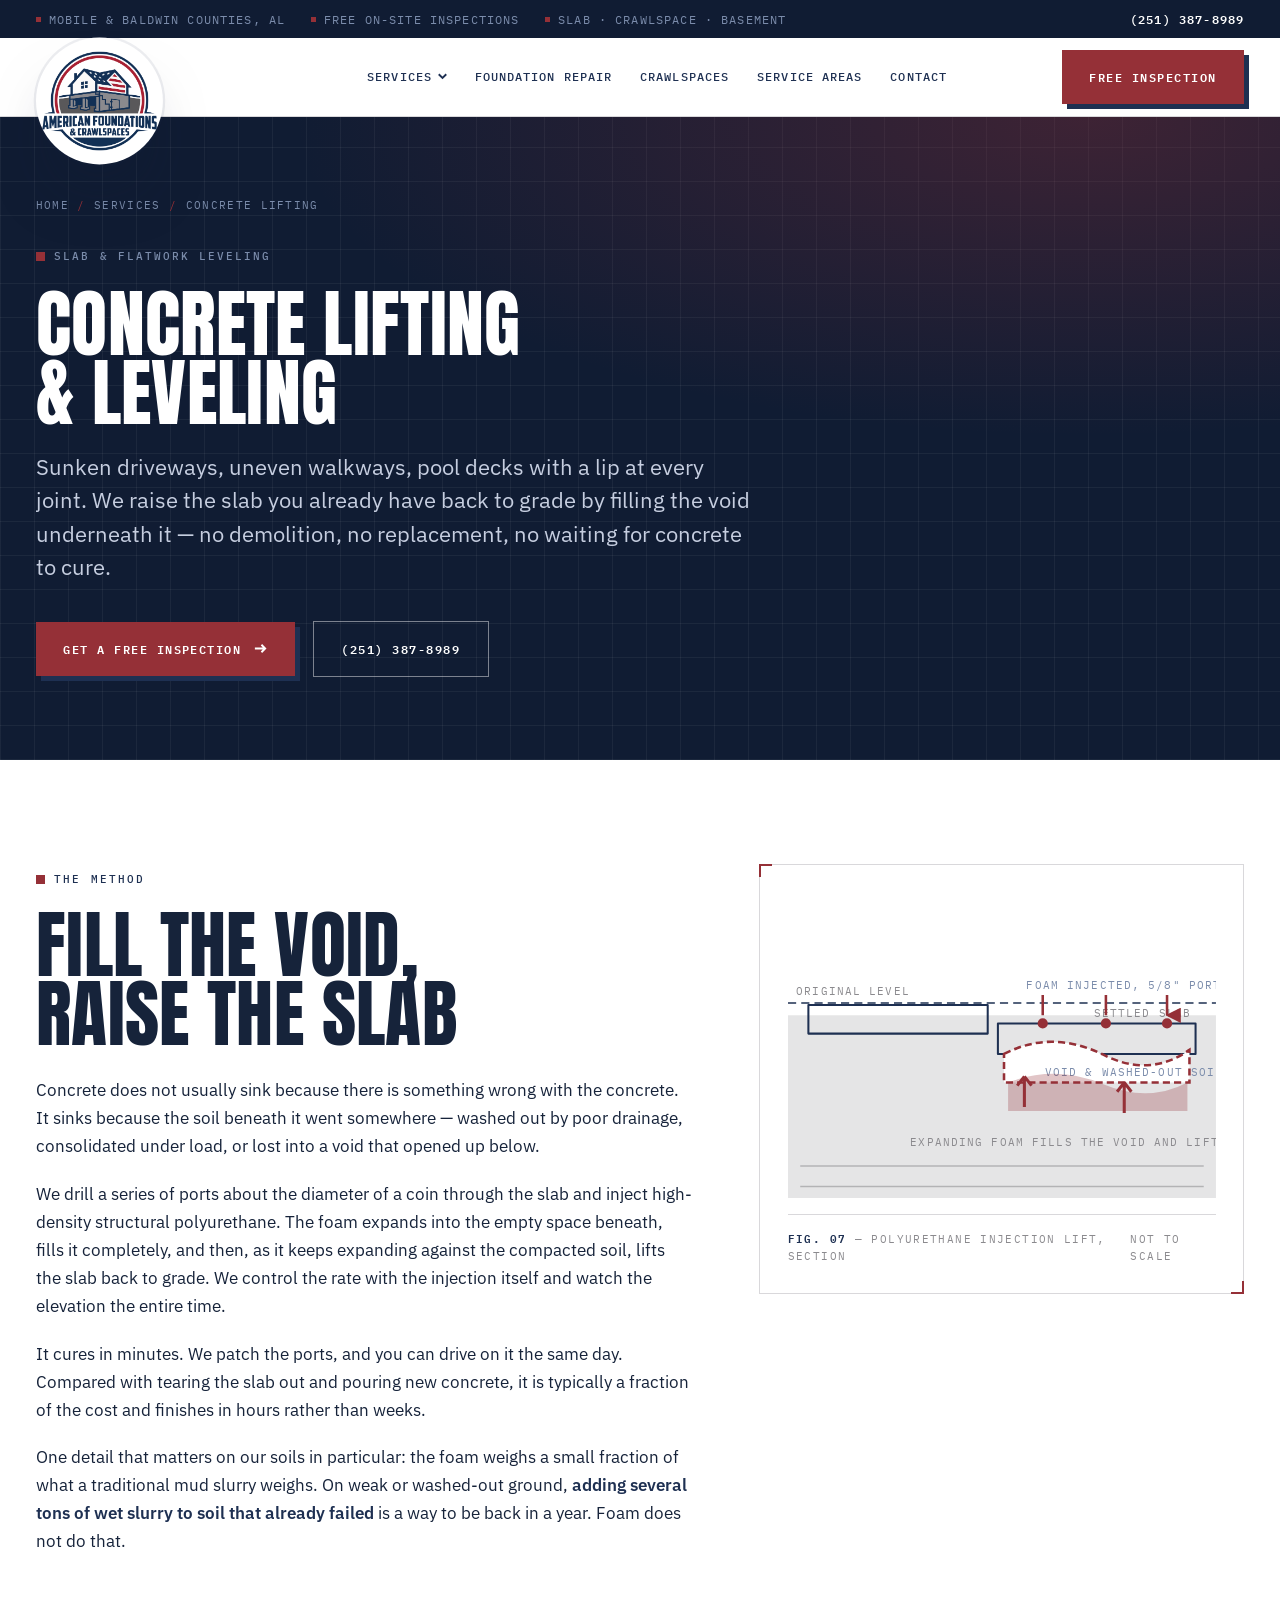
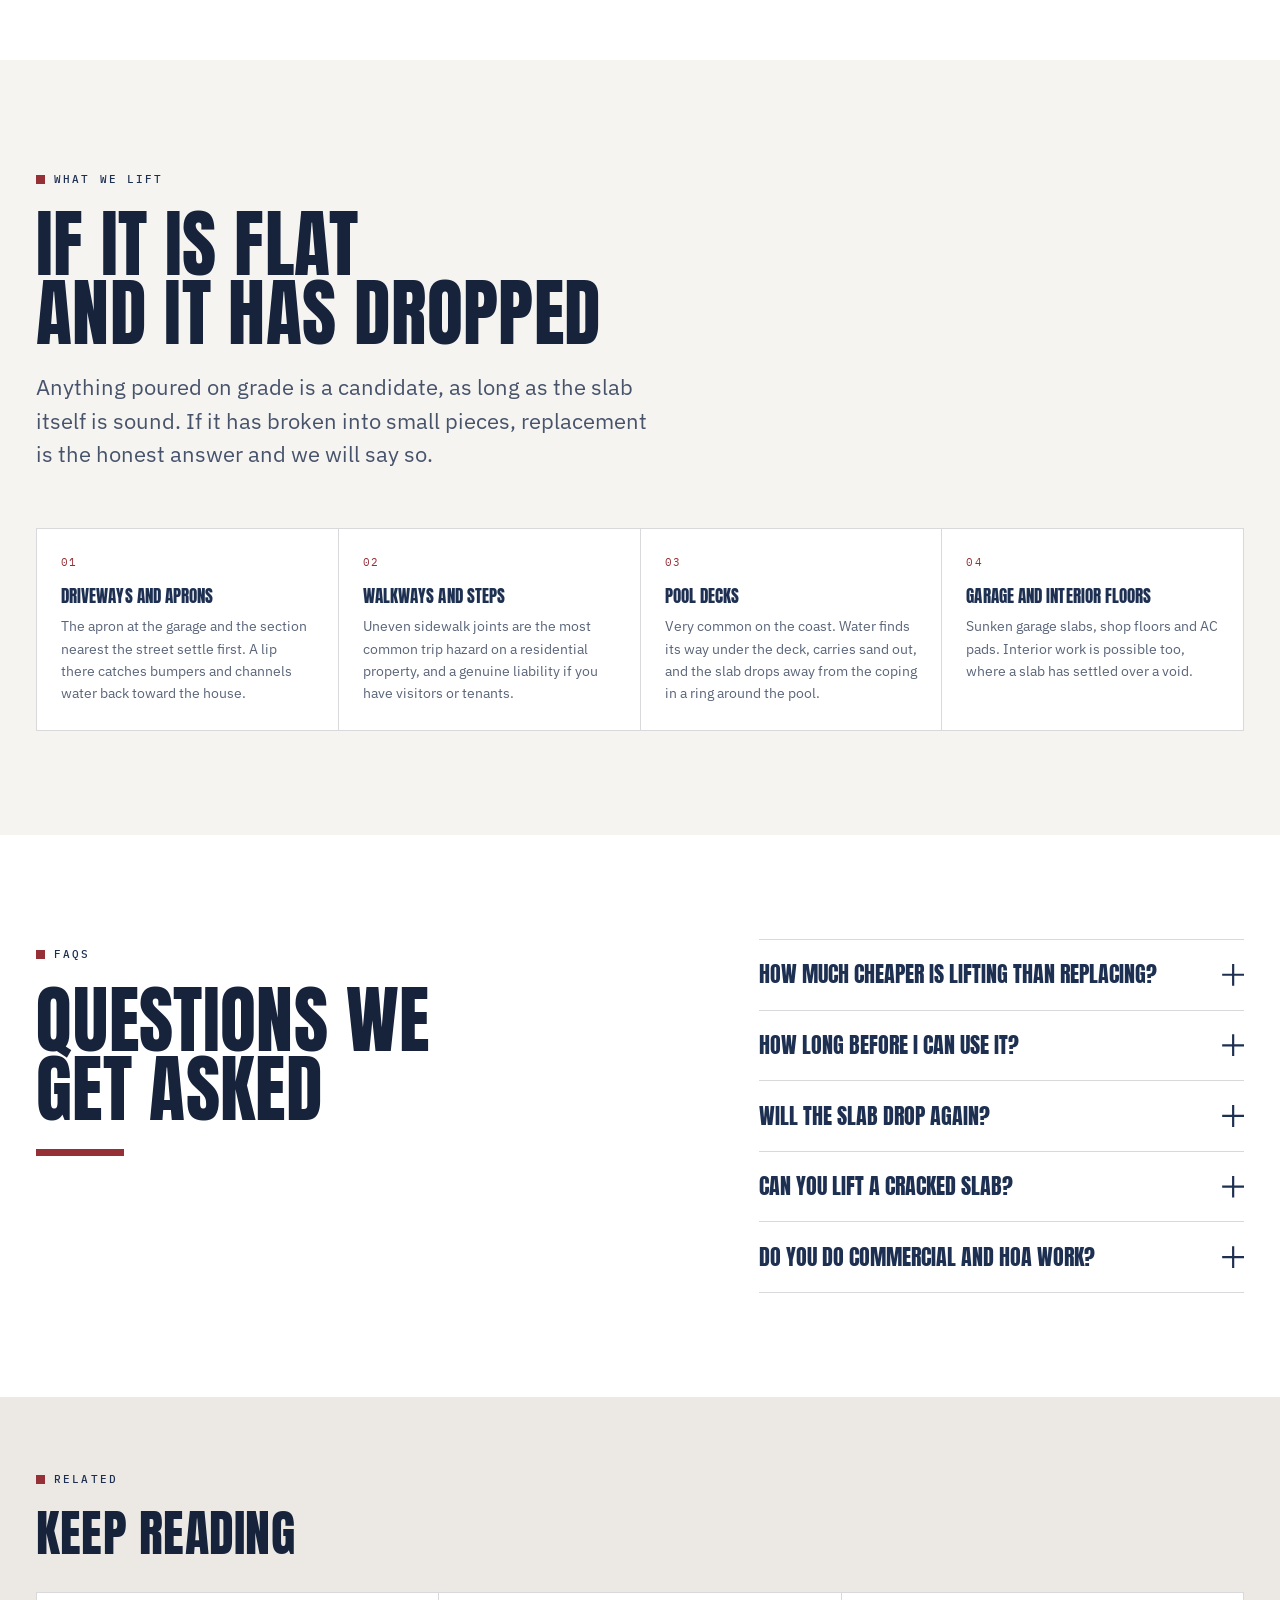
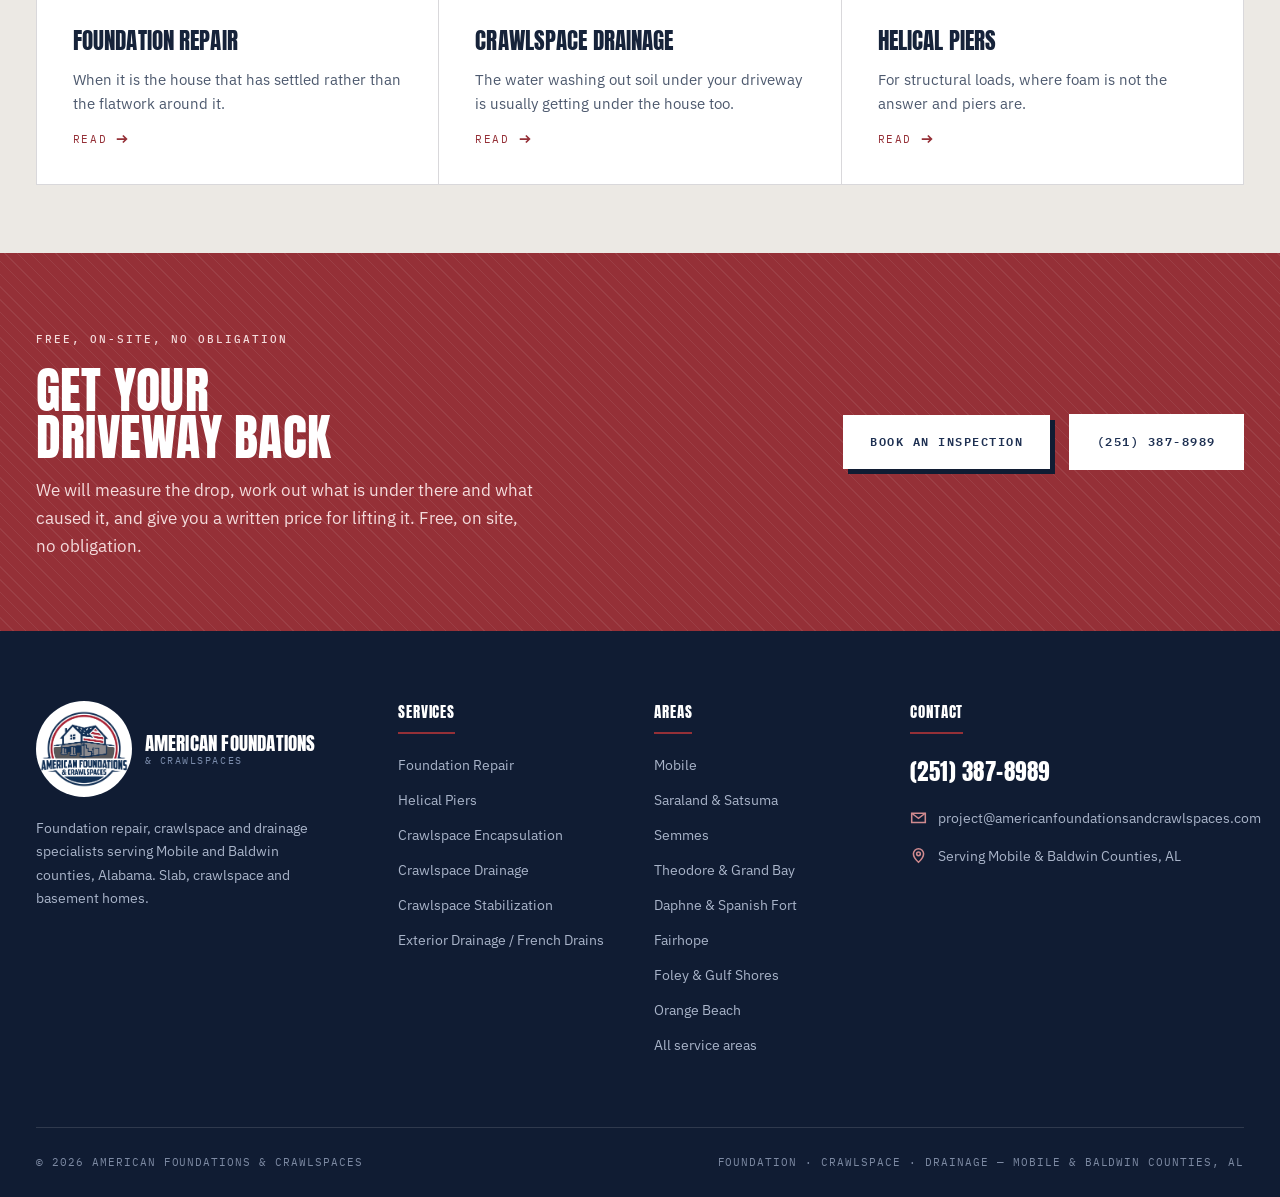
<file: concrete-lifting.html>
<!DOCTYPE html>
<html lang="en">
<head>
<meta charset="utf-8">
<meta name="viewport" content="width=device-width, initial-scale=1">
<title>Concrete Lifting &amp; Leveling in Mobile &amp; Baldwin, AL</title>
<meta name="description" content="Sunken driveways, walkways, patios and pool decks raised back to grade by polyurethane injection in Mobile and Baldwin counties, AL. No demolition.">
<link rel="canonical" href="https://www.americanfoundationsandcrawlspaces.com/concrete-lifting">
<!-- Hidden for now: not linked from the site and kept out of search. Remove this robots tag and restore links to bring the page back. -->
<meta name="robots" content="noindex, follow">
<meta name="theme-color" content="#1e3052">
<meta property="og:type" content="article">
<meta property="og:title" content="Concrete Lifting &amp; Leveling in Mobile &amp; Baldwin, AL">
<meta property="og:description" content="Sunken slabs raised back to grade by foam injection. No demolition, no cure time, same-day use.">
<link rel="icon" href="assets/img/favicon.svg" type="image/svg+xml">
<link rel="preload" href="assets/fonts/anton-400.woff2" as="font" type="font/woff2" crossorigin>
<link rel="preload" href="assets/fonts/ibm-plex-sans-400.woff2" as="font" type="font/woff2" crossorigin>
<link rel="stylesheet" href="assets/css/fonts.css">
<link rel="stylesheet" href="assets/css/styles.css">
</head>
<body>
<a class="skip-link" href="#main">Skip to content</a>

<div class="topbar">
  <div class="wrap topbar__inner">
    <ul class="topbar__list">
      <li>Mobile &amp; Baldwin Counties, AL</li>
      <li>Free on-site inspections</li>
      <li>Slab &middot; Crawlspace &middot; Basement</li>
    </ul>
    <a class="topbar__phone" href="tel:+12513878989">(251) 387-8989</a>
  </div>
</div>

<header class="site-header">
  <nav class="wrap nav" aria-label="Main">
    <a class="brand" href="/">
      <span class="brand__disc">
        <img src="assets/img/amerfclogo.png" width="850" height="850" alt="American Foundations &amp; Crawlspaces" fetchpriority="high" decoding="async">
      </span>
      <span class="brand__text" aria-hidden="true">
        <span class="brand__name">American Foundations</span>
        <span class="brand__sub">&amp; Crawlspaces</span>
      </span>
    </a>
    <ul class="nav__links">
      <li class="nav__item">
        <a href="/#services">Services
          <svg class="nav__caret" viewBox="0 0 12 8" aria-hidden="true"><path d="M1 1l5 5 5-5"/></svg>
        </a>
        <ul class="nav__panel">
          <li><a href="/foundation-repair">Foundation Repair</a></li>
          <li><a href="/helical-piers">Helical Piers</a></li>
          <li><a href="/crawlspace-encapsulation">Crawlspace Encapsulation</a></li>
          <li><a href="/crawlspace-drainage">Crawlspace Drainage</a></li>
          <li><a href="/crawlspace-stabilization">Crawlspace Stabilization</a></li>
          <li><a href="/exterior-drainage">Exterior Drainage / French Drains</a></li>
        </ul>
      </li>
      <li><a href="/foundation-repair">Foundation Repair</a></li>
      <li><a href="/crawlspace-encapsulation">Crawlspaces</a></li>
      <li><a href="/service-areas">Service Areas</a></li>
      <li><a href="/contact">Contact</a></li>
    </ul>
    <a class="btn nav__cta" href="/contact">Free Inspection</a>
    <button class="nav__toggle" data-nav-toggle aria-expanded="false" aria-controls="mobile-drawer">
      <span></span><span></span><span></span>
      <span class="visually-hidden">Menu</span>
    </button>
  </nav>
</header>

<div class="drawer" id="mobile-drawer">
  <div class="wrap">
    <ul>
      <li><a href="/foundation-repair">Foundation Repair</a></li>
      <li><a href="/helical-piers">Helical Piers</a></li>
      <li><a href="/crawlspace-encapsulation">Crawlspace Encapsulation</a></li>
      <li><a href="/crawlspace-drainage">Crawlspace Drainage</a></li>
      <li><a href="/crawlspace-stabilization">Crawlspace Stabilization</a></li>
      <li><a href="/exterior-drainage">Exterior Drainage / French Drains</a></li>
      <li><a href="/service-areas">Service Areas</a></li>
      <li><a href="/contact">Contact</a></li>
    </ul>
    <a class="btn" href="/contact">Get a Free Inspection</a>
  </div>
</div>

<main id="main">

  <section class="page-hero">
    <div class="wrap">
      <ol class="crumbs">
        <li><a href="/">Home</a></li>
        <li><a href="/#services">Services</a></li>
        <li>Concrete Lifting</li>
      </ol>
      <span class="tag tag--light">Slab &amp; flatwork leveling</span>
      <h1>Concrete Lifting<br>&amp; Leveling</h1>
      <p class="lede">Sunken driveways, uneven walkways, pool decks with a lip at every joint. We raise the slab you already have back to grade by filling the void underneath it &mdash; no demolition, no replacement, no waiting for concrete to cure.</p>
      <div class="btn-row">
        <a class="btn" href="/contact">Get a Free Inspection <svg viewBox="0 0 16 16" fill="none" stroke="currentColor" stroke-width="2" aria-hidden="true"><path d="M2 8h11M9 4l4 4-4 4"/></svg></a>
        <a class="btn btn--ghost-light" href="tel:+12513878989">(251) 387-8989</a>
      </div>
    </div>
  </section>

  <section class="section section--white">
    <div class="wrap split split--wide-left split--top">
      <div class="prose">
        <span class="tag" data-reveal>The method</span>
        <h2 data-reveal style="margin-top:1.1rem;margin-bottom:1.75rem">Fill the void,<br>raise the slab</h2>
        <p data-reveal>
          Concrete does not usually sink because there is something wrong with the
          concrete. It sinks because the soil beneath it went somewhere &mdash;
          washed out by poor drainage, consolidated under load, or lost into a void
          that opened up below.
        </p>
        <p data-reveal>
          We drill a series of ports about the diameter of a coin through the slab and
          inject high-density structural polyurethane. The foam expands into the empty
          space beneath, fills it completely, and then, as it keeps expanding against
          the compacted soil, lifts the slab back to grade. We control the rate with
          the injection itself and watch the elevation the entire time.
        </p>
        <p data-reveal>
          It cures in minutes. We patch the ports, and you can drive on it the same
          day. Compared with tearing the slab out and pouring new concrete, it is
          typically a fraction of the cost and finishes in hours rather than weeks.
        </p>
        <p data-reveal>
          One detail that matters on our soils in particular: the foam weighs a small
          fraction of what a traditional mud slurry weighs. On weak or washed-out
          ground, <strong>adding several tons of wet slurry to soil that already
          failed</strong> is a way to be back in a year. Foam does not do that.
        </p>
      </div>
      <figure class="figure marks" data-reveal>
        <svg viewBox="0 0 420 300" role="img" aria-labelledby="f-li-t f-li-d">
          <title id="f-li-t">Concrete lifting by polyurethane injection</title>
          <desc id="f-li-d">A settled concrete slab with a void beneath it. Structural polyurethane foam is injected through small ports, filling the void and raising the slab back to its original grade.</desc>
          <rect x="0" y="120" width="420" height="180" fill="#8b8a8e" opacity="0.22"/>

          <!-- Original grade reference -->
          <path d="M0 108 H420" stroke="#1e3052" stroke-width="1.5" stroke-dasharray="8 5"/>
          <text class="dwg-label dwg-label--dark" x="8" y="100">Original level</text>

          <!-- Slabs: left at level, right settled -->
          <path class="dwg-line" d="M20 110 H196 V138 H20 Z" fill="#ffffff" stroke-width="2.5"/>
          <path class="dwg-line" d="M206 128 H400 V158 H206 Z" fill="#ffffff" stroke-width="2.5"/>
          <text class="dwg-label dwg-label--dark" x="300" y="122">Settled slab</text>

          <!-- Void -->
          <path d="M212 158 q46 -24 96 0 q46 24 86 -4 V186 H212 Z" fill="#ffffff" stroke="#953037"
                stroke-width="2.5" stroke-dasharray="7 4"/>
          <text class="dwg-label" x="252" y="180" fill="#953037">Void &amp; washed-out soil</text>

          <!-- Injection ports -->
          <g fill="#953037">
            <circle cx="250" cy="128" r="5"/>
            <circle cx="312" cy="128" r="5"/>
            <circle cx="372" cy="128" r="5"/>
          </g>
          <path d="M250 100 v20 M312 100 v20 M372 100 v20" stroke="#953037" stroke-width="2.5" marker-end="url(#inj)"/>
          <defs>
            <marker id="inj" viewBox="0 0 10 10" refX="5" refY="9" markerWidth="6" markerHeight="6" orient="auto">
              <path d="M0 0 L10 0 L5 10 z" fill="#953037"/>
            </marker>
          </defs>
          <text class="dwg-label" x="234" y="94" fill="#953037">Foam injected, 5/8&quot; ports</text>

          <!-- Lift arrows -->
          <g stroke="#953037" stroke-width="3" fill="none">
            <path d="M232 210 v-30 M232 180 l-7 9 M232 180 l7 9"/>
            <path d="M330 216 v-30 M330 186 l-7 9 M330 186 l7 9"/>
          </g>

          <!-- Foam fill -->
          <path d="M216 186 q48 -18 94 2 q44 18 82 -2 V214 H216 Z" fill="#953037" opacity="0.28"/>
          <text class="dwg-label dwg-label--dark" x="120" y="248">Expanding foam fills the void and lifts the slab</text>
          <g stroke="#8b8a8e" stroke-opacity="0.55" stroke-width="1.4">
            <path d="M12 268 h396 M12 288 h396"/>
          </g>
        </svg>
        <figcaption class="figure__caption">
          <span><b>Fig. 07</b> &mdash; Polyurethane injection lift, section</span>
          <span>Not to scale</span>
        </figcaption>
      </figure>
    </div>
  </section>

  <section class="section">
    <div class="wrap">
      <div class="section-head">
        <span class="tag" data-reveal>What we lift</span>
        <h2 data-reveal>If it is flat<br>and it has dropped</h2>
        <p data-reveal>Anything poured on grade is a candidate, as long as the slab itself is sound. If it has broken into small pieces, replacement is the honest answer and we will say so.</p>
      </div>
      <div class="signs">
        <div class="sign" data-reveal>
          <span class="sign__n">01</span>
          <h4>Driveways and aprons</h4>
          <p>The apron at the garage and the section nearest the street settle first. A lip there catches bumpers and channels water back toward the house.</p>
        </div>
        <div class="sign" data-reveal>
          <span class="sign__n">02</span>
          <h4>Walkways and steps</h4>
          <p>Uneven sidewalk joints are the most common trip hazard on a residential property, and a genuine liability if you have visitors or tenants.</p>
        </div>
        <div class="sign" data-reveal>
          <span class="sign__n">03</span>
          <h4>Pool decks</h4>
          <p>Very common on the coast. Water finds its way under the deck, carries sand out, and the slab drops away from the coping in a ring around the pool.</p>
        </div>
        <div class="sign" data-reveal>
          <span class="sign__n">04</span>
          <h4>Garage and interior floors</h4>
          <p>Sunken garage slabs, shop floors and AC pads. Interior work is possible too, where a slab has settled over a void.</p>
        </div>
      </div>
    </div>
  </section>

  <section class="section section--white">
    <div class="wrap split split--wide-left split--top">
      <div>
        <span class="tag" data-reveal>FAQs</span>
        <h2 data-reveal style="margin-top:1.1rem">Questions we<br>get asked</h2>
        <span class="slab" data-reveal></span>
      </div>
      <div class="faq" data-accordion data-reveal>
        <details>
          <summary>How much cheaper is lifting than replacing?</summary>
          <div class="faq__body">
            <p>Lifting is normally a substantial saving against removal and replacement, and the difference grows on larger areas and on hard-to-access slabs. The exact figure depends on the size of the slab, how far it has to come up and how much void there is to fill, which is why we measure before quoting.</p>
            <p>There is a second saving people forget: no demolition means no damaged landscaping, no heavy equipment across your lawn, and no dumpster in the driveway for a week.</p>
          </div>
        </details>
        <details>
          <summary>How long before I can use it?</summary>
          <div class="faq__body">
            <p>The foam reaches most of its strength within about fifteen minutes. Walkways are usable immediately, and driveways will take vehicle traffic the same day, usually within the hour. There is no cure period like new concrete, which needs days before it takes a car.</p>
          </div>
        </details>
        <details>
          <summary>Will the slab drop again?</summary>
          <div class="faq__body">
            <p>Not because of the foam, which does not wash out, compress or break down. It can drop again if whatever removed the original soil is still active.</p>
            <p>If we look at your slab and conclude that lifting will not hold, we will tell you that rather than take the work.</p>
          </div>
        </details>
        <details>
          <summary>Can you lift a cracked slab?</summary>
          <div class="faq__body">
            <p>Often, yes. A slab with a few cracks can usually be lifted. What we cannot do much with is a slab that has already broken into many small pieces or has badly spalled, deteriorated concrete &mdash; at that point there is nothing structurally continuous left to lift, and replacement is the right call.</p>
          </div>
        </details>
        <details>
          <summary>Do you do commercial and HOA work?</summary>
          <div class="faq__body">
            <p>Yes. Sidewalk trip hazards, parking areas, warehouse floors, loading docks and condominium and pool decks are all common jobs for us. Because the work is fast and does not require closing an area for days, it suits properties that cannot afford long shutdowns.</p>
          </div>
        </details>
      </div>
    </div>
  </section>

  <section class="section section--tight section--paper2">
    <div class="wrap">
      <span class="tag" data-reveal>Related</span>
      <h2 data-reveal style="margin-top:1.1rem;font-size:var(--step-3)">Keep reading</h2>
      <div class="tiles grid grid--3" data-reveal style="margin-top:2.25rem">
        <a class="tile" href="/foundation-repair">
          <h3>Foundation Repair</h3>
          <p>When it is the house that has settled rather than the flatwork around it.</p>
          <span class="tile__more">Read <svg viewBox="0 0 16 16" fill="none" stroke="currentColor" stroke-width="2" aria-hidden="true"><path d="M2 8h11M9 4l4 4-4 4"/></svg></span>
        </a>
        <a class="tile" href="/crawlspace-drainage">
          <h3>Crawlspace Drainage</h3>
          <p>The water washing out soil under your driveway is usually getting under the house too.</p>
          <span class="tile__more">Read <svg viewBox="0 0 16 16" fill="none" stroke="currentColor" stroke-width="2" aria-hidden="true"><path d="M2 8h11M9 4l4 4-4 4"/></svg></span>
        </a>
        <a class="tile" href="/helical-piers">
          <h3>Helical Piers</h3>
          <p>For structural loads, where foam is not the answer and piers are.</p>
          <span class="tile__more">Read <svg viewBox="0 0 16 16" fill="none" stroke="currentColor" stroke-width="2" aria-hidden="true"><path d="M2 8h11M9 4l4 4-4 4"/></svg></span>
        </a>
      </div>
    </div>
  </section>

  <section class="band">
    <div class="wrap band__inner">
      <div>
        <span class="tag tag--plain" style="color:#f4dcdd">Free, on-site, no obligation</span>
        <h2 style="margin-top:1rem">Get your<br>driveway back</h2>
        <p>We will measure the drop, work out what is under there and what caused it, and give you a written price for lifting it. Free, on site, no obligation.</p>
      </div>
      <div class="btn-row">
        <a class="btn" href="/contact">Book an Inspection</a>
        <a class="btn btn--ghost-light" href="tel:+12513878989">(251) 387-8989</a>
      </div>
    </div>
  </section>

</main>

<footer class="site-footer">
  <div class="wrap footer">
    <div class="footer__top">
      <div class="footer__brand">
        <a class="brand brand--light" href="/">
          <span class="brand__disc">
            <img src="assets/img/amerfclogo.png" width="850" height="850" alt="" loading="lazy" decoding="async">
          </span>
          <span class="brand__text">
            <span class="brand__name">American Foundations</span>
            <span class="brand__sub">&amp; Crawlspaces</span>
          </span>
        </a>
        <p>
          Foundation repair, crawlspace and drainage specialists serving Mobile and
          Baldwin counties, Alabama. Slab, crawlspace and basement homes.
        </p>
      </div>
      <div>
        <h4>Services</h4>
        <ul>
          <li><a href="/foundation-repair">Foundation Repair</a></li>
          <li><a href="/helical-piers">Helical Piers</a></li>
          <li><a href="/crawlspace-encapsulation">Crawlspace Encapsulation</a></li>
          <li><a href="/crawlspace-drainage">Crawlspace Drainage</a></li>
          <li><a href="/crawlspace-stabilization">Crawlspace Stabilization</a></li>
          <li><a href="/exterior-drainage">Exterior Drainage / French Drains</a></li>
        </ul>
      </div>
      <div>
        <h4>Areas</h4>
        <ul>
          <li><a href="/service-areas">Mobile</a></li>
          <li><a href="/service-areas">Saraland &amp; Satsuma</a></li>
          <li><a href="/service-areas">Semmes</a></li>
          <li><a href="/service-areas">Theodore &amp; Grand Bay</a></li>
          <li><a href="/service-areas">Daphne &amp; Spanish Fort</a></li>
          <li><a href="/service-areas">Fairhope</a></li>
          <li><a href="/service-areas">Foley &amp; Gulf Shores</a></li>
          <li><a href="/service-areas">Orange Beach</a></li>
          <li><a href="/service-areas">All service areas</a></li>
        </ul>
      </div>
      <div>
        <h4>Contact</h4>
        <address class="footer__contact">
          <!-- PLACEHOLDER EMAIL — replace before launch. See README. -->
          <a class="footer__phone" href="tel:+12513878989">(251) 387-8989</a>
          <a href="mailto:project@americanfoundationsandcrawlspaces.com">
            <svg viewBox="0 0 20 20" fill="none" stroke="currentColor" stroke-width="1.8" aria-hidden="true"><path d="M2 5h16v11H2z"/><path d="M2 5l8 6 8-6"/></svg>
            project@americanfoundationsandcrawlspaces.com
          </a>
          <a href="/service-areas">
            <svg viewBox="0 0 20 20" fill="none" stroke="currentColor" stroke-width="1.8" aria-hidden="true"><path d="M10 18s6-5.4 6-10A6 6 0 0 0 4 8c0 4.6 6 10 6 10z"/><circle cx="10" cy="8" r="2.2"/></svg>
            Serving Mobile &amp; Baldwin Counties, AL
          </a>
        </address>
      </div>
    </div>
    <div class="footer__meta">
      <span>&copy; <span data-year>2026</span> American Foundations &amp; Crawlspaces</span>
      <span>Foundation &middot; Crawlspace &middot; Drainage &mdash; Mobile &amp; Baldwin Counties, AL</span>
    </div>
  </div>
</footer>

<div class="callbar">
  <a href="tel:+12513878989">Call Now</a>
  <a href="/contact">Free Inspection</a>
</div>

<script src="assets/js/main.js" defer></script>

<script type="application/ld+json">
{
  "@context": "https://schema.org",
  "@type": "Service",
  "serviceType": "Concrete lifting and leveling",
  "provider": {
    "@type": "HomeAndConstructionBusiness",
    "name": "American Foundations & Crawlspaces",
    "telephone": "+1-251-387-8989"
  },
  "areaServed": [
    {
      "@type": "City",
      "name": "Mobile"
    },
    {
      "@type": "AdministrativeArea",
      "name": "Mobile County, Alabama"
    },
    {
      "@type": "AdministrativeArea",
      "name": "Baldwin County, Alabama"
    }
  ],
  "description": "Raising sunken concrete driveways, sidewalks, patios, pool decks and garage floors by polyurethane injection in Mobile and Baldwin counties, Alabama."
}
</script>

<script type="application/ld+json">
{
  "@context": "https://schema.org",
  "@type": "FAQPage",
  "mainEntity": [
    {
      "@type": "Question",
      "name": "How much cheaper is lifting than replacing?",
      "acceptedAnswer": {
        "@type": "Answer",
        "text": "Lifting is normally a substantial saving against removal and replacement, and the difference grows on larger areas and on hard-to-access slabs. The exact figure depends on the size of the slab, how far it has to come up and how much void there is to fill, which is why we measure before quoting. There is a second saving people forget: no demolition means no damaged landscaping, no heavy equipment across your lawn, and no dumpster in the driveway for a week."
      }
    },
    {
      "@type": "Question",
      "name": "How long before I can use it?",
      "acceptedAnswer": {
        "@type": "Answer",
        "text": "The foam reaches most of its strength within about fifteen minutes. Walkways are usable immediately, and driveways will take vehicle traffic the same day, usually within the hour. There is no cure period like new concrete, which needs days before it takes a car."
      }
    },
    {
      "@type": "Question",
      "name": "Will the slab drop again?",
      "acceptedAnswer": {
        "@type": "Answer",
        "text": "Not because of the foam, which does not wash out, compress or break down. It can drop again if whatever removed the original soil is still active. If we look at your slab and conclude that lifting will not hold, we will tell you that rather than take the work."
      }
    },
    {
      "@type": "Question",
      "name": "Can you lift a cracked slab?",
      "acceptedAnswer": {
        "@type": "Answer",
        "text": "Often, yes. A slab with a few cracks can usually be lifted. What we cannot do much with is a slab that has already broken into many small pieces or has badly spalled, deteriorated concrete &mdash; at that point there is nothing structurally continuous left to lift, and replacement is the right call."
      }
    },
    {
      "@type": "Question",
      "name": "Do you do commercial and HOA work?",
      "acceptedAnswer": {
        "@type": "Answer",
        "text": "Yes. Sidewalk trip hazards, parking areas, warehouse floors, loading docks and condominium and pool decks are all common jobs for us. Because the work is fast and does not require closing an area for days, it suits properties that cannot afford long shutdowns."
      }
    }
  ]
}
</script>

</body>
</html>
</file>
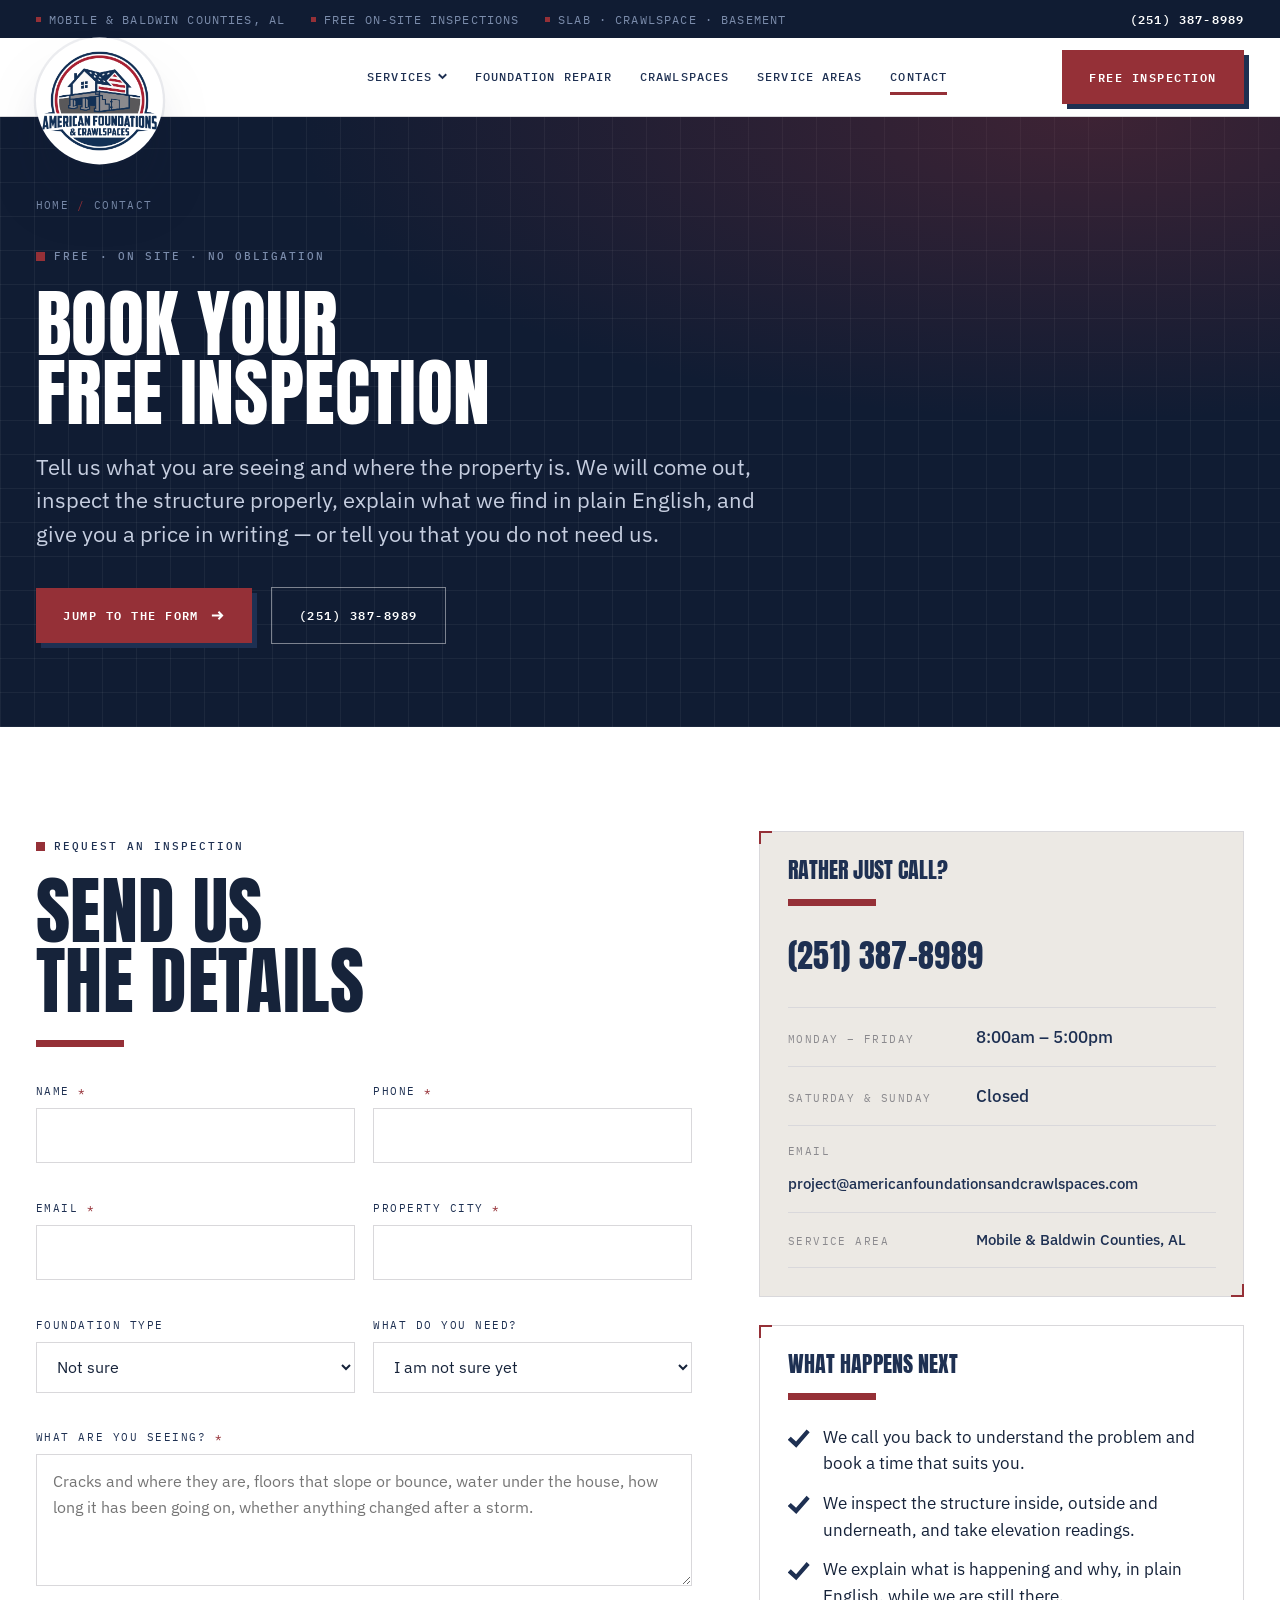
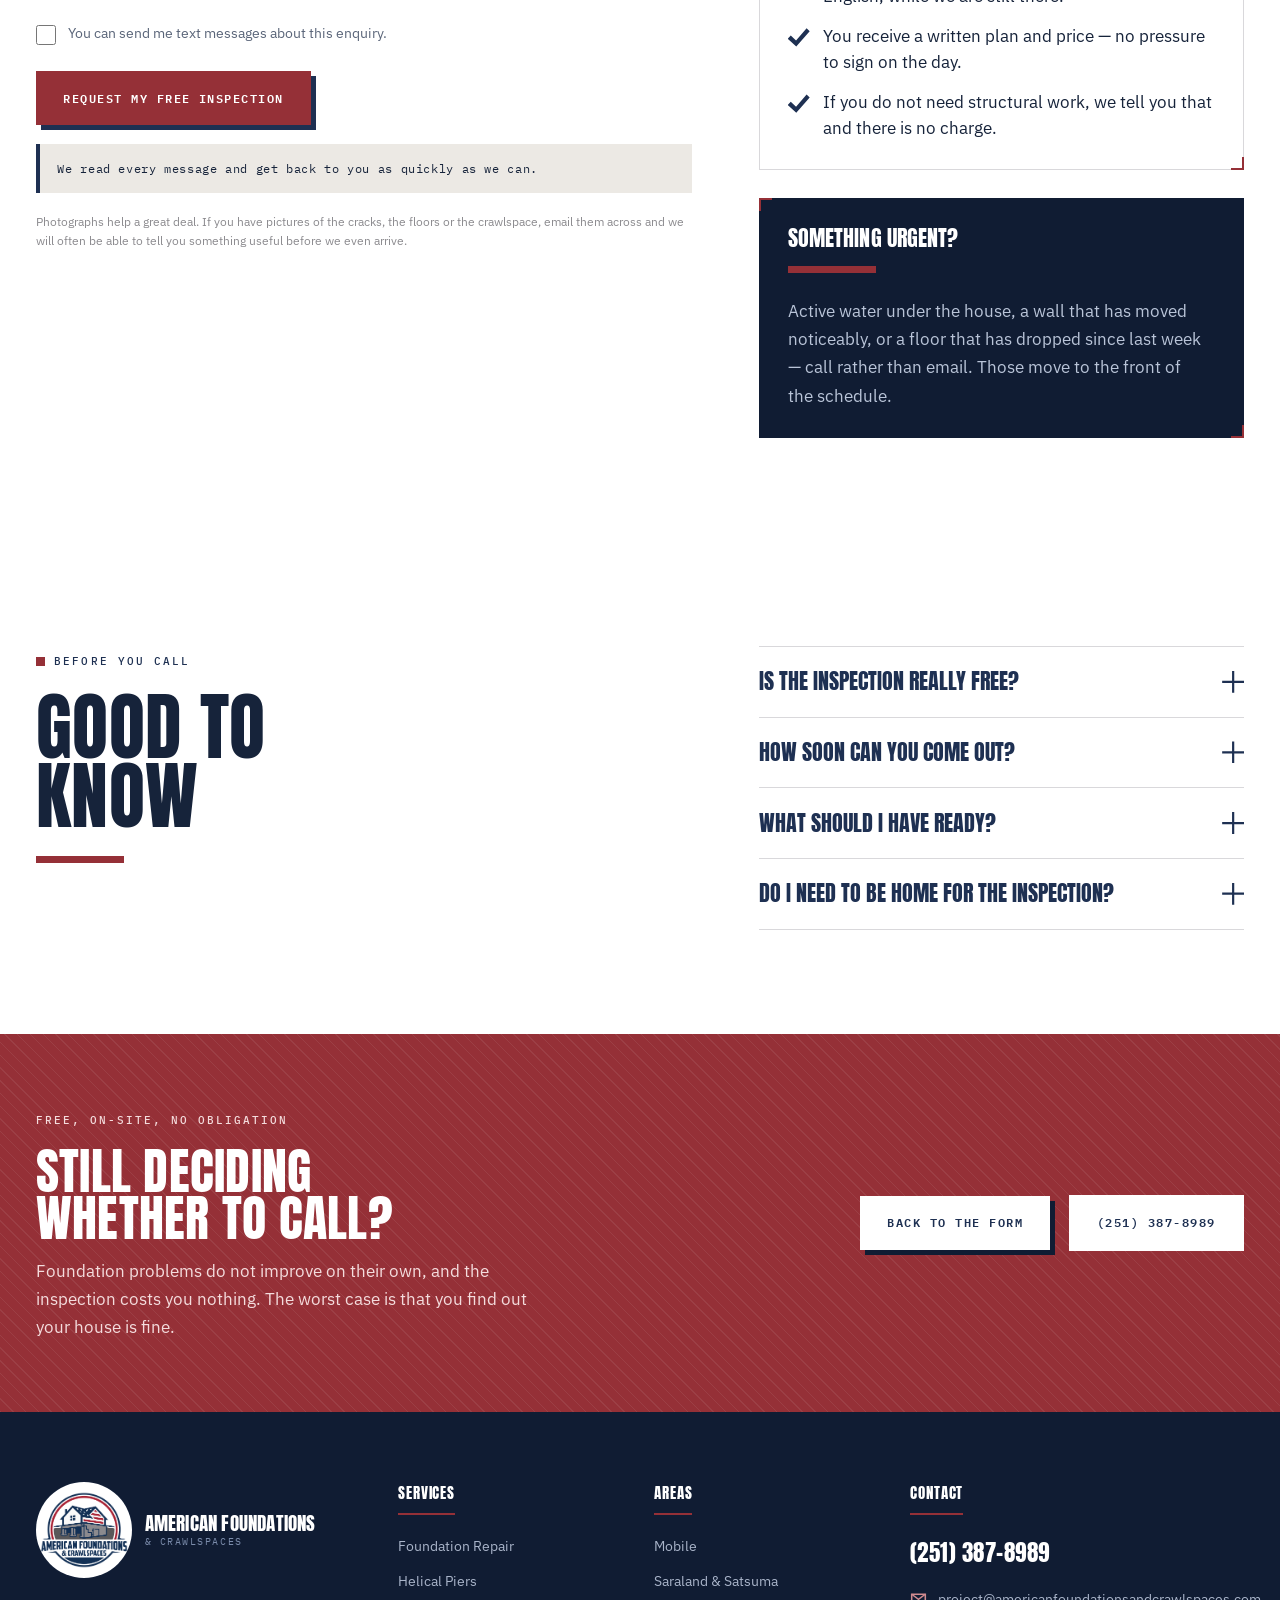
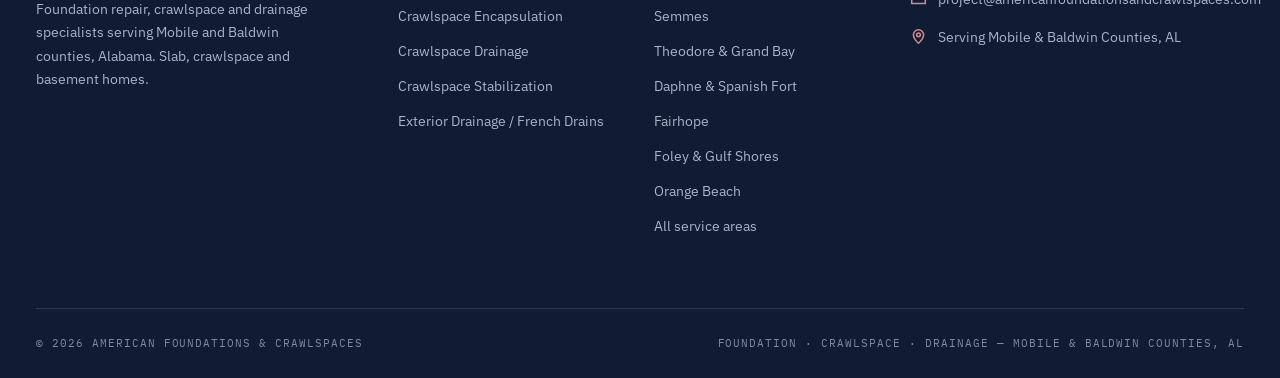
<file: contact.html>
<!DOCTYPE html>
<html lang="en">
<head>
<meta charset="utf-8">
<meta name="viewport" content="width=device-width, initial-scale=1">
<title>Contact Us | Free Foundation Inspection in Mobile &amp; Baldwin, AL</title>
<meta name="description" content="Request a free foundation or crawlspace inspection across Mobile and Baldwin counties, Alabama — Mobile, Daphne, Fairhope, Foley, Gulf Shores.">
<link rel="canonical" href="https://www.americanfoundationsandcrawlspaces.com/contact">
<meta name="theme-color" content="#1e3052">
<meta property="og:type" content="article">
<meta property="og:title" content="Contact American Foundations &amp; Crawlspaces">
<meta property="og:description" content="Book a free, no-obligation foundation or crawlspace inspection across Mobile and Baldwin counties, Alabama.">
<link rel="icon" href="assets/img/favicon.svg" type="image/svg+xml">
<link rel="preload" href="assets/fonts/anton-400.woff2" as="font" type="font/woff2" crossorigin>
<link rel="preload" href="assets/fonts/ibm-plex-sans-400.woff2" as="font" type="font/woff2" crossorigin>
<link rel="stylesheet" href="assets/css/fonts.css">
<link rel="stylesheet" href="assets/css/styles.css">
</head>
<body>
<a class="skip-link" href="#main">Skip to content</a>

<div class="topbar">
  <div class="wrap topbar__inner">
    <ul class="topbar__list">
      <li>Mobile &amp; Baldwin Counties, AL</li>
      <li>Free on-site inspections</li>
      <li>Slab &middot; Crawlspace &middot; Basement</li>
    </ul>
    <a class="topbar__phone" href="tel:+12513878989">(251) 387-8989</a>
  </div>
</div>

<header class="site-header">
  <nav class="wrap nav" aria-label="Main">
    <a class="brand" href="/">
      <span class="brand__disc">
        <img src="assets/img/amerfclogo.png" width="850" height="850" alt="American Foundations &amp; Crawlspaces" fetchpriority="high" decoding="async">
      </span>
      <span class="brand__text" aria-hidden="true">
        <span class="brand__name">American Foundations</span>
        <span class="brand__sub">&amp; Crawlspaces</span>
      </span>
    </a>
    <ul class="nav__links">
      <li class="nav__item">
        <a href="/#services">Services
          <svg class="nav__caret" viewBox="0 0 12 8" aria-hidden="true"><path d="M1 1l5 5 5-5"/></svg>
        </a>
        <ul class="nav__panel">
          <li><a href="/foundation-repair">Foundation Repair</a></li>
          <li><a href="/helical-piers">Helical Piers</a></li>
          <li><a href="/crawlspace-encapsulation">Crawlspace Encapsulation</a></li>
          <li><a href="/crawlspace-drainage">Crawlspace Drainage</a></li>
          <li><a href="/crawlspace-stabilization">Crawlspace Stabilization</a></li>
          <li><a href="/exterior-drainage">Exterior Drainage / French Drains</a></li>
        </ul>
      </li>
      <li><a href="/foundation-repair">Foundation Repair</a></li>
      <li><a href="/crawlspace-encapsulation">Crawlspaces</a></li>
      <li><a href="/service-areas">Service Areas</a></li>
      <li><a href="/contact" aria-current="page">Contact</a></li>
    </ul>
    <a class="btn nav__cta" href="/contact">Free Inspection</a>
    <button class="nav__toggle" data-nav-toggle aria-expanded="false" aria-controls="mobile-drawer">
      <span></span><span></span><span></span>
      <span class="visually-hidden">Menu</span>
    </button>
  </nav>
</header>

<div class="drawer" id="mobile-drawer">
  <div class="wrap">
    <ul>
      <li><a href="/foundation-repair">Foundation Repair</a></li>
      <li><a href="/helical-piers">Helical Piers</a></li>
      <li><a href="/crawlspace-encapsulation">Crawlspace Encapsulation</a></li>
      <li><a href="/crawlspace-drainage">Crawlspace Drainage</a></li>
      <li><a href="/crawlspace-stabilization">Crawlspace Stabilization</a></li>
      <li><a href="/exterior-drainage">Exterior Drainage / French Drains</a></li>
      <li><a href="/service-areas">Service Areas</a></li>
      <li><a href="/contact">Contact</a></li>
    </ul>
    <a class="btn" href="/contact">Get a Free Inspection</a>
  </div>
</div>

<main id="main">

  <section class="page-hero">
    <div class="wrap">
      <ol class="crumbs">
        <li><a href="/">Home</a></li>
        <li>Contact</li>
      </ol>
      <span class="tag tag--light">Free &middot; On site &middot; No obligation</span>
      <h1>Book Your<br>Free Inspection</h1>
      <p class="lede">Tell us what you are seeing and where the property is. We will come out, inspect the structure properly, explain what we find in plain English, and give you a price in writing &mdash; or tell you that you do not need us.</p>
      <div class="btn-row">
        <a class="btn" href="#request">Jump to the Form <svg viewBox="0 0 16 16" fill="none" stroke="currentColor" stroke-width="2" aria-hidden="true"><path d="M2 8h11M9 4l4 4-4 4"/></svg></a>
        <a class="btn btn--ghost-light" href="tel:+12513878989">(251) 387-8989</a>
      </div>
    </div>
  </section>

  <section class="section section--white">
    <div class="wrap split split--wide-left split--top">

      <div data-reveal>
        <span class="tag" id="request">Request an inspection</span>
        <h2 style="margin-top:1.1rem">Send us<br>the details</h2>
        <span class="slab"></span>

        <!-- FORM ACTION IS INTENTIONALLY EMPTY.
             Set action="https://..." (and method="POST") to your form handler —
             Formspree, Netlify Forms, your CRM endpoint, etc. Until then the
             script in assets/js/main.js validates the fields and tells the
             visitor to call instead of silently losing the enquiry. See README. -->
        <form class="form" data-estimate-form novalidate style="margin-top:2.25rem">
          <div class="form__row">
            <div class="field">
              <label for="name">Name <span class="req">*</span></label>
              <input type="text" id="name" name="name" autocomplete="name" required>
              <span class="field__error"></span>
            </div>
            <div class="field">
              <label for="phone">Phone <span class="req">*</span></label>
              <input type="tel" id="phone" name="phone" autocomplete="tel" required>
              <span class="field__error"></span>
            </div>
          </div>

          <div class="form__row">
            <div class="field">
              <label for="email">Email <span class="req">*</span></label>
              <input type="email" id="email" name="email" autocomplete="email" required>
              <span class="field__error"></span>
            </div>
            <div class="field">
              <label for="city">Property city <span class="req">*</span></label>
              <input type="text" id="city" name="city" autocomplete="address-level2" required>
              <span class="field__error"></span>
            </div>
          </div>

          <div class="form__row">
            <div class="field">
              <label for="foundation">Foundation type</label>
              <select id="foundation" name="foundation">
                <option value="">Not sure</option>
                <option>Slab on grade</option>
                <option>Crawlspace</option>
                <option>Basement</option>
                <option>Pilings / elevated</option>
              </select>
              <span class="field__error"></span>
            </div>
            <div class="field">
              <label for="service">What do you need?</label>
              <select id="service" name="service">
                <option value="">I am not sure yet</option>
                <option>Foundation repair or settlement</option>
                <option>Helical piers</option>
                <option>Crawlspace encapsulation</option>
                <option>Crawlspace drainage or water</option>
                <option>Sagging or uneven floors</option>
                <option>Exterior drainage / French drains</option>
                <option>Commercial or multi-property</option>
              </select>
              <span class="field__error"></span>
            </div>
          </div>

          <div class="field">
            <label for="message">What are you seeing? <span class="req">*</span></label>
            <textarea id="message" name="message" required
              placeholder="Cracks and where they are, floors that slope or bounce, water under the house, how long it has been going on, whether anything changed after a storm."></textarea>
            <span class="field__error"></span>
          </div>

          <label class="checkbox">
            <input type="checkbox" name="sms_consent" value="yes">
            <span>You can send me text messages about this enquiry.</span>
          </label>

          <div class="btn-row" style="margin-top:0.5rem">
            <button class="btn" type="submit">Request My Free Inspection</button>
          </div>

          <p class="form__status" data-form-status role="status" aria-live="polite">
            We read every message and get back to you as quickly as we can.
          </p>

          <p class="form__note">
            Photographs help a great deal. If you have pictures of the cracks, the
            floors or the crawlspace, email them across and we will often be able to
            tell you something useful before we even arrive.
          </p>
        </form>
      </div>

      <div data-reveal>
        <div class="figure marks" style="background:var(--paper-2)">
          <h3 style="color:var(--navy);font-size:1.35rem">Rather just call?</h3>
          <span class="slab" style="margin-top:1.1rem;margin-bottom:1.5rem"></span>
          <p style="margin-bottom:1.5rem">
            <a href="tel:+12513878989" style="font-family:var(--font-display);font-size:2rem;color:var(--navy);text-decoration:none;letter-spacing:0.01em">(251) 387-8989</a>
          </p>
          <dl class="specs">
            <!-- PLACEHOLDER HOURS — confirm or edit before launch. See README. -->
            <div class="specs__row"><dt>Monday &ndash; Friday</dt><dd>8:00am &ndash; 5:00pm</dd></div>
            <div class="specs__row"><dt>Saturday &amp; Sunday</dt><dd>Closed</dd></div>
            <div class="specs__row"><dt>Email</dt><dd style="font-size:0.92rem;word-break:break-word">project@americanfoundationsandcrawlspaces.com</dd></div>
            <div class="specs__row"><dt>Service area</dt><dd style="font-size:0.92rem">Mobile &amp; Baldwin Counties, AL</dd></div>
          </dl>
        </div>

        <div class="figure marks" style="margin-top:1.75rem">
          <h3 style="color:var(--navy);font-size:1.35rem">What happens next</h3>
          <span class="slab" style="margin-top:1.1rem;margin-bottom:1.5rem"></span>
          <ul class="check">
            <li>We call you back to understand the problem and book a time that suits you.</li>
            <li>We inspect the structure inside, outside and underneath, and take elevation readings.</li>
            <li>We explain what is happening and why, in plain English, while we are still there.</li>
            <li>You receive a written plan and price &mdash; no pressure to sign on the day.</li>
            <li>If you do not need structural work, we tell you that and there is no charge.</li>
          </ul>
        </div>

        <div class="figure marks" style="margin-top:1.75rem;background:var(--navy-900);color:#fff;border-color:var(--navy-900)">
          <h3 style="color:#fff;font-size:1.35rem">Something urgent?</h3>
          <span class="slab" style="margin-top:1.1rem;margin-bottom:1.5rem"></span>
          <p style="color:#b9c4d8">
            Active water under the house, a wall that has moved noticeably, or a floor
            that has dropped since last week &mdash; call rather than email. Those
            move to the front of the schedule.
          </p>
        </div>
      </div>

    </div>
  </section>

  <section class="section section--white">
    <div class="wrap split split--wide-left split--top">
      <div>
        <span class="tag" data-reveal>Before you call</span>
        <h2 data-reveal style="margin-top:1.1rem">Good to<br>know</h2>
        <span class="slab" data-reveal></span>
      </div>
      <div class="faq" data-accordion data-reveal>
        <details>
          <summary>Is the inspection really free?</summary>
          <div class="faq__body">
            <p>Yes, and there is no obligation attached to it. We come out, look at the structure properly, and tell you what we find. If it turns out you do not need structural work, that is the answer you get and it costs you nothing.</p>
            <p>We would rather be the company that told you honestly than the one that sold you piers you did not need.</p>
          </div>
        </details>
        <details>
          <summary>How soon can you come out?</summary>
          <div class="faq__body">
            <p>Usually within a few days, and sooner when the situation warrants it. If you have active water under the house or something that has moved noticeably in the last week, say so when you call and we will prioritise it.</p>
          </div>
        </details>
        <details>
          <summary>What should I have ready?</summary>
          <div class="faq__body">
            <p>Nothing formal. It helps if you can say roughly when you first noticed the problem, whether it has got worse, and whether anything changed around the same time &mdash; a storm season, a plumbing repair, new landscaping or drainage work nearby.</p>
            <p>Photographs are genuinely useful, especially of anything intermittent like water that only appears after heavy rain. If you have any prior inspection or engineering reports, bring those out too.</p>
          </div>
        </details>
        <details>
          <summary>Do I need to be home for the inspection?</summary>
          <div class="faq__body">
            <p>It is much better if you are. A good part of the value is the walkthrough at the end, where we show you what we found and answer questions on the spot. We also need interior access to check doors, floors and cracks properly, not just the exterior.</p>
          </div>
        </details>
      </div>
    </div>
  </section>

  <section class="band">
    <div class="wrap band__inner">
      <div>
        <span class="tag tag--plain" style="color:#f4dcdd">Free, on-site, no obligation</span>
        <h2 style="margin-top:1rem">Still deciding<br>whether to call?</h2>
        <p>Foundation problems do not improve on their own, and the inspection costs you nothing. The worst case is that you find out your house is fine.</p>
      </div>
      <div class="btn-row">
        <a class="btn" href="#request">Back to the Form</a>
        <a class="btn btn--ghost-light" href="tel:+12513878989">(251) 387-8989</a>
      </div>
    </div>
  </section>

</main>

<footer class="site-footer">
  <div class="wrap footer">
    <div class="footer__top">
      <div class="footer__brand">
        <a class="brand brand--light" href="/">
          <span class="brand__disc">
            <img src="assets/img/amerfclogo.png" width="850" height="850" alt="" loading="lazy" decoding="async">
          </span>
          <span class="brand__text">
            <span class="brand__name">American Foundations</span>
            <span class="brand__sub">&amp; Crawlspaces</span>
          </span>
        </a>
        <p>
          Foundation repair, crawlspace and drainage specialists serving Mobile and
          Baldwin counties, Alabama. Slab, crawlspace and basement homes.
        </p>
      </div>
      <div>
        <h4>Services</h4>
        <ul>
          <li><a href="/foundation-repair">Foundation Repair</a></li>
          <li><a href="/helical-piers">Helical Piers</a></li>
          <li><a href="/crawlspace-encapsulation">Crawlspace Encapsulation</a></li>
          <li><a href="/crawlspace-drainage">Crawlspace Drainage</a></li>
          <li><a href="/crawlspace-stabilization">Crawlspace Stabilization</a></li>
          <li><a href="/exterior-drainage">Exterior Drainage / French Drains</a></li>
        </ul>
      </div>
      <div>
        <h4>Areas</h4>
        <ul>
          <li><a href="/service-areas">Mobile</a></li>
          <li><a href="/service-areas">Saraland &amp; Satsuma</a></li>
          <li><a href="/service-areas">Semmes</a></li>
          <li><a href="/service-areas">Theodore &amp; Grand Bay</a></li>
          <li><a href="/service-areas">Daphne &amp; Spanish Fort</a></li>
          <li><a href="/service-areas">Fairhope</a></li>
          <li><a href="/service-areas">Foley &amp; Gulf Shores</a></li>
          <li><a href="/service-areas">Orange Beach</a></li>
          <li><a href="/service-areas">All service areas</a></li>
        </ul>
      </div>
      <div>
        <h4>Contact</h4>
        <address class="footer__contact">
          <!-- PLACEHOLDER EMAIL — replace before launch. See README. -->
          <a class="footer__phone" href="tel:+12513878989">(251) 387-8989</a>
          <a href="mailto:project@americanfoundationsandcrawlspaces.com">
            <svg viewBox="0 0 20 20" fill="none" stroke="currentColor" stroke-width="1.8" aria-hidden="true"><path d="M2 5h16v11H2z"/><path d="M2 5l8 6 8-6"/></svg>
            project@americanfoundationsandcrawlspaces.com
          </a>
          <a href="/service-areas">
            <svg viewBox="0 0 20 20" fill="none" stroke="currentColor" stroke-width="1.8" aria-hidden="true"><path d="M10 18s6-5.4 6-10A6 6 0 0 0 4 8c0 4.6 6 10 6 10z"/><circle cx="10" cy="8" r="2.2"/></svg>
            Serving Mobile &amp; Baldwin Counties, AL
          </a>
        </address>
      </div>
    </div>
    <div class="footer__meta">
      <span>&copy; <span data-year>2026</span> American Foundations &amp; Crawlspaces</span>
      <span>Foundation &middot; Crawlspace &middot; Drainage &mdash; Mobile &amp; Baldwin Counties, AL</span>
    </div>
  </div>
</footer>

<div class="callbar">
  <a href="tel:+12513878989">Call Now</a>
  <a href="/contact">Free Inspection</a>
</div>

<script src="assets/js/main.js" defer></script>

<script type="application/ld+json">
{
  "@context": "https://schema.org",
  "@type": "FAQPage",
  "mainEntity": [
    {
      "@type": "Question",
      "name": "Is the inspection really free?",
      "acceptedAnswer": {
        "@type": "Answer",
        "text": "Yes, and there is no obligation attached to it. We come out, look at the structure properly, and tell you what we find. If it turns out you do not need structural work, that is the answer you get and it costs you nothing. We would rather be the company that told you honestly than the one that sold you piers you did not need."
      }
    },
    {
      "@type": "Question",
      "name": "How soon can you come out?",
      "acceptedAnswer": {
        "@type": "Answer",
        "text": "Usually within a few days, and sooner when the situation warrants it. If you have active water under the house or something that has moved noticeably in the last week, say so when you call and we will prioritise it."
      }
    },
    {
      "@type": "Question",
      "name": "What should I have ready?",
      "acceptedAnswer": {
        "@type": "Answer",
        "text": "Nothing formal. It helps if you can say roughly when you first noticed the problem, whether it has got worse, and whether anything changed around the same time &mdash; a storm season, a plumbing repair, new landscaping or drainage work nearby. Photographs are genuinely useful, especially of anything intermittent like water that only appears after heavy rain. If you have any prior inspection or engineering reports, bring those out too."
      }
    },
    {
      "@type": "Question",
      "name": "Do I need to be home for the inspection?",
      "acceptedAnswer": {
        "@type": "Answer",
        "text": "It is much better if you are. A good part of the value is the walkthrough at the end, where we show you what we found and answer questions on the spot. We also need interior access to check doors, floors and cracks properly, not just the exterior."
      }
    }
  ]
}
</script>

</body>
</html>
</file>
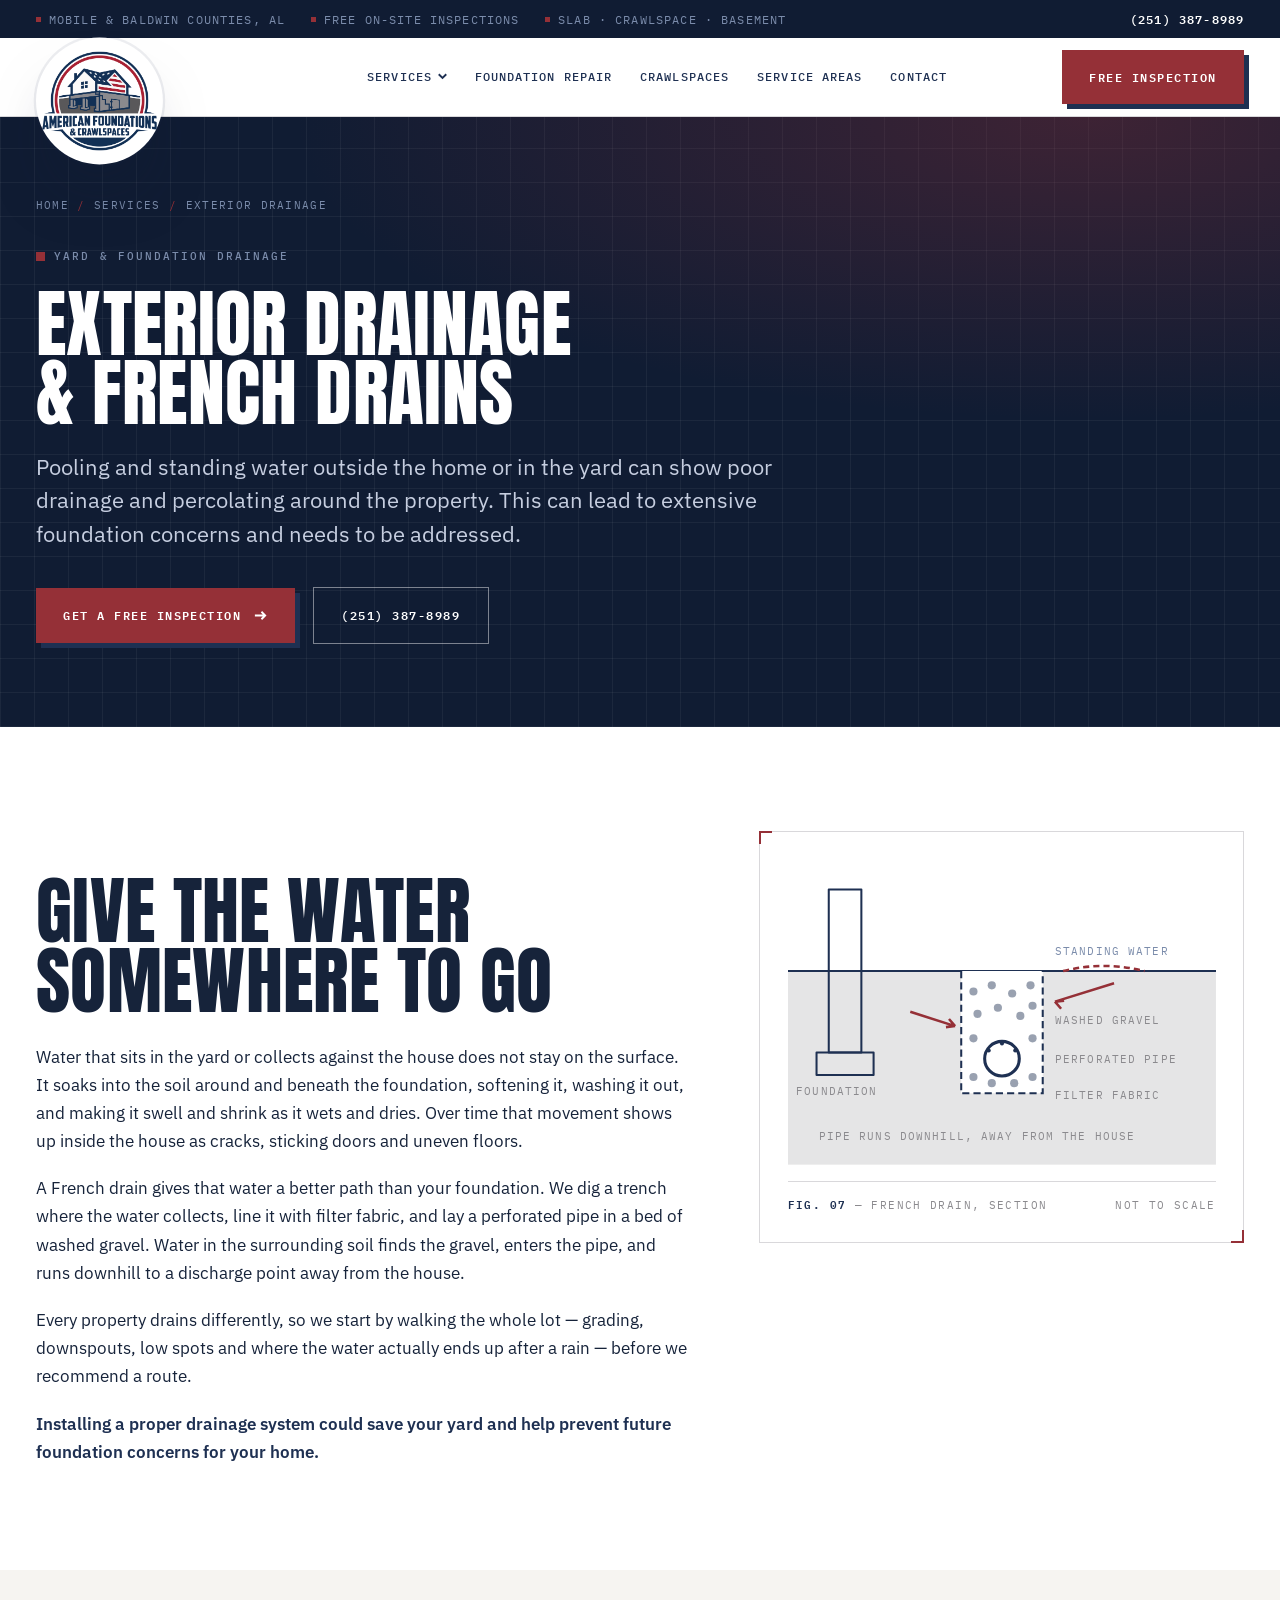
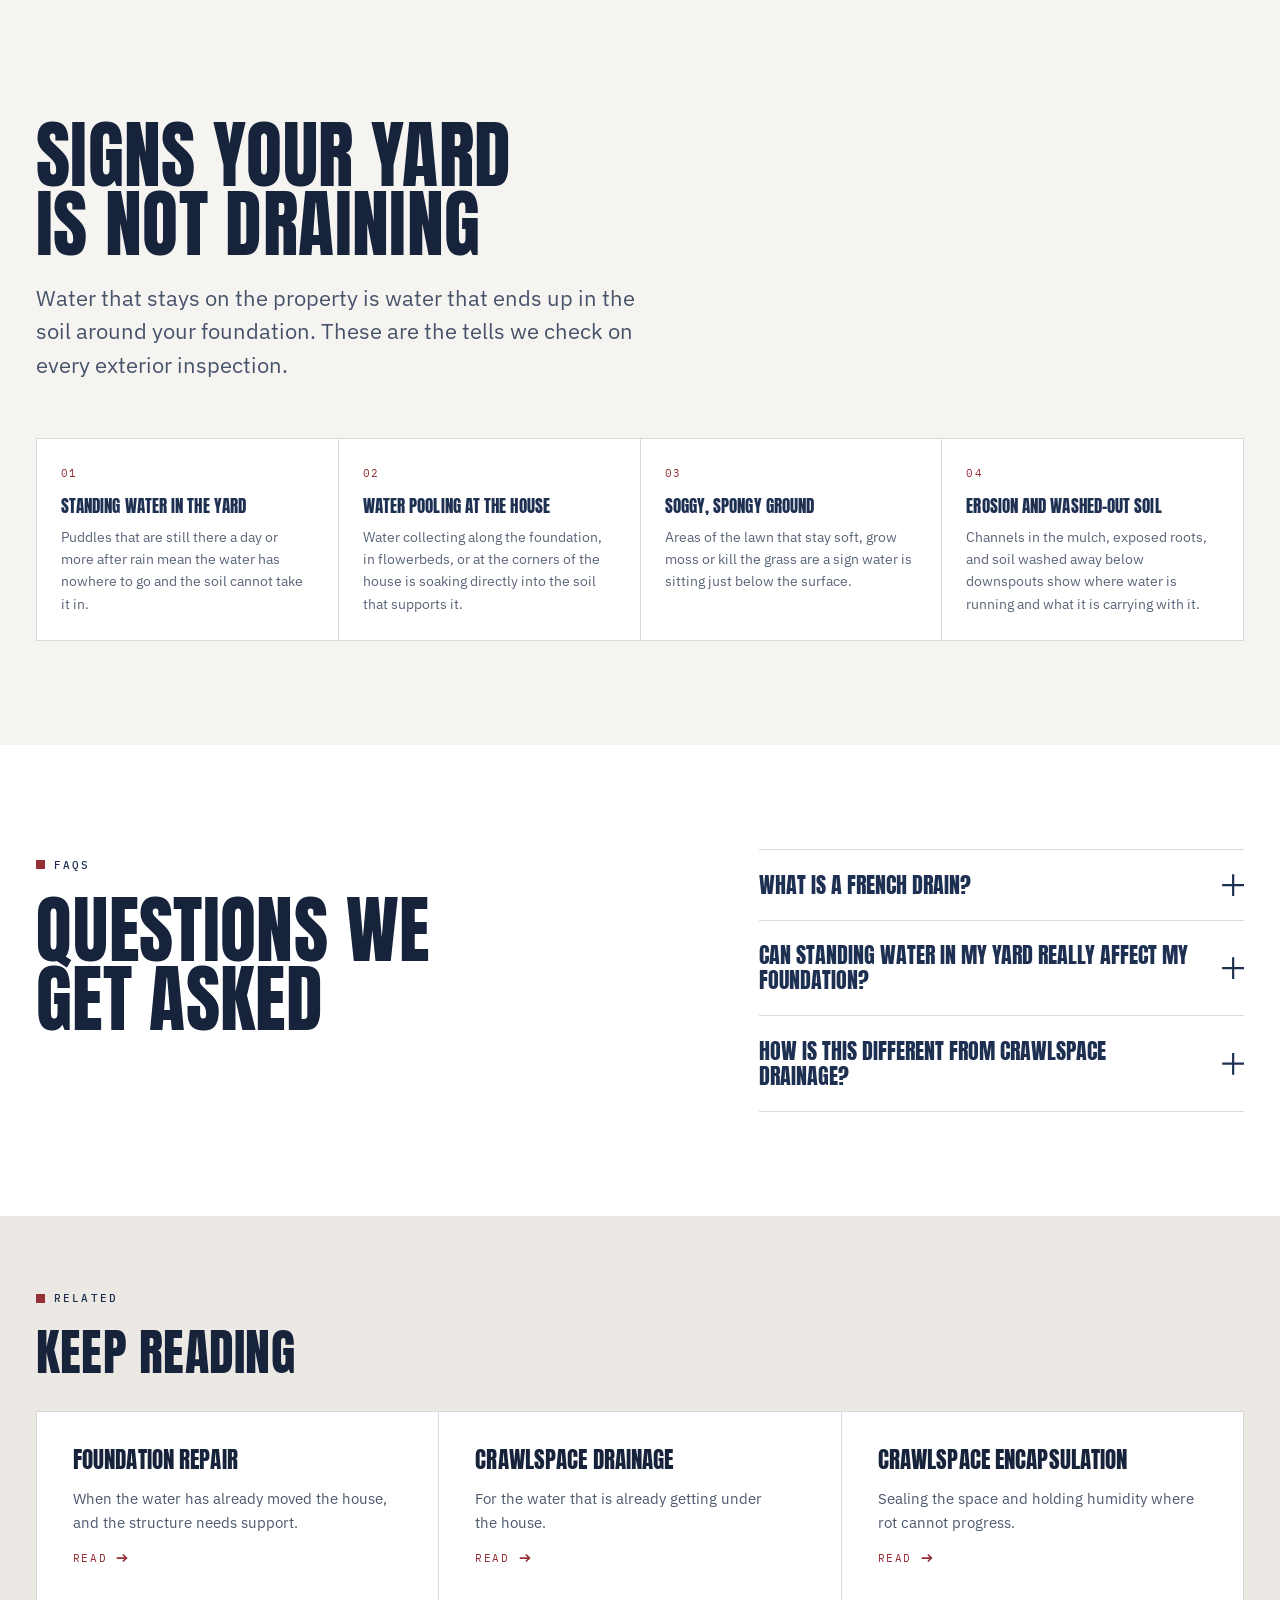
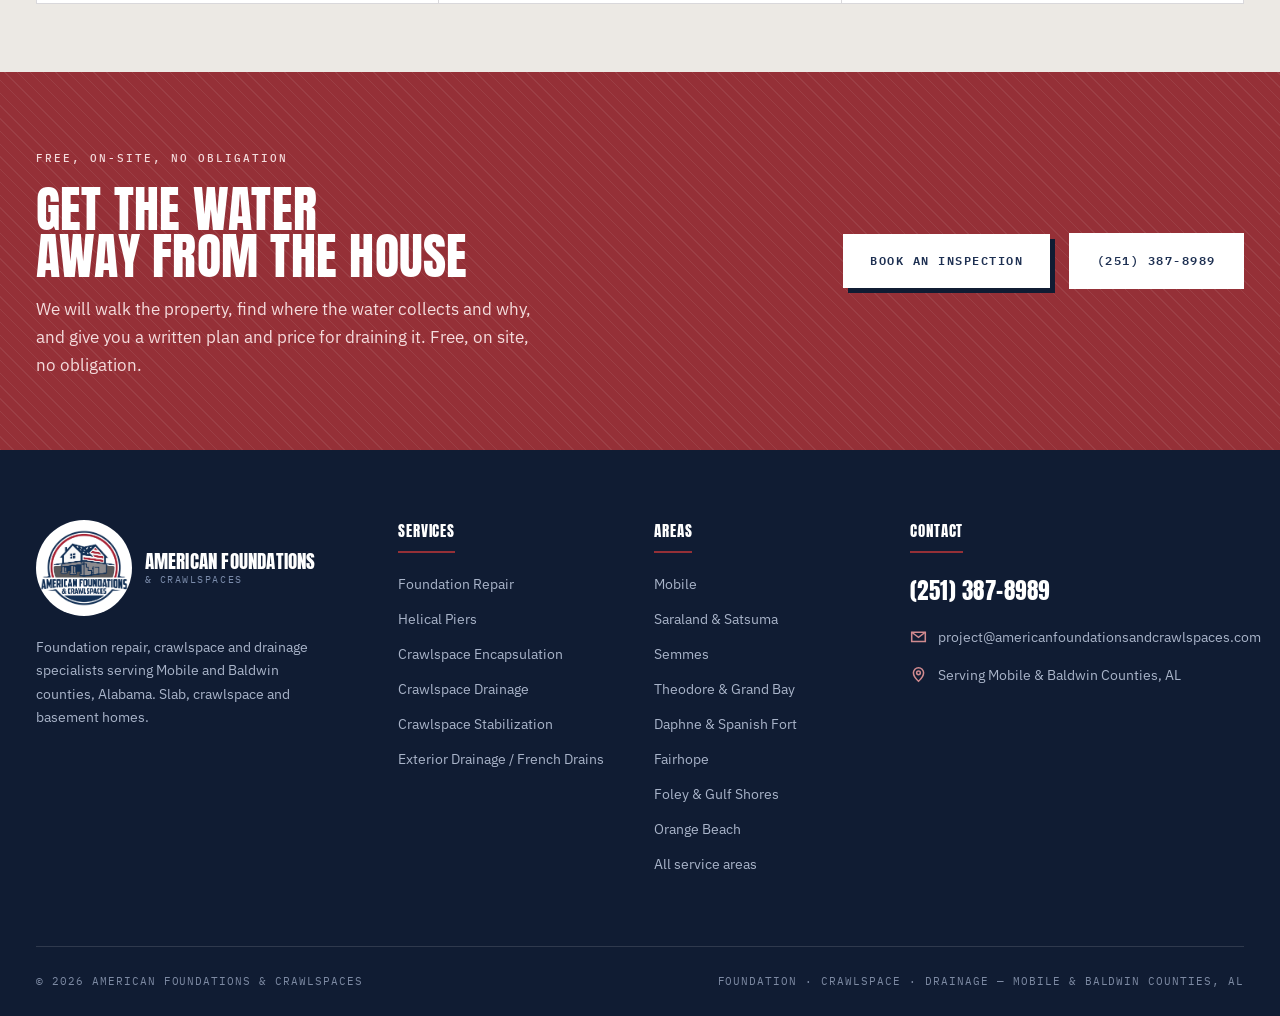
<file: exterior-drainage.html>
<!DOCTYPE html>
<html lang="en">
<head>
<meta charset="utf-8">
<meta name="viewport" content="width=device-width, initial-scale=1">
<title>Exterior Drainage &amp; French Drains in Mobile &amp; Baldwin, AL</title>
<meta name="description" content="Standing water in the yard or pooling against the house? French drains and exterior drainage for homes in Mobile and Baldwin counties, AL, to help protect your foundation.">
<link rel="canonical" href="https://www.americanfoundationsandcrawlspaces.com/exterior-drainage">
<meta name="theme-color" content="#1e3052">
<meta property="og:type" content="article">
<meta property="og:title" content="Exterior Drainage &amp; French Drains in Mobile &amp; Baldwin, AL">
<meta property="og:description" content="Pooling and standing water outside the home can lead to foundation concerns. French drains move it away from the house.">
<link rel="icon" href="assets/img/favicon.svg" type="image/svg+xml">
<link rel="preload" href="assets/fonts/anton-400.woff2" as="font" type="font/woff2" crossorigin>
<link rel="preload" href="assets/fonts/ibm-plex-sans-400.woff2" as="font" type="font/woff2" crossorigin>
<link rel="stylesheet" href="assets/css/fonts.css">
<link rel="stylesheet" href="assets/css/styles.css">
</head>
<body>
<a class="skip-link" href="#main">Skip to content</a>

<div class="topbar">
  <div class="wrap topbar__inner">
    <ul class="topbar__list">
      <li>Mobile &amp; Baldwin Counties, AL</li>
      <li>Free on-site inspections</li>
      <li>Slab &middot; Crawlspace &middot; Basement</li>
    </ul>
    <a class="topbar__phone" href="tel:+12513878989">(251) 387-8989</a>
  </div>
</div>

<header class="site-header">
  <nav class="wrap nav" aria-label="Main">
    <a class="brand" href="/">
      <span class="brand__disc">
        <img src="assets/img/amerfclogo.png" width="850" height="850" alt="American Foundations &amp; Crawlspaces" fetchpriority="high" decoding="async">
      </span>
      <span class="brand__text" aria-hidden="true">
        <span class="brand__name">American Foundations</span>
        <span class="brand__sub">&amp; Crawlspaces</span>
      </span>
    </a>
    <ul class="nav__links">
      <li class="nav__item">
        <a href="/#services">Services
          <svg class="nav__caret" viewBox="0 0 12 8" aria-hidden="true"><path d="M1 1l5 5 5-5"/></svg>
        </a>
        <ul class="nav__panel">
          <li><a href="/foundation-repair">Foundation Repair</a></li>
          <li><a href="/helical-piers">Helical Piers</a></li>
          <li><a href="/crawlspace-encapsulation">Crawlspace Encapsulation</a></li>
          <li><a href="/crawlspace-drainage">Crawlspace Drainage</a></li>
          <li><a href="/crawlspace-stabilization">Crawlspace Stabilization</a></li>
          <li><a href="/exterior-drainage">Exterior Drainage / French Drains</a></li>
        </ul>
      </li>
      <li><a href="/foundation-repair">Foundation Repair</a></li>
      <li><a href="/crawlspace-encapsulation">Crawlspaces</a></li>
      <li><a href="/service-areas">Service Areas</a></li>
      <li><a href="/contact">Contact</a></li>
    </ul>
    <a class="btn nav__cta" href="/contact">Free Inspection</a>
    <button class="nav__toggle" data-nav-toggle aria-expanded="false" aria-controls="mobile-drawer">
      <span></span><span></span><span></span>
      <span class="visually-hidden">Menu</span>
    </button>
  </nav>
</header>

<div class="drawer" id="mobile-drawer">
  <div class="wrap">
    <ul>
      <li><a href="/foundation-repair">Foundation Repair</a></li>
      <li><a href="/helical-piers">Helical Piers</a></li>
      <li><a href="/crawlspace-encapsulation">Crawlspace Encapsulation</a></li>
      <li><a href="/crawlspace-drainage">Crawlspace Drainage</a></li>
      <li><a href="/crawlspace-stabilization">Crawlspace Stabilization</a></li>
      <li><a href="/exterior-drainage">Exterior Drainage / French Drains</a></li>
      <li><a href="/service-areas">Service Areas</a></li>
      <li><a href="/contact">Contact</a></li>
    </ul>
    <a class="btn" href="/contact">Get a Free Inspection</a>
  </div>
</div>

<main id="main">

  <section class="page-hero">
    <div class="wrap">
      <ol class="crumbs">
        <li><a href="/">Home</a></li>
        <li><a href="/#services">Services</a></li>
        <li>Exterior Drainage</li>
      </ol>
      <span class="tag tag--light">Yard &amp; foundation drainage</span>
      <h1>Exterior Drainage<br>&amp; French Drains</h1>
      <p class="lede">Pooling and standing water outside the home or in the yard can show poor drainage and percolating around the property. This can lead to extensive foundation concerns and needs to be addressed.</p>
      <div class="btn-row">
        <a class="btn" href="/contact">Get a Free Inspection <svg viewBox="0 0 16 16" fill="none" stroke="currentColor" stroke-width="2" aria-hidden="true"><path d="M2 8h11M9 4l4 4-4 4"/></svg></a>
        <a class="btn btn--ghost-light" href="tel:+12513878989">(251) 387-8989</a>
      </div>
    </div>
  </section>

  <section class="section section--white">
    <div class="wrap split split--wide-left split--top">
      <div class="prose">
        <span class="tag" data-reveal>The method</span>
        <h2 data-reveal style="margin-top:1.1rem;margin-bottom:1.75rem">Give the water<br>somewhere to go</h2>
        <p data-reveal>
          Water that sits in the yard or collects against the house does not stay on
          the surface. It soaks into the soil around and beneath the foundation,
          softening it, washing it out, and making it swell and shrink as it wets and
          dries. Over time that movement shows up inside the house as cracks, sticking
          doors and uneven floors.
        </p>
        <p data-reveal>
          A French drain gives that water a better path than your foundation. We dig
          a trench where the water collects, line it with filter fabric, and lay a
          perforated pipe in a bed of washed gravel. Water in the surrounding soil
          finds the gravel, enters the pipe, and runs downhill to a discharge point
          away from the house.
        </p>
        <p data-reveal>
          Every property drains differently, so we start by walking the whole lot
          &mdash; grading, downspouts, low spots and where the water actually ends up
          after a rain &mdash; before we recommend a route.
        </p>
        <p data-reveal>
          <strong>Installing a proper drainage system could save your yard and help
          prevent future foundation concerns for your home.</strong>
        </p>
      </div>
      <figure class="figure marks" data-reveal>
        <svg viewBox="0 0 420 300" role="img" aria-labelledby="f-fd-t f-fd-d">
          <title id="f-fd-t">French drain section</title>
          <desc id="f-fd-d">A French drain trench beside a house foundation. Water in the soil moves into a gravel-filled, fabric-lined trench, enters a perforated pipe, and is carried away from the house.</desc>
          <rect x="0" y="110" width="420" height="190" fill="#8b8a8e" opacity="0.22"/>

          <!-- Ground surface -->
          <path class="dwg-line" d="M0 110 H420" stroke-width="2"/>

          <!-- House wall + footing -->
          <path class="dwg-line" d="M40 30 H72 V190 H40 Z" fill="#8b8a8e" fill-opacity="0.4" stroke-width="2.5"/>
          <path class="dwg-line" d="M28 190 H84 V212 H28 Z" fill="#8b8a8e" fill-opacity="0.4" stroke-width="2.5"/>
          <text class="dwg-label dwg-label--dark" x="8" y="232">Foundation</text>

          <!-- Pooled water on surface -->
          <path d="M270 110 q40 -10 80 0" fill="none" stroke="#953037" stroke-width="2.5" stroke-dasharray="6 4"/>
          <text class="dwg-label" x="262" y="94" fill="#953037">Standing water</text>

          <!-- Trench: fabric outline -->
          <path d="M170 110 V230 H250 V110" fill="#ffffff" stroke="#1e3052" stroke-width="2" stroke-dasharray="7 4"/>
          <!-- Gravel -->
          <g fill="#1e3052" opacity="0.45">
            <circle cx="182" cy="130" r="4"/><circle cx="200" cy="124" r="4"/><circle cx="220" cy="132" r="4"/><circle cx="238" cy="124" r="4"/>
            <circle cx="186" cy="152" r="4"/><circle cx="206" cy="146" r="4"/><circle cx="228" cy="154" r="4"/><circle cx="240" cy="144" r="4"/>
            <circle cx="182" cy="176" r="4"/><circle cx="240" cy="176" r="4"/>
            <circle cx="182" cy="214" r="4"/><circle cx="200" cy="220" r="4"/><circle cx="222" cy="220" r="4"/><circle cx="240" cy="214" r="4"/>
          </g>
          <!-- Perforated pipe -->
          <circle cx="210" cy="196" r="17" fill="#ffffff" stroke="#1e3052" stroke-width="3"/>
          <g fill="#1e3052">
            <circle cx="210" cy="181" r="2"/><circle cx="197" cy="188" r="2"/><circle cx="223" cy="188" r="2"/>
          </g>
          <text class="dwg-label dwg-label--dark" x="262" y="200">Perforated pipe</text>
          <text class="dwg-label dwg-label--dark" x="262" y="162">Washed gravel</text>
          <text class="dwg-label dwg-label--dark" x="262" y="236">Filter fabric</text>

          <!-- Water movement arrows into trench -->
          <g stroke="#953037" stroke-width="2.5" fill="none">
            <path d="M320 122 L262 140 M262 140 l9 -1 M262 140 l6 7"/>
            <path d="M120 150 L164 164 M164 164 l-6 -7 M164 164 l-9 1"/>
          </g>

          <text class="dwg-label dwg-label--dark" x="30" y="276">Pipe runs downhill, away from the house</text>
        </svg>
        <figcaption class="figure__caption">
          <span><b>Fig. 07</b> &mdash; French drain, section</span>
          <span>Not to scale</span>
        </figcaption>
      </figure>
    </div>
  </section>

  <section class="section">
    <div class="wrap">
      <div class="section-head">
        <span class="tag" data-reveal>What we look for</span>
        <h2 data-reveal>Signs your yard<br>is not draining</h2>
        <p data-reveal>Water that stays on the property is water that ends up in the soil around your foundation. These are the tells we check on every exterior inspection.</p>
      </div>
      <div class="signs">
        <div class="sign" data-reveal>
          <span class="sign__n">01</span>
          <h4>Standing water in the yard</h4>
          <p>Puddles that are still there a day or more after rain mean the water has nowhere to go and the soil cannot take it in.</p>
        </div>
        <div class="sign" data-reveal>
          <span class="sign__n">02</span>
          <h4>Water pooling at the house</h4>
          <p>Water collecting along the foundation, in flowerbeds, or at the corners of the house is soaking directly into the soil that supports it.</p>
        </div>
        <div class="sign" data-reveal>
          <span class="sign__n">03</span>
          <h4>Soggy, spongy ground</h4>
          <p>Areas of the lawn that stay soft, grow moss or kill the grass are a sign water is sitting just below the surface.</p>
        </div>
        <div class="sign" data-reveal>
          <span class="sign__n">04</span>
          <h4>Erosion and washed-out soil</h4>
          <p>Channels in the mulch, exposed roots, and soil washed away below downspouts show where water is running and what it is carrying with it.</p>
        </div>
      </div>
    </div>
  </section>

  <section class="section section--white">
    <div class="wrap split split--wide-left split--top">
      <div>
        <span class="tag" data-reveal>FAQs</span>
        <h2 data-reveal style="margin-top:1.1rem">Questions we<br>get asked</h2>
        <span class="slab" data-reveal></span>
      </div>
      <div class="faq" data-accordion data-reveal>
        <details>
          <summary>What is a French drain?</summary>
          <div class="faq__body">
            <p>A gravel-filled trench with a perforated pipe in the bottom, wrapped in filter fabric so soil does not clog it. Water in the ground around it moves into the gravel, enters the pipe, and is carried by gravity to a discharge point away from the house.</p>
          </div>
        </details>
        <details>
          <summary>Can standing water in my yard really affect my foundation?</summary>
          <div class="faq__body">
            <p>Yes. Water that pools near the house soaks into the soil supporting the foundation. Soil that is repeatedly saturated can soften, wash out, or swell and shrink, and that movement is one of the most common causes of foundation problems we see.</p>
          </div>
        </details>
        <details>
          <summary>How is this different from crawlspace drainage?</summary>
          <div class="faq__body">
            <p>Exterior drainage deals with water on and in the ground around the house, before it reaches the foundation. Crawlspace drainage deals with water that has already made it under the house. Many homes need one or the other; some need both, and we will tell you which after the inspection.</p>
          </div>
        </details>
      </div>
    </div>
  </section>

  <section class="section section--tight section--paper2">
    <div class="wrap">
      <span class="tag" data-reveal>Related</span>
      <h2 data-reveal style="margin-top:1.1rem;font-size:var(--step-3)">Keep reading</h2>
      <div class="tiles grid grid--3" data-reveal style="margin-top:2.25rem">
        <a class="tile" href="/foundation-repair">
          <h3>Foundation Repair</h3>
          <p>When the water has already moved the house, and the structure needs support.</p>
          <span class="tile__more">Read <svg viewBox="0 0 16 16" fill="none" stroke="currentColor" stroke-width="2" aria-hidden="true"><path d="M2 8h11M9 4l4 4-4 4"/></svg></span>
        </a>
        <a class="tile" href="/crawlspace-drainage">
          <h3>Crawlspace Drainage</h3>
          <p>For the water that is already getting under the house.</p>
          <span class="tile__more">Read <svg viewBox="0 0 16 16" fill="none" stroke="currentColor" stroke-width="2" aria-hidden="true"><path d="M2 8h11M9 4l4 4-4 4"/></svg></span>
        </a>
        <a class="tile" href="/crawlspace-encapsulation">
          <h3>Crawlspace Encapsulation</h3>
          <p>Sealing the space and holding humidity where rot cannot progress.</p>
          <span class="tile__more">Read <svg viewBox="0 0 16 16" fill="none" stroke="currentColor" stroke-width="2" aria-hidden="true"><path d="M2 8h11M9 4l4 4-4 4"/></svg></span>
        </a>
      </div>
    </div>
  </section>

  <section class="band">
    <div class="wrap band__inner">
      <div>
        <span class="tag tag--plain" style="color:#f4dcdd">Free, on-site, no obligation</span>
        <h2 style="margin-top:1rem">Get the water<br>away from the house</h2>
        <p>We will walk the property, find where the water collects and why, and give you a written plan and price for draining it. Free, on site, no obligation.</p>
      </div>
      <div class="btn-row">
        <a class="btn" href="/contact">Book an Inspection</a>
        <a class="btn btn--ghost-light" href="tel:+12513878989">(251) 387-8989</a>
      </div>
    </div>
  </section>

</main>

<footer class="site-footer">
  <div class="wrap footer">
    <div class="footer__top">
      <div class="footer__brand">
        <a class="brand brand--light" href="/">
          <span class="brand__disc">
            <img src="assets/img/amerfclogo.png" width="850" height="850" alt="" loading="lazy" decoding="async">
          </span>
          <span class="brand__text">
            <span class="brand__name">American Foundations</span>
            <span class="brand__sub">&amp; Crawlspaces</span>
          </span>
        </a>
        <p>
          Foundation repair, crawlspace and drainage specialists serving Mobile and
          Baldwin counties, Alabama. Slab, crawlspace and basement homes.
        </p>
      </div>
      <div>
        <h4>Services</h4>
        <ul>
          <li><a href="/foundation-repair">Foundation Repair</a></li>
          <li><a href="/helical-piers">Helical Piers</a></li>
          <li><a href="/crawlspace-encapsulation">Crawlspace Encapsulation</a></li>
          <li><a href="/crawlspace-drainage">Crawlspace Drainage</a></li>
          <li><a href="/crawlspace-stabilization">Crawlspace Stabilization</a></li>
          <li><a href="/exterior-drainage">Exterior Drainage / French Drains</a></li>
        </ul>
      </div>
      <div>
        <h4>Areas</h4>
        <ul>
          <li><a href="/service-areas">Mobile</a></li>
          <li><a href="/service-areas">Saraland &amp; Satsuma</a></li>
          <li><a href="/service-areas">Semmes</a></li>
          <li><a href="/service-areas">Theodore &amp; Grand Bay</a></li>
          <li><a href="/service-areas">Daphne &amp; Spanish Fort</a></li>
          <li><a href="/service-areas">Fairhope</a></li>
          <li><a href="/service-areas">Foley &amp; Gulf Shores</a></li>
          <li><a href="/service-areas">Orange Beach</a></li>
          <li><a href="/service-areas">All service areas</a></li>
        </ul>
      </div>
      <div>
        <h4>Contact</h4>
        <address class="footer__contact">
          <!-- PLACEHOLDER EMAIL — replace before launch. See README. -->
          <a class="footer__phone" href="tel:+12513878989">(251) 387-8989</a>
          <a href="mailto:project@americanfoundationsandcrawlspaces.com">
            <svg viewBox="0 0 20 20" fill="none" stroke="currentColor" stroke-width="1.8" aria-hidden="true"><path d="M2 5h16v11H2z"/><path d="M2 5l8 6 8-6"/></svg>
            project@americanfoundationsandcrawlspaces.com
          </a>
          <a href="/service-areas">
            <svg viewBox="0 0 20 20" fill="none" stroke="currentColor" stroke-width="1.8" aria-hidden="true"><path d="M10 18s6-5.4 6-10A6 6 0 0 0 4 8c0 4.6 6 10 6 10z"/><circle cx="10" cy="8" r="2.2"/></svg>
            Serving Mobile &amp; Baldwin Counties, AL
          </a>
        </address>
      </div>
    </div>
    <div class="footer__meta">
      <span>&copy; <span data-year>2026</span> American Foundations &amp; Crawlspaces</span>
      <span>Foundation &middot; Crawlspace &middot; Drainage &mdash; Mobile &amp; Baldwin Counties, AL</span>
    </div>
  </div>
</footer>

<div class="callbar">
  <a href="tel:+12513878989">Call Now</a>
  <a href="/contact">Free Inspection</a>
</div>

<script src="assets/js/main.js" defer></script>

<script type="application/ld+json">
{
  "@context": "https://schema.org",
  "@type": "Service",
  "serviceType": "Exterior drainage and French drain installation",
  "provider": {
    "@type": "HomeAndConstructionBusiness",
    "name": "American Foundations & Crawlspaces",
    "telephone": "+1-251-387-8989"
  },
  "areaServed": [
    {
      "@type": "City",
      "name": "Mobile"
    },
    {
      "@type": "AdministrativeArea",
      "name": "Mobile County, Alabama"
    },
    {
      "@type": "AdministrativeArea",
      "name": "Baldwin County, Alabama"
    }
  ],
  "description": "French drains and exterior drainage systems that move standing and pooling water away from homes in Mobile and Baldwin counties, Alabama, to help prevent foundation problems."
}
</script>

<script type="application/ld+json">
{
  "@context": "https://schema.org",
  "@type": "FAQPage",
  "mainEntity": [
    {
      "@type": "Question",
      "name": "What is a French drain?",
      "acceptedAnswer": {
        "@type": "Answer",
        "text": "A gravel-filled trench with a perforated pipe in the bottom, wrapped in filter fabric so soil does not clog it. Water in the ground around it moves into the gravel, enters the pipe, and is carried by gravity to a discharge point away from the house."
      }
    },
    {
      "@type": "Question",
      "name": "Can standing water in my yard really affect my foundation?",
      "acceptedAnswer": {
        "@type": "Answer",
        "text": "Yes. Water that pools near the house soaks into the soil supporting the foundation. Soil that is repeatedly saturated can soften, wash out, or swell and shrink, and that movement is one of the most common causes of foundation problems we see."
      }
    },
    {
      "@type": "Question",
      "name": "How is this different from crawlspace drainage?",
      "acceptedAnswer": {
        "@type": "Answer",
        "text": "Exterior drainage deals with water on and in the ground around the house, before it reaches the foundation. Crawlspace drainage deals with water that has already made it under the house. Many homes need one or the other; some need both, and we will tell you which after the inspection."
      }
    }
  ]
}
</script>

</body>
</html>
</file>
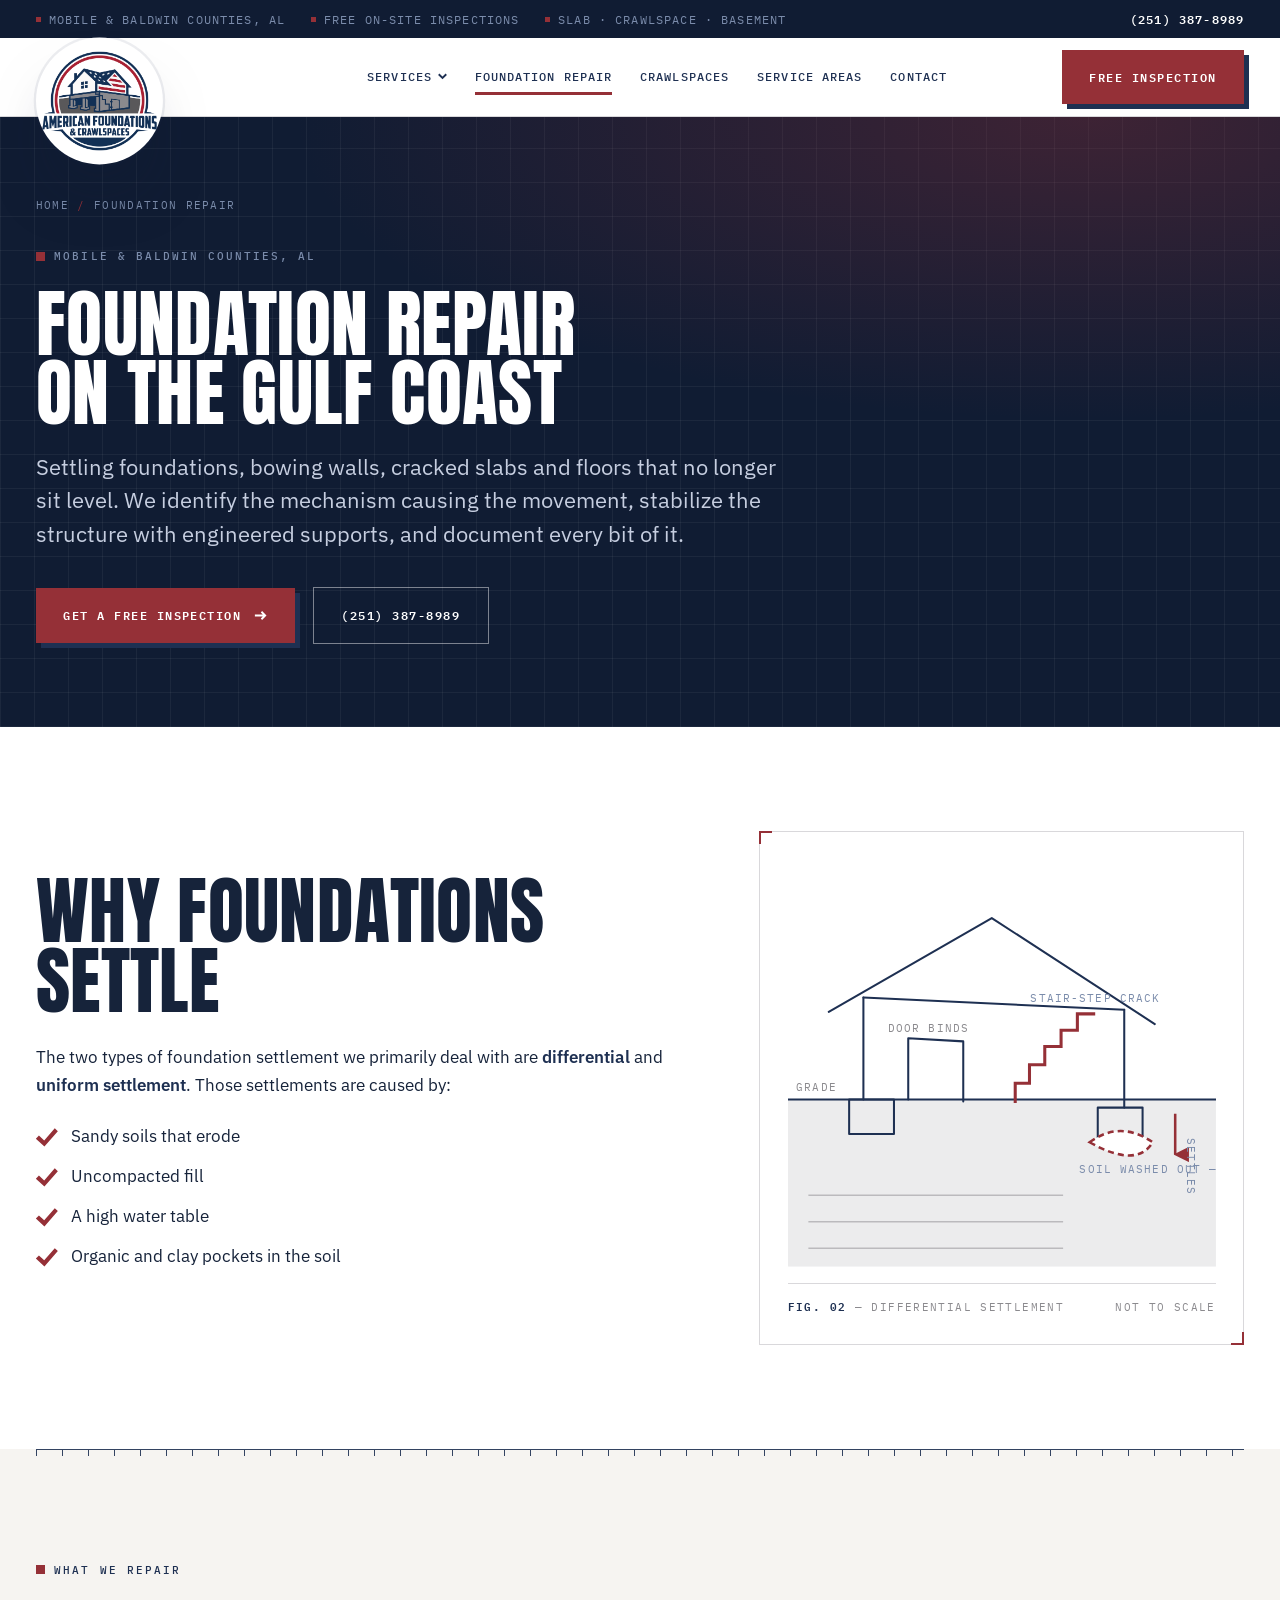
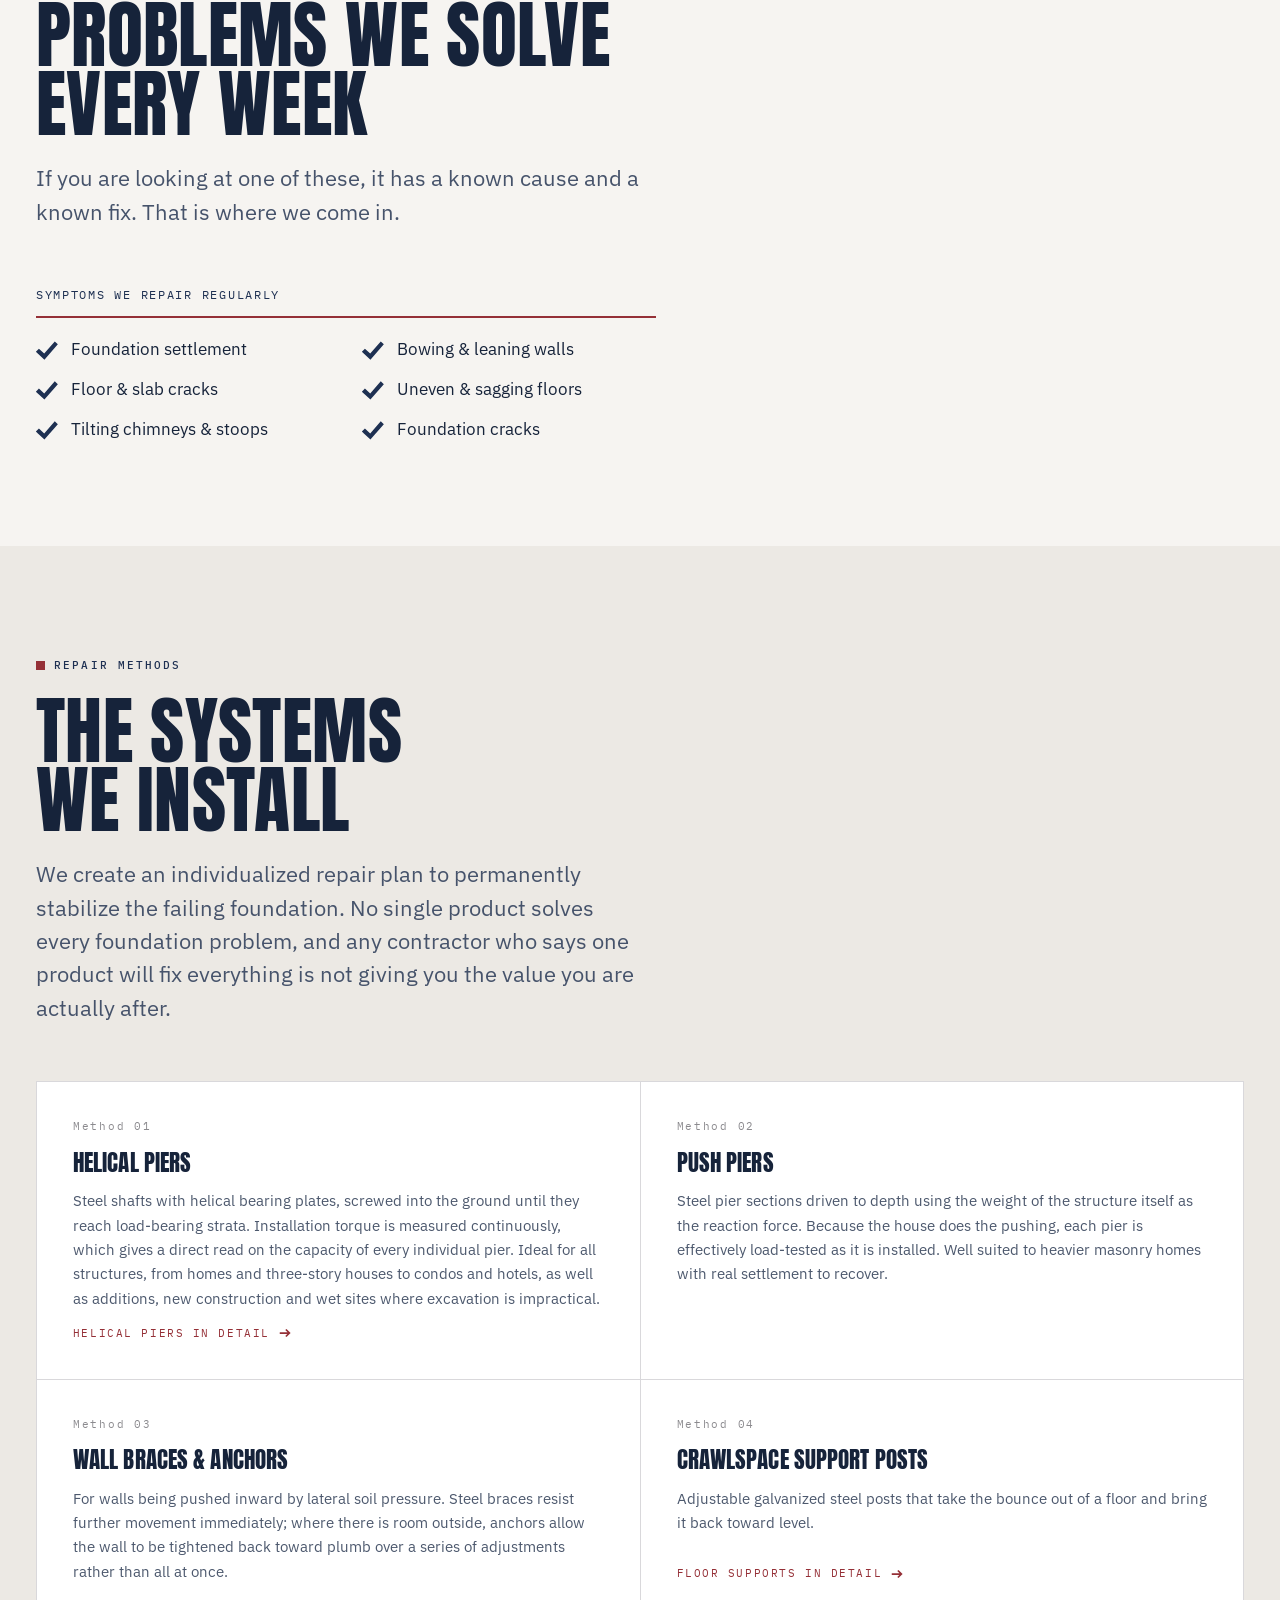
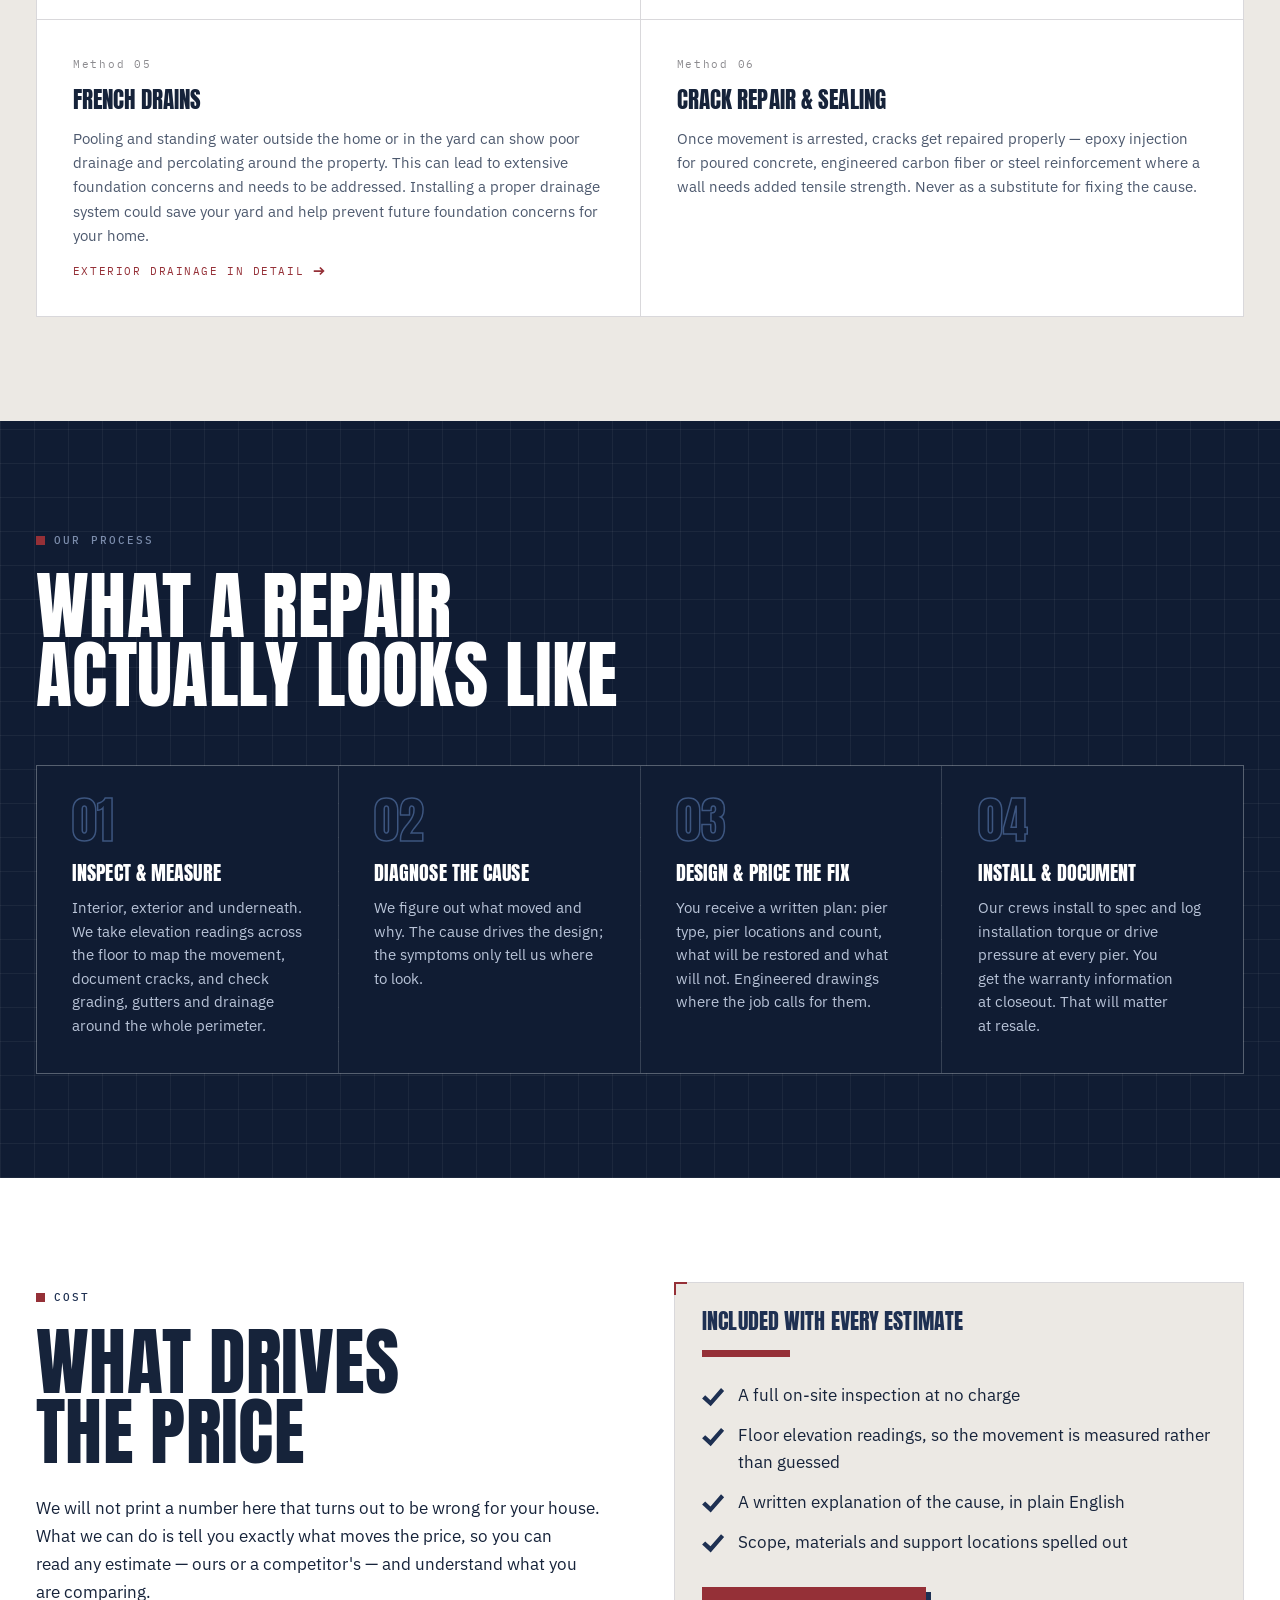
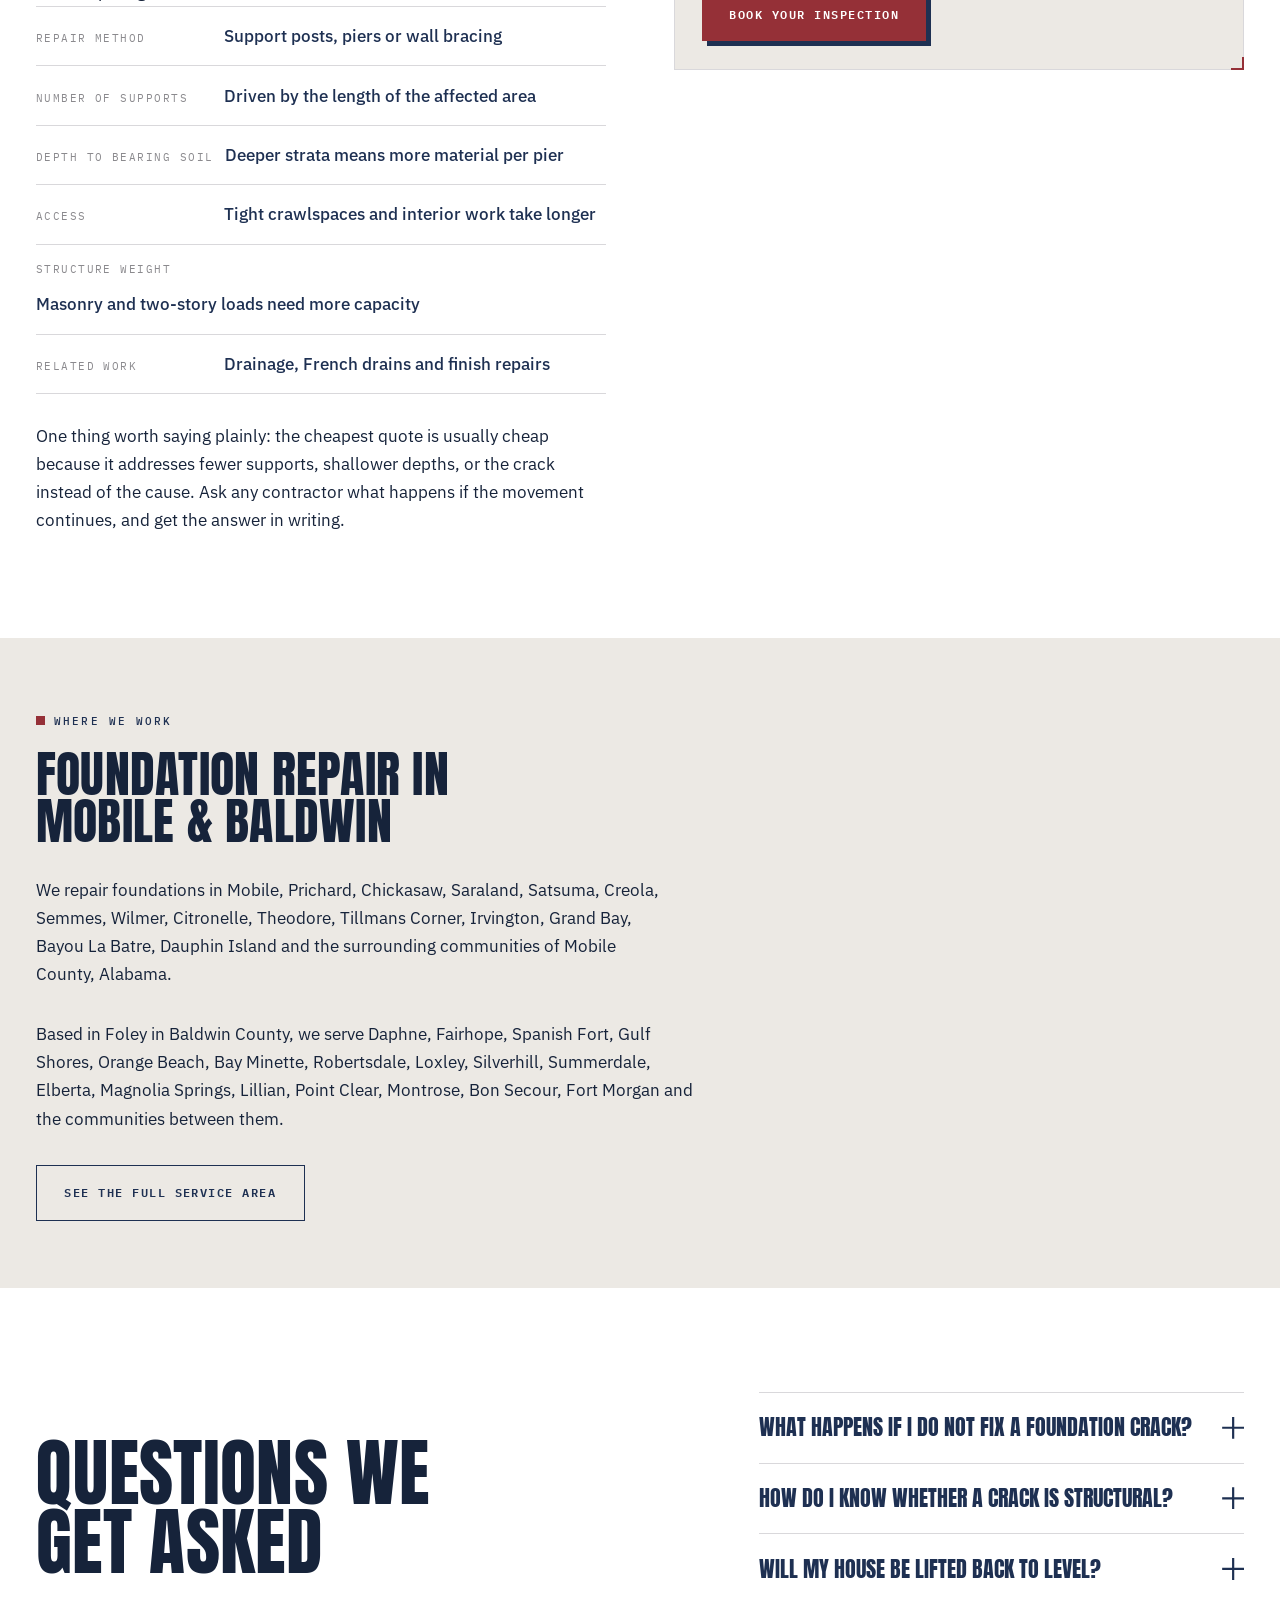
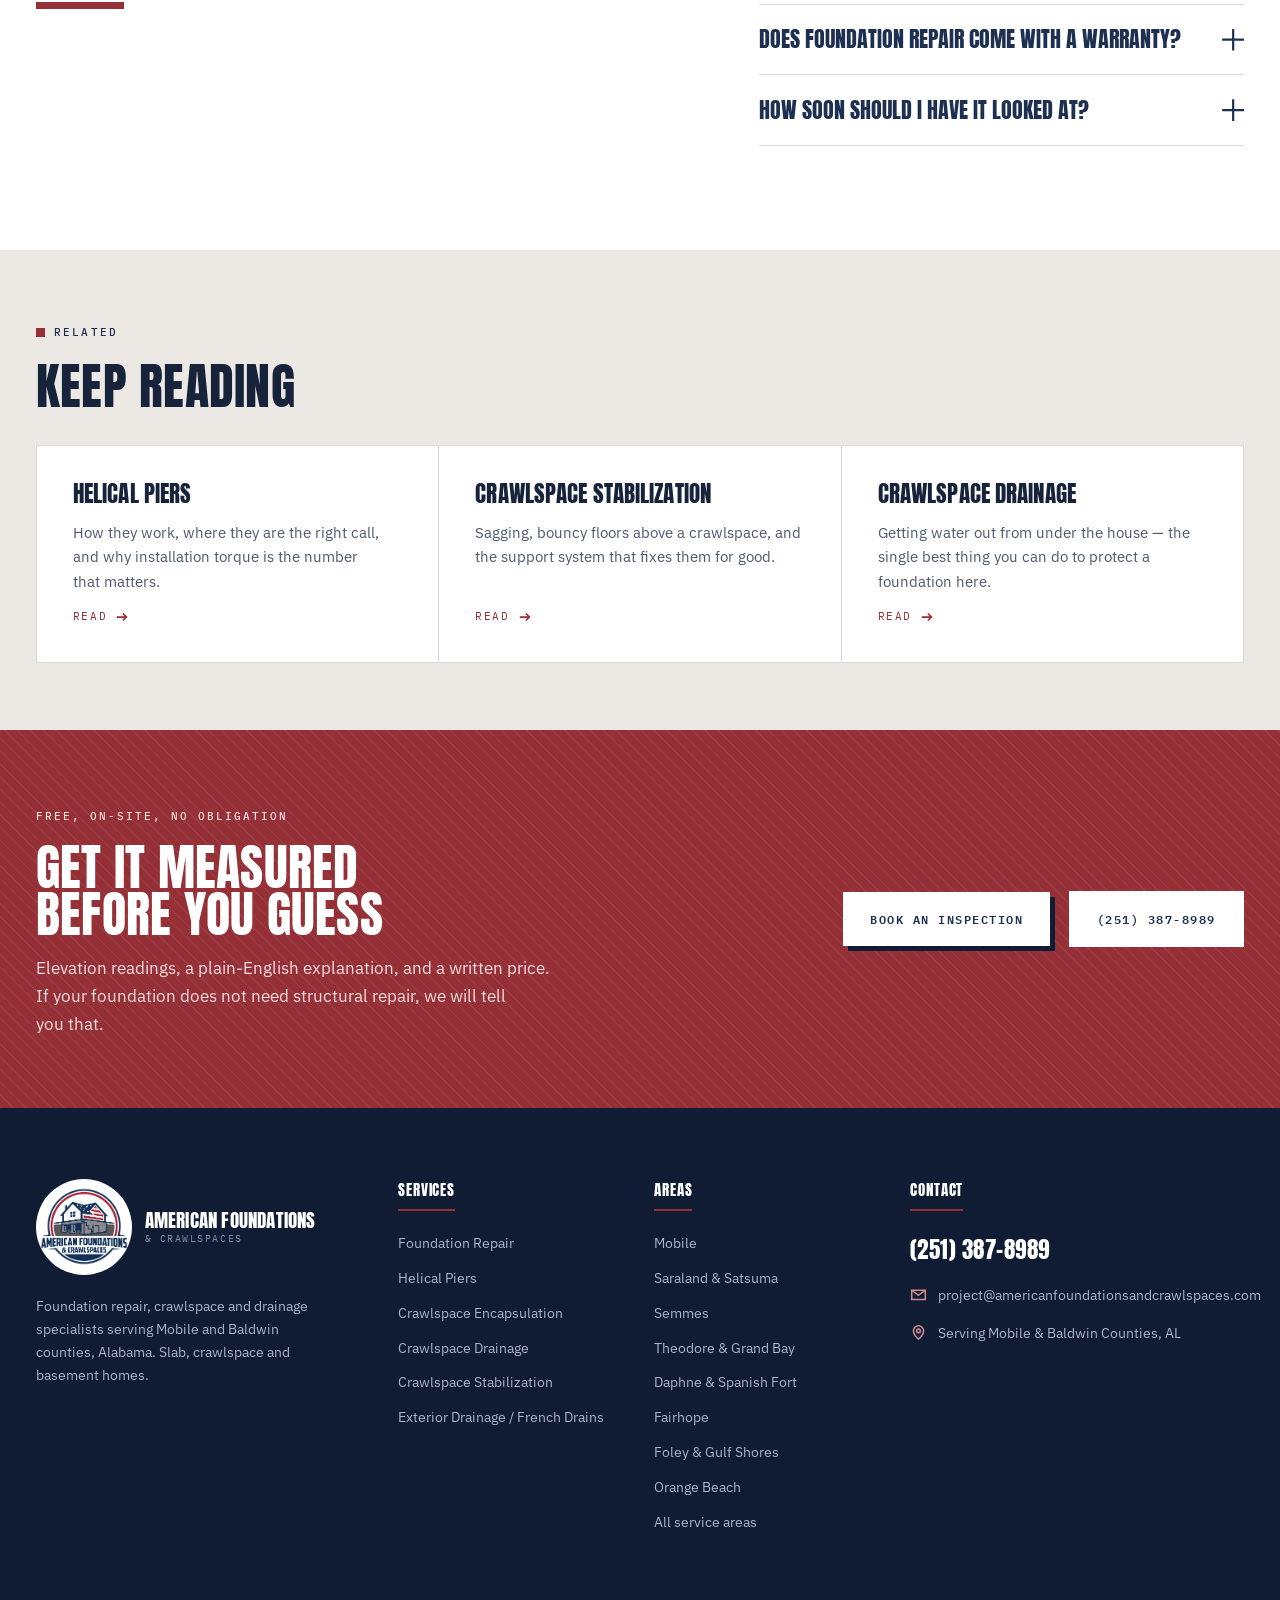
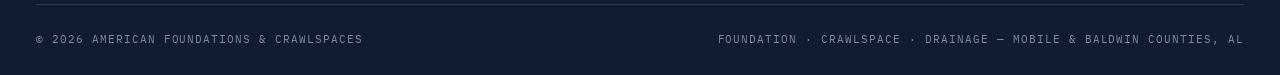
<file: foundation-repair.html>
<!DOCTYPE html>
<html lang="en">
<head>
<meta charset="utf-8">
<meta name="viewport" content="width=device-width, initial-scale=1">
<title>Foundation Repair on the Gulf Coast | Mobile &amp; Baldwin, AL</title>
<meta name="description" content="We stabilize settling foundations, bowing walls, cracked slabs and uneven floors across Mobile and Baldwin counties, Alabama. Free on-site inspection and a written repair plan.">
<link rel="canonical" href="https://www.americanfoundationsandcrawlspaces.com/foundation-repair">
<meta name="theme-color" content="#1e3052">
<meta property="og:type" content="article">
<meta property="og:title" content="Foundation Repair on the Gulf Coast">
<meta property="og:description" content="Settlement, cracked slabs, bowing walls and uneven floors, stabilized at the cause. Free inspection across Mobile and Baldwin counties, Alabama.">
<link rel="icon" href="assets/img/favicon.svg" type="image/svg+xml">
<link rel="preload" href="assets/fonts/anton-400.woff2" as="font" type="font/woff2" crossorigin>
<link rel="preload" href="assets/fonts/ibm-plex-sans-400.woff2" as="font" type="font/woff2" crossorigin>
<link rel="stylesheet" href="assets/css/fonts.css">
<link rel="stylesheet" href="assets/css/styles.css">
</head>
<body>
<a class="skip-link" href="#main">Skip to content</a>

<div class="topbar">
  <div class="wrap topbar__inner">
    <ul class="topbar__list">
      <li>Mobile &amp; Baldwin Counties, AL</li>
      <li>Free on-site inspections</li>
      <li>Slab &middot; Crawlspace &middot; Basement</li>
    </ul>
    <a class="topbar__phone" href="tel:+12513878989">(251) 387-8989</a>
  </div>
</div>

<header class="site-header">
  <nav class="wrap nav" aria-label="Main">
    <a class="brand" href="/">
      <span class="brand__disc">
        <img src="assets/img/amerfclogo.png" width="850" height="850" alt="American Foundations &amp; Crawlspaces" fetchpriority="high" decoding="async">
      </span>
      <span class="brand__text" aria-hidden="true">
        <span class="brand__name">American Foundations</span>
        <span class="brand__sub">&amp; Crawlspaces</span>
      </span>
    </a>
    <ul class="nav__links">
      <li class="nav__item">
        <a href="/#services">Services
          <svg class="nav__caret" viewBox="0 0 12 8" aria-hidden="true"><path d="M1 1l5 5 5-5"/></svg>
        </a>
        <ul class="nav__panel">
          <li><a href="/foundation-repair">Foundation Repair</a></li>
          <li><a href="/helical-piers">Helical Piers</a></li>
          <li><a href="/crawlspace-encapsulation">Crawlspace Encapsulation</a></li>
          <li><a href="/crawlspace-drainage">Crawlspace Drainage</a></li>
          <li><a href="/crawlspace-stabilization">Crawlspace Stabilization</a></li>
          <li><a href="/exterior-drainage">Exterior Drainage / French Drains</a></li>
        </ul>
      </li>
      <li><a href="/foundation-repair" aria-current="page">Foundation Repair</a></li>
      <li><a href="/crawlspace-encapsulation">Crawlspaces</a></li>
      <li><a href="/service-areas">Service Areas</a></li>
      <li><a href="/contact">Contact</a></li>
    </ul>
    <a class="btn nav__cta" href="/contact">Free Inspection</a>
    <button class="nav__toggle" data-nav-toggle aria-expanded="false" aria-controls="mobile-drawer">
      <span></span><span></span><span></span>
      <span class="visually-hidden">Menu</span>
    </button>
  </nav>
</header>

<div class="drawer" id="mobile-drawer">
  <div class="wrap">
    <ul>
      <li><a href="/foundation-repair">Foundation Repair</a></li>
      <li><a href="/helical-piers">Helical Piers</a></li>
      <li><a href="/crawlspace-encapsulation">Crawlspace Encapsulation</a></li>
      <li><a href="/crawlspace-drainage">Crawlspace Drainage</a></li>
      <li><a href="/crawlspace-stabilization">Crawlspace Stabilization</a></li>
      <li><a href="/exterior-drainage">Exterior Drainage / French Drains</a></li>
      <li><a href="/service-areas">Service Areas</a></li>
      <li><a href="/contact">Contact</a></li>
    </ul>
    <a class="btn" href="/contact">Get a Free Inspection</a>
  </div>
</div>

<main id="main">

  <section class="page-hero">
  <!-- HERO PHOTO — upload the photo to Uploadcare, then: add
       "page-hero--photo" to this section's class, uncomment the figure and
       replace PHOTO-UUID (3 times).
  <figure class="page-hero__photo">
    <img src="https://4jc1ebxykm.ucarecd.net/PHOTO-UUID/-/scale_crop/1400x700/smart/-/format/auto/-/quality/smart/"
         srcset="https://4jc1ebxykm.ucarecd.net/PHOTO-UUID/-/scale_crop/800x400/smart/-/format/auto/-/quality/smart/ 800w, https://4jc1ebxykm.ucarecd.net/PHOTO-UUID/-/scale_crop/1400x700/smart/-/format/auto/-/quality/smart/ 1400w"
         sizes="100vw" width="1400" height="700" alt="Stair-step crack running through the brick veneer of a settling home" fetchpriority="high" decoding="async">
  </figure>
  -->
    <div class="wrap">
      <ol class="crumbs">
        <li><a href="/">Home</a></li>
        <li>Foundation Repair</li>
      </ol>
      <span class="tag tag--light">Mobile &amp; Baldwin Counties, AL</span>
      <h1>Foundation Repair<br>on the Gulf Coast</h1>
      <p class="lede">
        Settling foundations, bowing walls, cracked slabs and floors that no longer
        sit level. We identify the mechanism causing the movement, stabilize the
        structure with engineered supports, and document every bit of it.
      </p>
      <div class="btn-row">
        <a class="btn" href="/contact">
          Get a Free Inspection
          <svg viewBox="0 0 16 16" fill="none" stroke="currentColor" stroke-width="2" aria-hidden="true"><path d="M2 8h11M9 4l4 4-4 4"/></svg>
        </a>
        <a class="btn btn--ghost-light" href="tel:+12513878989">(251) 387-8989</a>
      </div>
    </div>
  </section>

  <!-- ============================================================== INTRO -->
  <section class="section section--white">
    <div class="wrap split split--wide-left split--top">
      <div class="prose">
        <span class="tag" data-reveal>The short version</span>
        <h2 data-reveal style="margin-top:1.1rem;margin-bottom:1.75rem">Why foundations<br>settle</h2>
        <p data-reveal>
          The two types of foundation settlement we primarily deal with are
          <strong>differential</strong> and <strong>uniform settlement</strong>. Those
          settlements are caused by:
        </p>
        <ul class="check check--red" data-reveal style="margin-top:1.5rem">
          <li>Sandy soils that erode</li>
          <li>Uncompacted fill</li>
          <li>A high water table</li>
          <li>Organic and clay pockets in the soil</li>
        </ul>
      </div>

      <figure class="figure marks" data-reveal>
        <svg viewBox="0 0 420 400" role="img" aria-labelledby="fig2-title fig2-desc">
          <title id="fig2-title">Differential settlement diagram</title>
          <desc id="fig2-desc">A house where soil beneath the right-hand footing has washed away, leaving a void. The unsupported corner drops, opening a stair-step crack in the wall above and racking the door frame.</desc>
          <rect x="0" y="236" width="420" height="164" fill="#8b8a8e" opacity="0.16"/>
          <path d="M0 236 H420" class="dwg-line" stroke-width="1.5"/>
          <text class="dwg-label dwg-label--dark" x="8" y="228">Grade</text>

          <!-- Roof, tilted slightly to the right -->
          <path class="dwg-line" d="M40 150 L200 58 L360 162" stroke-width="3"/>
          <!-- Walls -->
          <path class="dwg-line" d="M74 136 V236 M330 148 V244" stroke-width="3"/>
          <path class="dwg-line" d="M74 136 L330 148" stroke-width="3"/>

          <!-- Racked door -->
          <path class="dwg-line" d="M118 236 V176 L172 179 V238" stroke-width="2"/>
          <text class="dwg-label dwg-label--dark" x="98" y="170">Door binds</text>

          <!-- Stair-step crack -->
          <path d="M300 152 h-16 v16 h-16 v16 h-16 v18 h-15 v18 h-14 v18" stroke="#953037" stroke-width="3" fill="none" stroke-linecap="square"/>
          <text class="dwg-label" x="238" y="140" fill="#953037">Stair-step crack</text>

          <!-- Footings -->
          <path class="dwg-line" d="M60 236 h44 v34 h-44 z" fill="#8b8a8e" fill-opacity="0.4" stroke-width="2"/>
          <path class="dwg-line" d="M304 244 h44 v34 h-44 z" fill="#8b8a8e" fill-opacity="0.4" stroke-width="2"/>

          <!-- Void beneath the right footing -->
          <path d="M296 278 q30 -22 62 0 q-16 26 -62 0 z" fill="#ffffff" stroke="#953037" stroke-width="2.5" stroke-dasharray="6 4"/>
          <text class="dwg-label" x="286" y="308" fill="#953037">Soil washed out &mdash; void</text>

          <!-- Settlement arrow -->
          <path d="M380 250 v40" stroke="#953037" stroke-width="2.5" marker-end="url(#arrowDown)"/>
          <defs>
            <marker id="arrowDown" viewBox="0 0 10 10" refX="5" refY="9" markerWidth="6" markerHeight="6" orient="auto">
              <path d="M0 0 L10 0 L5 10 z" fill="#953037"/>
            </marker>
          </defs>
          <text class="dwg-label" x="392" y="274" fill="#953037" transform="rotate(90 392 274)">Settles</text>

          <!-- Stable soil on the left -->
          <g stroke="#8b8a8e" stroke-opacity="0.5" stroke-width="1.5">
            <path d="M20 330 h250 M20 356 h250 M20 382 h250"/>
          </g>
        </svg>
        <figcaption class="figure__caption">
          <span><b>Fig. 02</b> &mdash; Differential settlement</span>
          <span>Not to scale</span>
        </figcaption>
      </figure>
    </div>
  </section>

  <div class="wrap"><div class="grade-rule"></div></div>

  <!-- =========================================================== PROBLEMS -->
  <section class="section">
    <div class="wrap">
      <div class="section-head">
        <span class="tag" data-reveal>What we repair</span>
        <h2 data-reveal>Problems we solve<br>every week</h2>
        <p data-reveal>
          If you are looking at one of these, it has a known cause and a known fix.
          That is where we come in.
        </p>
      </div>

      <div data-reveal style="max-width:62ch">
        <span class="county">Symptoms we repair regularly</span>
        <ul class="check check--cols">
          <li>Foundation settlement</li>
          <li>Bowing &amp; leaning walls</li>
          <li>Floor &amp; slab cracks</li>
          <li>Uneven &amp; sagging floors</li>
          <li>Tilting chimneys &amp; stoops</li>
          <li>Foundation cracks</li>
        </ul>
      </div>
    </div>
  </section>

  <!-- ============================================================ METHODS -->
  <section class="section section--paper2">
    <div class="wrap">
      <div class="section-head">
        <span class="tag" data-reveal>Repair methods</span>
        <h2 data-reveal>The systems<br>we install</h2>
        <p data-reveal>
          We create an individualized repair plan to permanently stabilize the
          failing foundation. No single product solves every foundation problem, and
          any contractor who says one product will fix everything is not giving you
          the value you are actually after.
        </p>
      </div>

      <div class="tiles grid grid--2">
        <a class="tile" href="/helical-piers" data-reveal>
          <span class="tile__num">Method 01</span>
          <h3>Helical Piers</h3>
          <p>
            Steel shafts with helical bearing plates, screwed into the ground until
            they reach load-bearing strata. Installation torque is measured
            continuously, which gives a direct read on the capacity of every
            individual pier. Ideal for all structures, from homes and three-story
            houses to condos and hotels, as well as additions, new construction and
            wet sites where excavation is impractical.
          </p>
          <span class="tile__more">Helical piers in detail
            <svg viewBox="0 0 16 16" fill="none" stroke="currentColor" stroke-width="2" aria-hidden="true"><path d="M2 8h11M9 4l4 4-4 4"/></svg>
          </span>
        </a>

        <div class="tile" data-reveal>
          <span class="tile__num">Method 02</span>
          <h3>Push Piers</h3>
          <p>
            Steel pier sections driven to depth using the weight of the structure
            itself as the reaction force. Because the house does the pushing, each
            pier is effectively load-tested as it is installed. Well suited to
            heavier masonry homes with real settlement to recover.
          </p>
        </div>

        <div class="tile" data-reveal>
          <span class="tile__num">Method 03</span>
          <h3>Wall Braces &amp; Anchors</h3>
          <p>
            For walls being pushed inward by lateral soil pressure. Steel braces
            resist further movement immediately; where there is room outside, anchors
            allow the wall to be tightened back toward plumb over a series of
            adjustments rather than all at once.
          </p>
        </div>

        <a class="tile" href="/crawlspace-stabilization" data-reveal>
          <span class="tile__num">Method 04</span>
          <h3>Crawlspace Support Posts</h3>
          <p>
            Adjustable galvanized steel posts that take the bounce out of a floor
            and bring it back toward level.
          </p>
          <span class="tile__more">Floor supports in detail
            <svg viewBox="0 0 16 16" fill="none" stroke="currentColor" stroke-width="2" aria-hidden="true"><path d="M2 8h11M9 4l4 4-4 4"/></svg>
          </span>
        </a>

        <a class="tile" href="/exterior-drainage" data-reveal>
          <span class="tile__num">Method 05</span>
          <h3>French Drains</h3>
          <p>
            Pooling and standing water outside the home or in the yard can show poor
            drainage and percolating around the property. This can lead to extensive
            foundation concerns and needs to be addressed. Installing a proper
            drainage system could save your yard and help prevent future foundation
            concerns for your home.
          </p>
          <span class="tile__more">Exterior drainage in detail
            <svg viewBox="0 0 16 16" fill="none" stroke="currentColor" stroke-width="2" aria-hidden="true"><path d="M2 8h11M9 4l4 4-4 4"/></svg>
          </span>
        </a>

        <div class="tile" data-reveal>
          <span class="tile__num">Method 06</span>
          <h3>Crack Repair &amp; Sealing</h3>
          <p>
            Once movement is arrested, cracks get repaired properly &mdash; epoxy
            injection for poured concrete, engineered carbon fiber or
            steel reinforcement where a wall needs added tensile strength. Never as a
            substitute for fixing the cause.
          </p>
        </div>
      </div>
    </div>
  </section>

  <!-- ============================================================ PROCESS -->
  <section class="section band--navy" style="color:#fff">
    <div class="wrap">
      <div class="section-head">
        <span class="tag tag--light" data-reveal>Our process</span>
        <h2 data-reveal style="color:#fff">What a repair<br>actually looks like</h2>
      </div>

      <div class="steps">
        <article class="step" data-reveal>
          <span class="step__n">01</span>
          <h3>Inspect &amp; measure</h3>
          <p>Interior, exterior and underneath. We take elevation readings across the floor to map the movement, document cracks, and check grading, gutters and drainage around the whole perimeter.</p>
        </article>
        <article class="step" data-reveal>
          <span class="step__n">02</span>
          <h3>Diagnose the cause</h3>
          <p>We figure out what moved and why. The cause drives the design; the symptoms only tell us where to look.</p>
        </article>
        <article class="step" data-reveal>
          <span class="step__n">03</span>
          <h3>Design &amp; price the fix</h3>
          <p>You receive a written plan: pier type, pier locations and count, what will be restored and what will not. Engineered drawings where the job calls for them.</p>
        </article>
        <article class="step" data-reveal>
          <span class="step__n">04</span>
          <h3>Install &amp; document</h3>
          <p>Our crews install to spec and log installation torque or drive pressure at every pier. You get the warranty information at closeout. That will matter at resale.</p>
        </article>
      </div>
    </div>
  </section>

  <!-- =============================================================== COST -->
  <section class="section section--white">
    <div class="wrap split split--top">
      <div class="prose">
        <span class="tag" data-reveal>Cost</span>
        <h2 data-reveal style="margin-top:1.1rem;margin-bottom:1.75rem">What drives<br>the price</h2>
        <p data-reveal>
          We will not print a number here that turns out to be wrong for your house.
          What we can do is tell you exactly what moves the price, so you can read any
          estimate &mdash; ours or a competitor's &mdash; and understand what you are
          comparing.
        </p>
        <dl class="specs" data-reveal>
          <div class="specs__row">
            <dt>Repair method</dt>
            <dd>Support posts, piers or wall bracing</dd>
          </div>
          <div class="specs__row">
            <dt>Number of supports</dt>
            <dd>Driven by the length of the affected area</dd>
          </div>
          <div class="specs__row">
            <dt>Depth to bearing soil</dt>
            <dd>Deeper strata means more material per pier</dd>
          </div>
          <div class="specs__row">
            <dt>Access</dt>
            <dd>Tight crawlspaces and interior work take longer</dd>
          </div>
          <div class="specs__row">
            <dt>Structure weight</dt>
            <dd>Masonry and two-story loads need more capacity</dd>
          </div>
          <div class="specs__row">
            <dt>Related work</dt>
            <dd>Drainage, French drains and finish repairs</dd>
          </div>
        </dl>
        <p data-reveal style="margin-top:1.75rem">
          One thing worth saying plainly: the cheapest quote is usually cheap because
          it addresses fewer supports, shallower depths, or the crack instead of the
          cause. Ask any contractor what happens if the movement continues, and get
          the answer in writing.
        </p>
      </div>

      <div data-reveal>
        <div class="figure marks" style="background:var(--paper-2)">
          <h3 style="color:var(--navy);font-size:1.35rem">Included with every estimate</h3>
          <span class="slab" style="margin-top:1.1rem;margin-bottom:1.6rem"></span>
          <ul class="check">
            <li>A full on-site inspection at no charge</li>
            <li>Floor elevation readings, so the movement is measured rather than guessed</li>
            <li>A written explanation of the cause, in plain English</li>
            <li>Scope, materials and support locations spelled out</li>
          </ul>
          <div class="btn-row" style="margin-top:2rem">
            <a class="btn" href="/contact">Book Your Inspection</a>
          </div>
        </div>
      </div>
    </div>
  </section>

  <!-- ============================================================= AREAS -->
  <section class="section section--paper2 section--tight">
    <div class="wrap">
      <div class="section-head" style="margin-bottom:2rem">
        <span class="tag" data-reveal>Where we work</span>
        <h2 data-reveal style="font-size:var(--step-3)">Foundation repair in<br>Mobile &amp; Baldwin</h2>
      </div>
      <p class="prose" data-reveal style="margin-bottom:2rem">
        We repair foundations in Mobile, Prichard, Chickasaw, Saraland, Satsuma,
        Creola, Semmes, Wilmer, Citronelle, Theodore, Tillmans Corner, Irvington,
        Grand Bay, Bayou La Batre, Dauphin Island and the surrounding communities of
        Mobile County, Alabama.
      </p>
      <p class="prose" data-reveal style="margin-bottom:2rem">
        Based in Foley in Baldwin County, we serve Daphne, Fairhope, Spanish Fort,
        Gulf Shores, Orange Beach, Bay Minette, Robertsdale, Loxley, Silverhill,
        Summerdale, Elberta, Magnolia Springs, Lillian, Point Clear, Montrose, Bon
        Secour, Fort Morgan and the communities between them.
      </p>
      <div class="btn-row" data-reveal>
        <a class="btn btn--ghost" href="/service-areas">See the Full Service Area</a>
      </div>
    </div>
  </section>

  <!-- ================================================================ FAQ -->
  <section class="section section--white">
    <div class="wrap split split--wide-left split--top">
      <div>
        <span class="tag" data-reveal>Foundation repair FAQs</span>
        <h2 data-reveal style="margin-top:1.1rem">Questions we<br>get asked</h2>
        <span class="slab" data-reveal></span>
      </div>

      <div class="faq" data-accordion data-reveal>
        <details>
          <summary>What happens if I do not fix a foundation crack?</summary>
          <div class="faq__body">
            <p>If the crack is the result of active movement, it keeps opening. The damage then works outward from the foundation into everything attached to it: door and window frames rack out of square, drywall and brick separate, tile fails along the same lines, and rigid supply and drain lines come under stress they were never designed for.</p>
            <p>None of that is sudden, which is exactly why it gets ignored. The repair scope grows quietly, year over year, until the fix is several times what it would have been.</p>
          </div>
        </details>
        <details>
          <summary>How do I know whether a crack is structural?</summary>
          <div class="faq__body">
            <p>A few reliable signals: cracks that are wider at one end than the other, diagonal or stair-step cracks in block and brick, horizontal cracks in a foundation wall, and any crack that is visibly larger than it was six months ago. Horizontal cracking is the one to treat most urgently, because it indicates lateral pressure on the wall.</p>
            <p>We will tell you which kind you have, and we will say so even when the answer means we do not sell you anything.</p>
          </div>
        </details>
        <details>
          <summary>Will my house be lifted back to level?</summary>
          <div class="faq__body">
            <p>Often, at least partially. The first objective of any repair is to stop the movement; recovering elevation is the second. How much comes back depends on how long the settlement has been going on, what the structure is built from, and whether lifting would crack finishes that have since adjusted to the settled position.</p>
            <p>We will give you a realistic expectation before the work starts. Anyone promising a perfectly level floor sight-unseen has not measured your house yet.</p>
          </div>
        </details>
        <details>
          <summary>Does foundation repair come with a warranty?</summary>
          <div class="faq__body">
            <p>Yes. Our structural repairs carry a written warranty, and the terms are handed over at closeout. Read the transferability clause on any warranty you are offered &mdash; a warranty that transfers to the next owner is worth considerably more when you sell.</p>
          </div>
        </details>
        <details>
          <summary>How soon should I have it looked at?</summary>
          <div class="faq__body">
            <p>Now, if you are noticing multiple symptoms at once, if anything changed after a heavy storm season, or if a crack has visibly grown. The inspection is free and carries no obligation, so the only thing waiting buys you is a larger repair.</p>
          </div>
        </details>
      </div>
    </div>
  </section>

  <!-- =========================================================== RELATED -->
  <section class="section section--tight section--paper2">
    <div class="wrap">
      <span class="tag" data-reveal>Related</span>
      <h2 data-reveal style="margin-top:1.1rem;font-size:var(--step-3)">Keep reading</h2>
      <div class="tiles grid grid--3" data-reveal style="margin-top:2.25rem">
        <a class="tile" href="/helical-piers">
          <h3>Helical Piers</h3>
          <p>How they work, where they are the right call, and why installation torque is the number that matters.</p>
          <span class="tile__more">Read
            <svg viewBox="0 0 16 16" fill="none" stroke="currentColor" stroke-width="2" aria-hidden="true"><path d="M2 8h11M9 4l4 4-4 4"/></svg>
          </span>
        </a>
        <a class="tile" href="/crawlspace-stabilization">
          <h3>Crawlspace Stabilization</h3>
          <p>Sagging, bouncy floors above a crawlspace, and the support system that fixes them for good.</p>
          <span class="tile__more">Read
            <svg viewBox="0 0 16 16" fill="none" stroke="currentColor" stroke-width="2" aria-hidden="true"><path d="M2 8h11M9 4l4 4-4 4"/></svg>
          </span>
        </a>
        <a class="tile" href="/crawlspace-drainage">
          <h3>Crawlspace Drainage</h3>
          <p>Getting water out from under the house &mdash; the single best thing you can do to protect a foundation here.</p>
          <span class="tile__more">Read
            <svg viewBox="0 0 16 16" fill="none" stroke="currentColor" stroke-width="2" aria-hidden="true"><path d="M2 8h11M9 4l4 4-4 4"/></svg>
          </span>
        </a>
      </div>
    </div>
  </section>

  <section class="band">
    <div class="wrap band__inner">
      <div>
        <span class="tag tag--plain" style="color:#f4dcdd">Free, on-site, no obligation</span>
        <h2 style="margin-top:1rem">Get it measured<br>before you guess</h2>
        <p>
          Elevation readings, a plain-English explanation, and a written price.
          If your foundation does not need structural repair, we will tell you that.
        </p>
      </div>
      <div class="btn-row">
        <a class="btn" href="/contact">Book an Inspection</a>
        <a class="btn btn--ghost-light" href="tel:+12513878989">(251) 387-8989</a>
      </div>
    </div>
  </section>

</main>

<footer class="site-footer">
  <div class="wrap footer">
    <div class="footer__top">
      <div class="footer__brand">
        <a class="brand brand--light" href="/">
          <span class="brand__disc">
            <img src="assets/img/amerfclogo.png" width="850" height="850" alt="" loading="lazy" decoding="async">
          </span>
          <span class="brand__text">
            <span class="brand__name">American Foundations</span>
            <span class="brand__sub">&amp; Crawlspaces</span>
          </span>
        </a>
        <p>
          Foundation repair, crawlspace and drainage specialists serving Mobile and
          Baldwin counties, Alabama. Slab, crawlspace and basement homes.
        </p>
      </div>
      <div>
        <h4>Services</h4>
        <ul>
          <li><a href="/foundation-repair">Foundation Repair</a></li>
          <li><a href="/helical-piers">Helical Piers</a></li>
          <li><a href="/crawlspace-encapsulation">Crawlspace Encapsulation</a></li>
          <li><a href="/crawlspace-drainage">Crawlspace Drainage</a></li>
          <li><a href="/crawlspace-stabilization">Crawlspace Stabilization</a></li>
          <li><a href="/exterior-drainage">Exterior Drainage / French Drains</a></li>
        </ul>
      </div>
      <div>
        <h4>Areas</h4>
        <ul>
          <li><a href="/service-areas">Mobile</a></li>
          <li><a href="/service-areas">Saraland &amp; Satsuma</a></li>
          <li><a href="/service-areas">Semmes</a></li>
          <li><a href="/service-areas">Theodore &amp; Grand Bay</a></li>
          <li><a href="/service-areas">Daphne &amp; Spanish Fort</a></li>
          <li><a href="/service-areas">Fairhope</a></li>
          <li><a href="/service-areas">Foley &amp; Gulf Shores</a></li>
          <li><a href="/service-areas">Orange Beach</a></li>
          <li><a href="/service-areas">All service areas</a></li>
        </ul>
      </div>
      <div>
        <h4>Contact</h4>
        <address class="footer__contact">
          <a class="footer__phone" href="tel:+12513878989">(251) 387-8989</a>
          <a href="mailto:project@americanfoundationsandcrawlspaces.com">
            <svg viewBox="0 0 20 20" fill="none" stroke="currentColor" stroke-width="1.8" aria-hidden="true"><path d="M2 5h16v11H2z"/><path d="M2 5l8 6 8-6"/></svg>
            project@americanfoundationsandcrawlspaces.com
          </a>
          <a href="/service-areas">
            <svg viewBox="0 0 20 20" fill="none" stroke="currentColor" stroke-width="1.8" aria-hidden="true"><path d="M10 18s6-5.4 6-10A6 6 0 0 0 4 8c0 4.6 6 10 6 10z"/><circle cx="10" cy="8" r="2.2"/></svg>
            Serving Mobile &amp; Baldwin Counties, AL
          </a>
        </address>
      </div>
    </div>
    <div class="footer__meta">
      <span>&copy; <span data-year>2026</span> American Foundations &amp; Crawlspaces</span>
      <span>Foundation &middot; Crawlspace &middot; Drainage &mdash; Mobile &amp; Baldwin Counties, AL</span>
    </div>
  </div>
</footer>

<div class="callbar">
  <a href="tel:+12513878989">Call Now</a>
  <a href="/contact">Free Inspection</a>
</div>

<script src="assets/js/main.js" defer></script>

<script type="application/ld+json">
{
  "@context": "https://schema.org",
  "@type": "Service",
  "serviceType": "Foundation repair",
  "provider": {
    "@type": "HomeAndConstructionBusiness",
    "name": "American Foundations & Crawlspaces",
    "telephone": "+1-251-387-8989"
  },
  "areaServed": [
    { "@type": "City", "name": "Mobile" },
    { "@type": "City", "name": "Daphne" },
    { "@type": "City", "name": "Fairhope" },
    { "@type": "City", "name": "Foley" },
    { "@type": "City", "name": "Gulf Shores" },
    { "@type": "AdministrativeArea", "name": "Mobile County, Alabama" },
    { "@type": "AdministrativeArea", "name": "Baldwin County, Alabama" }
  ],
  "description": "Repair and stabilization of settling foundations, bowing walls, cracked slabs and uneven floors for slab, crawlspace and basement homes in Mobile and Baldwin counties, Alabama."
}
</script>

<script type="application/ld+json">
{
  "@context": "https://schema.org",
  "@type": "FAQPage",
  "mainEntity": [
    {
      "@type": "Question",
      "name": "What happens if you do not fix a foundation crack?",
      "acceptedAnswer": { "@type": "Answer", "text": "If the crack results from active movement it keeps opening, and damage works outward into everything attached to the foundation: door and window frames rack out of square, drywall and brick separate, tile fails along the same lines, and rigid supply and drain lines come under stress. The progression is gradual, so the repair scope grows quietly year over year until the fix costs several times what it would have." }
    },
    {
      "@type": "Question",
      "name": "How do I know whether a foundation crack is structural?",
      "acceptedAnswer": { "@type": "Answer", "text": "Warning signs include cracks wider at one end than the other, diagonal or stair-step cracking in block and brick, horizontal cracks in a foundation wall, and any crack visibly larger than it was six months ago. Horizontal cracking is the most urgent because it indicates lateral soil pressure." }
    },
    {
      "@type": "Question",
      "name": "Will my house be lifted back to level during foundation repair?",
      "acceptedAnswer": { "@type": "Answer", "text": "Often, at least partially. The first objective is to stop the movement; recovering elevation is second. How much elevation returns depends on how long settlement has been occurring, what the structure is built from, and whether lifting would crack finishes that have adjusted to the settled position. A realistic expectation is set before work begins." }
    },
    {
      "@type": "Question",
      "name": "Does foundation repair come with a warranty?",
      "acceptedAnswer": { "@type": "Answer", "text": "Yes. Structural repairs carry a written warranty, handed over at closeout. Check the transferability clause on any warranty offered, because a warranty that transfers to the next owner is worth considerably more at resale." }
    },
    {
      "@type": "Question",
      "name": "How soon should I have a foundation problem inspected?",
      "acceptedAnswer": { "@type": "Answer", "text": "Right away if you are seeing multiple symptoms at once, if anything changed after a heavy storm season, or if a crack has visibly grown. The inspection is free and carries no obligation, so waiting only increases the eventual repair scope." }
    }
  ]
}
</script>

</body>
</html>
</file>
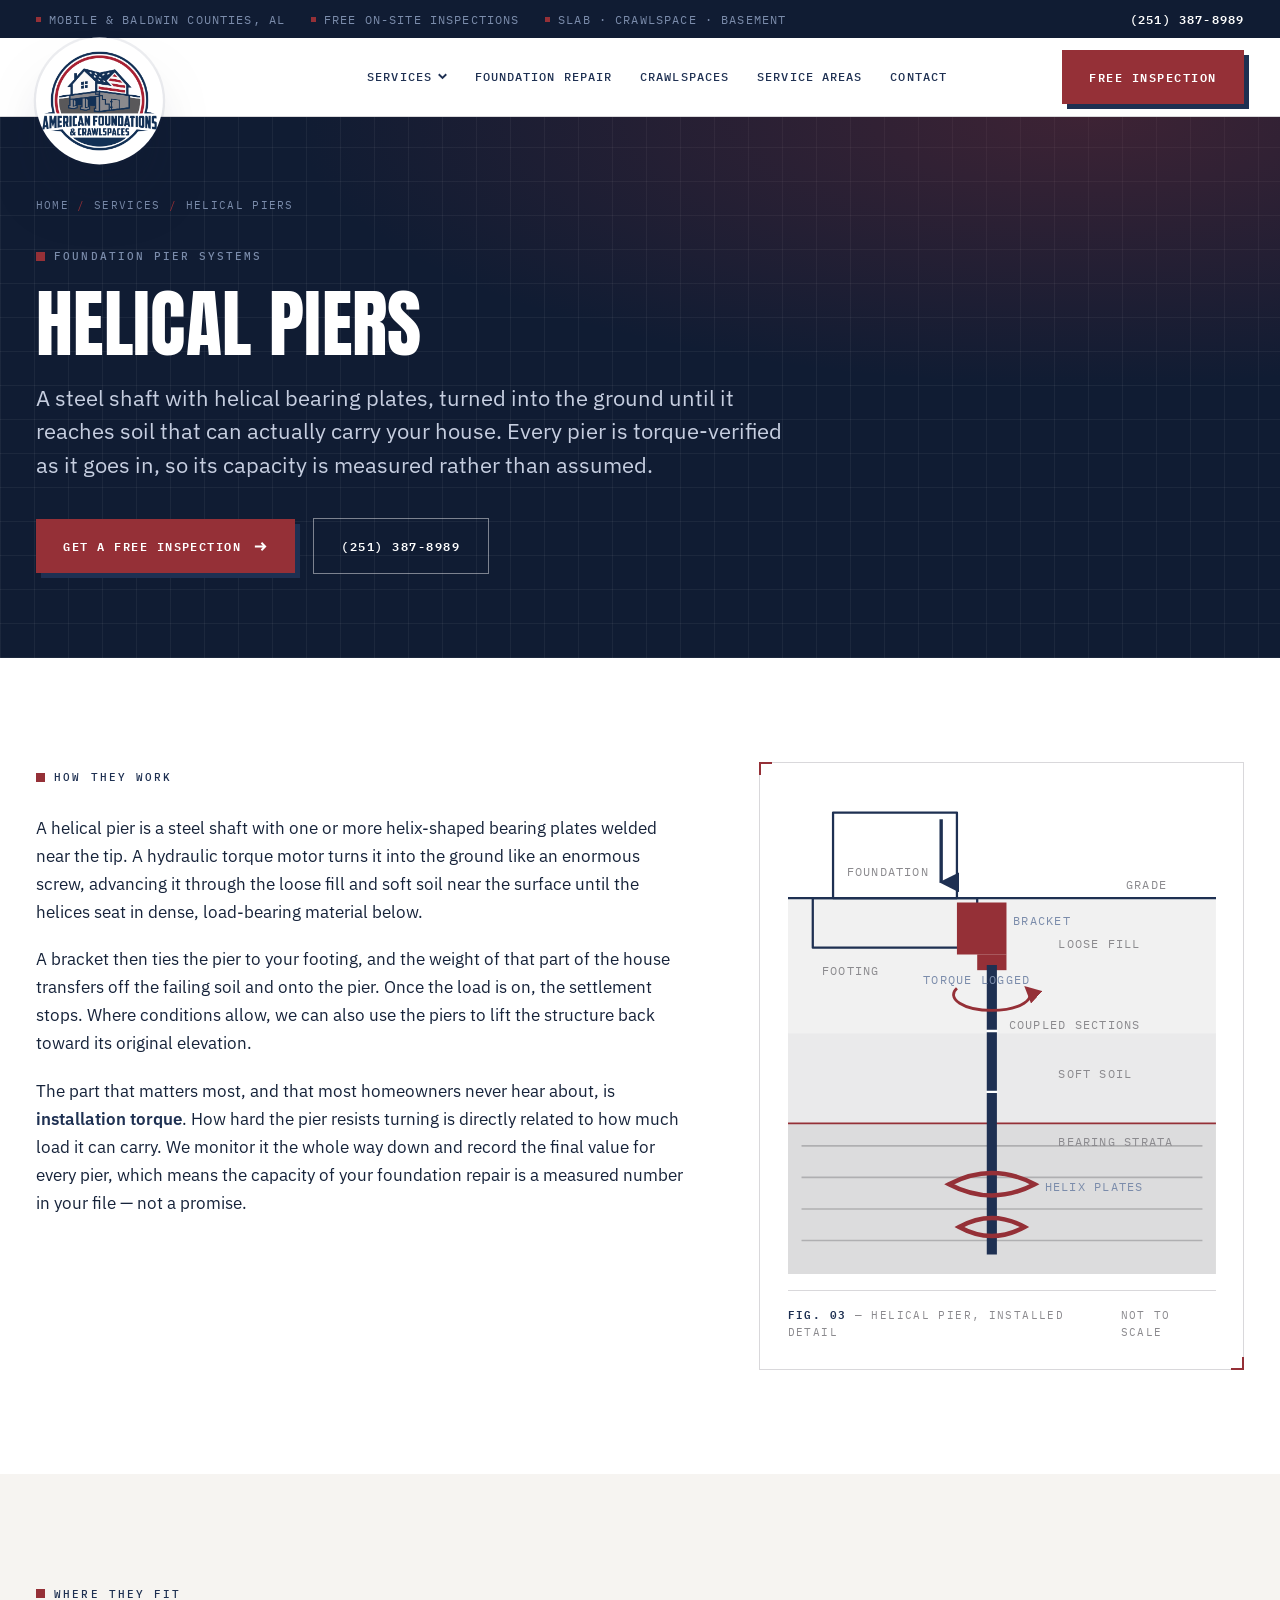
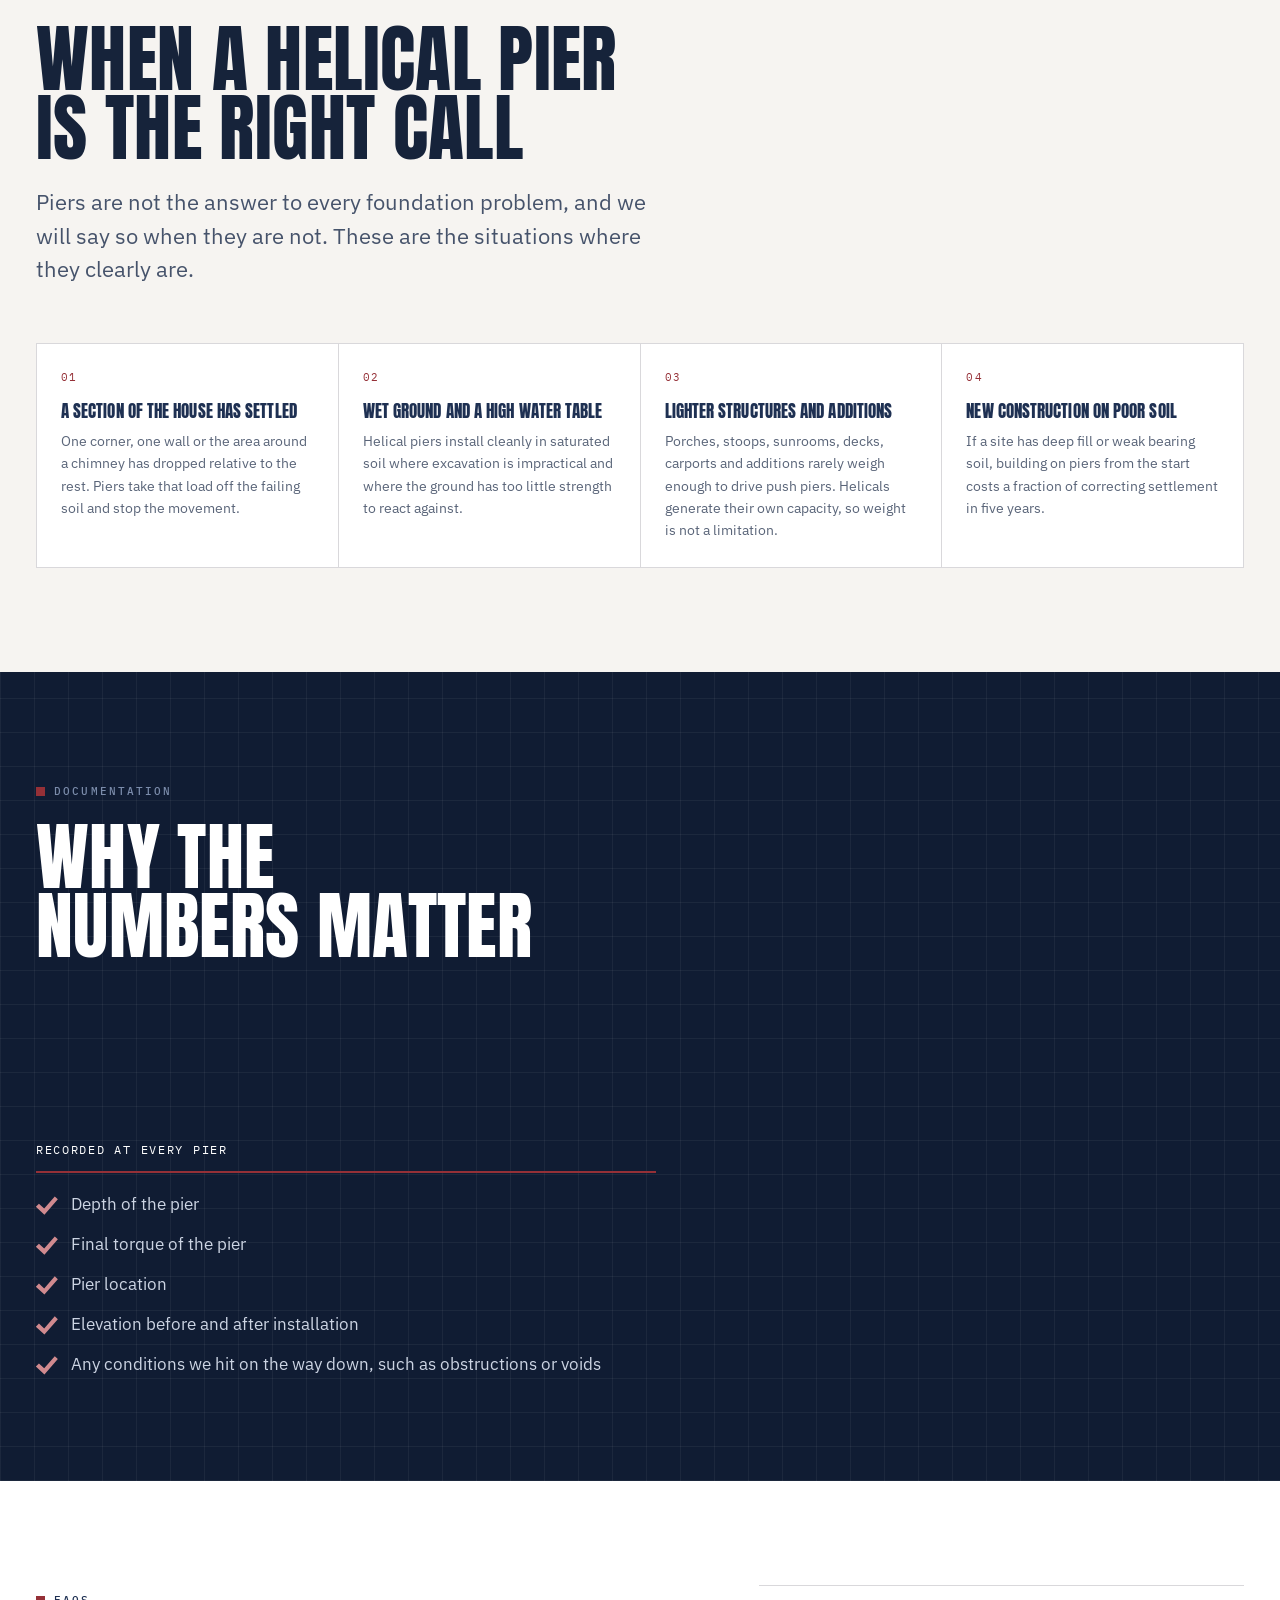
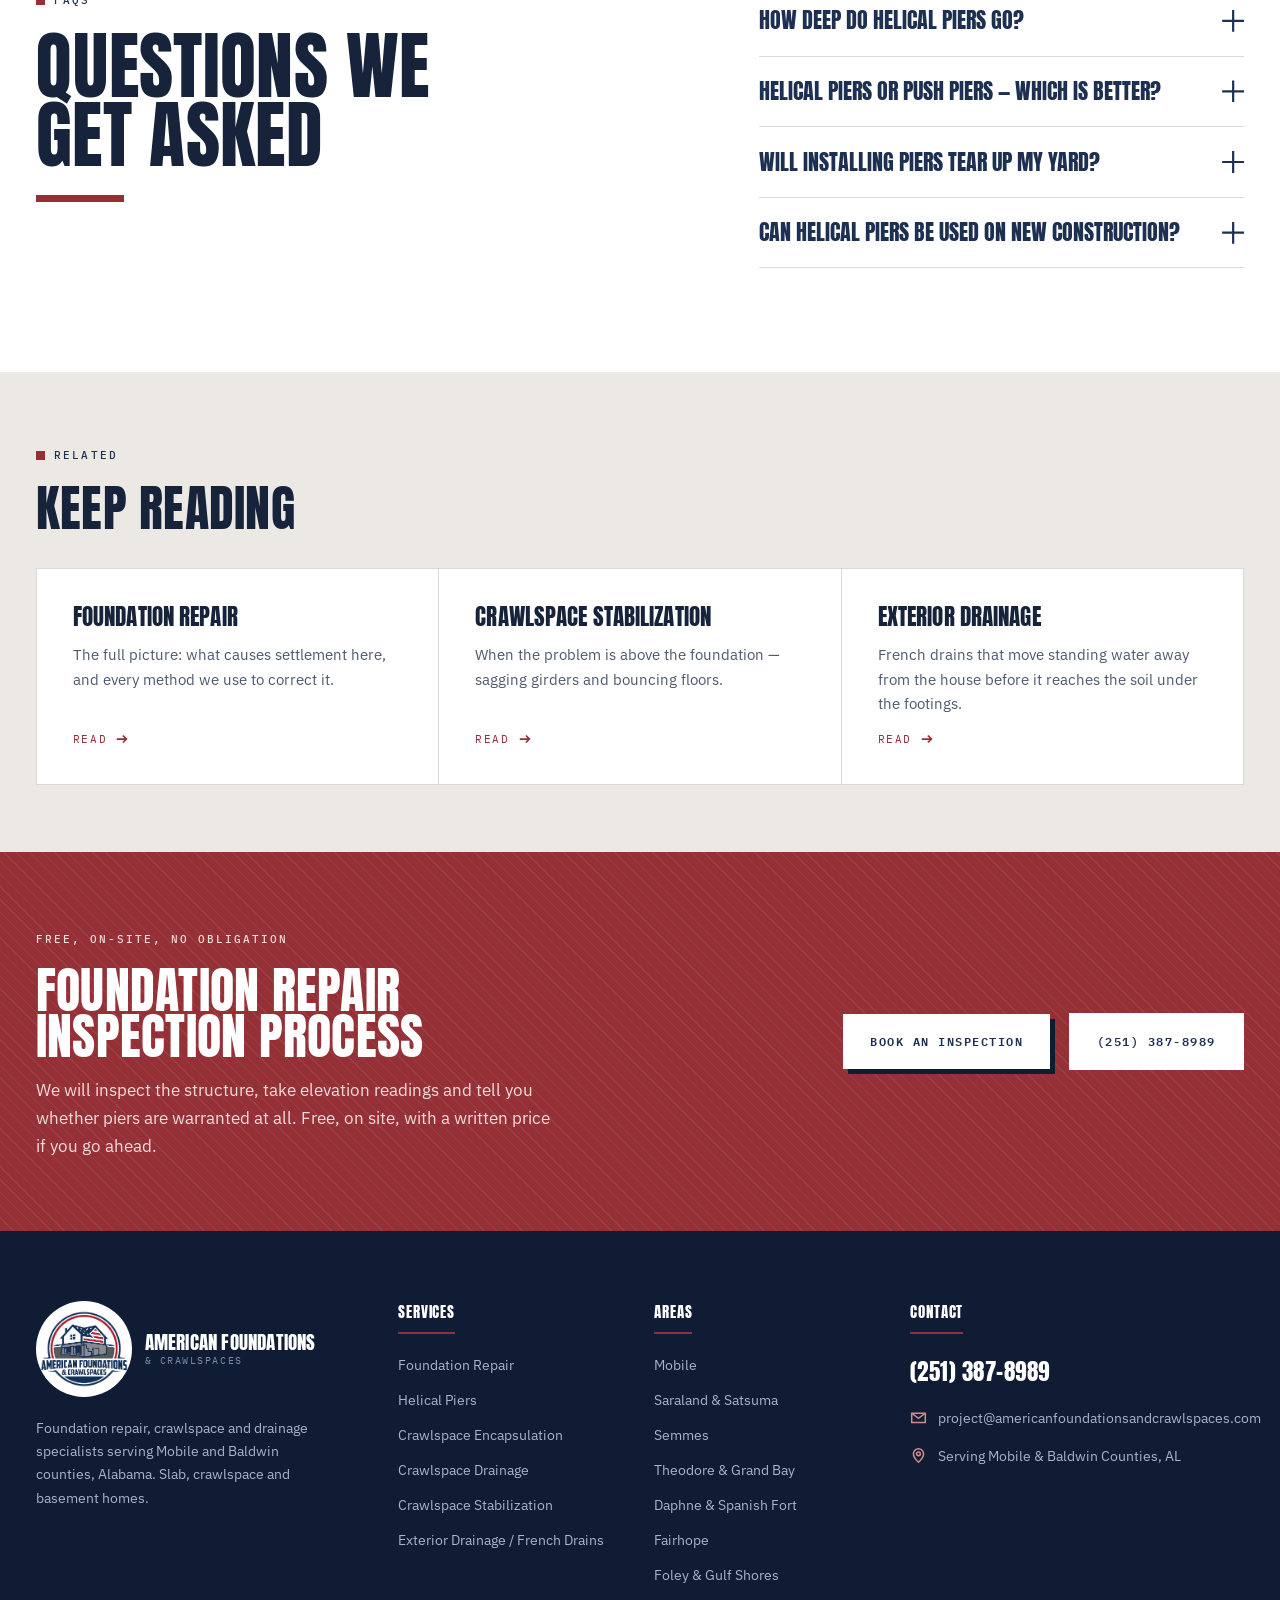
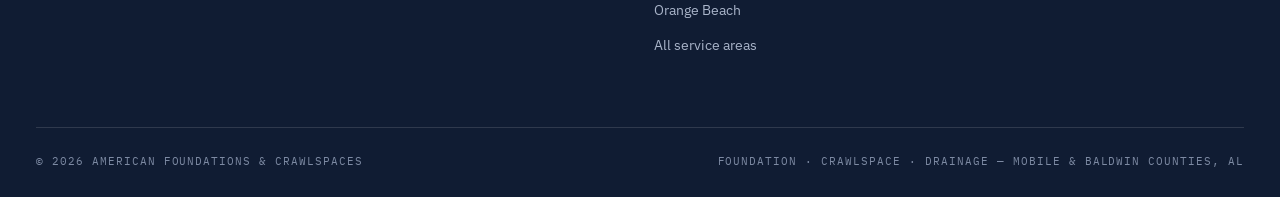
<file: helical-piers.html>
<!DOCTYPE html>
<html lang="en">
<head>
<meta charset="utf-8">
<meta name="viewport" content="width=device-width, initial-scale=1">
<title>Helical Piers in Mobile &amp; Baldwin, AL | Foundation Pier Systems</title>
<meta name="description" content="Helical pier installation in Mobile and Baldwin counties, AL. Steel piers screwed to load-bearing strata, with installation torque logged at every pier.">
<link rel="canonical" href="https://www.americanfoundationsandcrawlspaces.com/helical-piers">
<meta name="theme-color" content="#1e3052">
<meta property="og:type" content="article">
<meta property="og:title" content="Helical Piers in Mobile &amp; Baldwin, AL">
<meta property="og:description" content="Steel piers driven past weak soil to competent strata, with verified capacity at every pier.">
<link rel="icon" href="assets/img/favicon.svg" type="image/svg+xml">
<link rel="preload" href="assets/fonts/anton-400.woff2" as="font" type="font/woff2" crossorigin>
<link rel="preload" href="assets/fonts/ibm-plex-sans-400.woff2" as="font" type="font/woff2" crossorigin>
<link rel="stylesheet" href="assets/css/fonts.css">
<link rel="stylesheet" href="assets/css/styles.css">
</head>
<body>
<a class="skip-link" href="#main">Skip to content</a>

<div class="topbar">
  <div class="wrap topbar__inner">
    <ul class="topbar__list">
      <li>Mobile &amp; Baldwin Counties, AL</li>
      <li>Free on-site inspections</li>
      <li>Slab &middot; Crawlspace &middot; Basement</li>
    </ul>
    <a class="topbar__phone" href="tel:+12513878989">(251) 387-8989</a>
  </div>
</div>

<header class="site-header">
  <nav class="wrap nav" aria-label="Main">
    <a class="brand" href="/">
      <span class="brand__disc">
        <img src="assets/img/amerfclogo.png" width="850" height="850" alt="American Foundations &amp; Crawlspaces" fetchpriority="high" decoding="async">
      </span>
      <span class="brand__text" aria-hidden="true">
        <span class="brand__name">American Foundations</span>
        <span class="brand__sub">&amp; Crawlspaces</span>
      </span>
    </a>
    <ul class="nav__links">
      <li class="nav__item">
        <a href="/#services">Services
          <svg class="nav__caret" viewBox="0 0 12 8" aria-hidden="true"><path d="M1 1l5 5 5-5"/></svg>
        </a>
        <ul class="nav__panel">
          <li><a href="/foundation-repair">Foundation Repair</a></li>
          <li><a href="/helical-piers">Helical Piers</a></li>
          <li><a href="/crawlspace-encapsulation">Crawlspace Encapsulation</a></li>
          <li><a href="/crawlspace-drainage">Crawlspace Drainage</a></li>
          <li><a href="/crawlspace-stabilization">Crawlspace Stabilization</a></li>
          <li><a href="/exterior-drainage">Exterior Drainage / French Drains</a></li>
        </ul>
      </li>
      <li><a href="/foundation-repair">Foundation Repair</a></li>
      <li><a href="/crawlspace-encapsulation">Crawlspaces</a></li>
      <li><a href="/service-areas">Service Areas</a></li>
      <li><a href="/contact">Contact</a></li>
    </ul>
    <a class="btn nav__cta" href="/contact">Free Inspection</a>
    <button class="nav__toggle" data-nav-toggle aria-expanded="false" aria-controls="mobile-drawer">
      <span></span><span></span><span></span>
      <span class="visually-hidden">Menu</span>
    </button>
  </nav>
</header>

<div class="drawer" id="mobile-drawer">
  <div class="wrap">
    <ul>
      <li><a href="/foundation-repair">Foundation Repair</a></li>
      <li><a href="/helical-piers">Helical Piers</a></li>
      <li><a href="/crawlspace-encapsulation">Crawlspace Encapsulation</a></li>
      <li><a href="/crawlspace-drainage">Crawlspace Drainage</a></li>
      <li><a href="/crawlspace-stabilization">Crawlspace Stabilization</a></li>
      <li><a href="/exterior-drainage">Exterior Drainage / French Drains</a></li>
      <li><a href="/service-areas">Service Areas</a></li>
      <li><a href="/contact">Contact</a></li>
    </ul>
    <a class="btn" href="/contact">Get a Free Inspection</a>
  </div>
</div>

<main id="main">

  <section class="page-hero">
  <!-- HERO PHOTO — upload the photo to Uploadcare, then: add
       "page-hero--photo" to this section's class, uncomment the figure and
       replace PHOTO-UUID (3 times).
  <figure class="page-hero__photo">
    <img src="https://4jc1ebxykm.ucarecd.net/PHOTO-UUID/-/scale_crop/1400x700/smart/-/format/auto/-/quality/smart/"
         srcset="https://4jc1ebxykm.ucarecd.net/PHOTO-UUID/-/scale_crop/800x400/smart/-/format/auto/-/quality/smart/ 800w, https://4jc1ebxykm.ucarecd.net/PHOTO-UUID/-/scale_crop/1400x700/smart/-/format/auto/-/quality/smart/ 1400w"
         sizes="100vw" width="1400" height="700" alt="Helical pier bracket installed against a home's foundation footing" fetchpriority="high" decoding="async">
  </figure>
  -->
    <div class="wrap">
      <ol class="crumbs">
        <li><a href="/">Home</a></li>
        <li><a href="/#services">Services</a></li>
        <li>Helical Piers</li>
      </ol>
      <span class="tag tag--light">Foundation pier systems</span>
      <h1>Helical Piers</h1>
      <p class="lede">A steel shaft with helical bearing plates, turned into the ground until it reaches soil that can actually carry your house. Every pier is torque-verified as it goes in, so its capacity is measured rather than assumed.</p>
      <div class="btn-row">
        <a class="btn" href="/contact">Get a Free Inspection <svg viewBox="0 0 16 16" fill="none" stroke="currentColor" stroke-width="2" aria-hidden="true"><path d="M2 8h11M9 4l4 4-4 4"/></svg></a>
        <a class="btn btn--ghost-light" href="tel:+12513878989">(251) 387-8989</a>
      </div>
    </div>
  </section>

  <section class="section section--white">
    <div class="wrap split split--wide-left split--top">
      <div class="prose">
        <span class="tag" data-reveal>How they work</span>
        <p data-reveal style="margin-top:1.5rem">
          A helical pier is a steel shaft with one or more helix-shaped bearing
          plates welded near the tip. A hydraulic torque motor turns it into the
          ground like an enormous screw, advancing it through the loose fill and
          soft soil near the surface until the helices seat in dense, load-bearing
          material below.
        </p>
        <p data-reveal>
          A bracket then ties the pier to your footing, and the weight of that part
          of the house transfers off the failing soil and onto the pier. Once the
          load is on, the settlement stops. Where conditions allow, we can also use
          the piers to lift the structure back toward its original elevation.
        </p>
        <p data-reveal>
          The part that matters most, and that most homeowners never hear about, is
          <strong>installation torque</strong>. How hard the pier resists turning is
          directly related to how much load it can carry. We monitor it the whole way
          down and record the final value for every pier, which means the capacity of
          your foundation repair is a measured number in your file &mdash; not a
          promise.
        </p>
      </div>
      <figure class="figure marks" data-reveal>
        <svg viewBox="0 0 380 430" role="img" aria-labelledby="f-pier-t f-pier-d">
          <title id="f-pier-t">Helical pier detail</title>
          <desc id="f-pier-d">A steel helical pier bracketed to a foundation footing, its shaft extending down past soft near-surface soil so its helical bearing plates seat in dense load-bearing strata.</desc>
          <rect x="0" y="96" width="380" height="120" fill="#8b8a8e" opacity="0.12"/>
          <rect x="0" y="216" width="380" height="80" fill="#8b8a8e" opacity="0.18"/>
          <rect x="0" y="296" width="380" height="134" fill="#8b8a8e" opacity="0.3"/>
          <g stroke="#8b8a8e" stroke-opacity="0.55" stroke-width="1.4">
            <path d="M12 316 h356 M12 344 h356 M12 372 h356 M12 400 h356"/>
          </g>
          <path d="M0 96 H380" class="dwg-line" stroke-width="2"/>
          <path d="M0 296 H380" stroke="#953037" stroke-width="1.5"/>
          <text class="dwg-label dwg-label--dark" x="300" y="88">Grade</text>
          <text class="dwg-label dwg-label--dark" x="240" y="140">Loose fill</text>
          <text class="dwg-label dwg-label--dark" x="240" y="256">Soft soil</text>
          <text class="dwg-label dwg-label--dark" x="240" y="316" fill="#953037">Bearing strata</text>

          <!-- Foundation wall and footing -->
          <path class="dwg-line" d="M40 20 H150 V96 H40 Z" fill="#ffffff" stroke-width="2.5"/>
          <path class="dwg-line" d="M22 96 H168 V140 H22 Z" fill="#8b8a8e" fill-opacity="0.45" stroke-width="2.5"/>
          <text class="dwg-label dwg-label--dark" x="52" y="76">Foundation</text>
          <text class="dwg-label dwg-label--dark" x="30" y="164">Footing</text>

          <!-- Bracket -->
          <path d="M150 100 h44 v46 h-44 z" fill="#953037"/>
          <path d="M168 146 h26 v14 h-26 z" fill="#953037"/>
          <text class="dwg-label" x="200" y="120" fill="#953037">Bracket</text>

          <!-- Shaft -->
          <path d="M181 160 V408" stroke="#1e3052" stroke-width="9" stroke-linecap="square"/>
          <g stroke="#ffffff" stroke-width="2">
            <path d="M176 214 h10 M176 268 h10"/>
          </g>
          <text class="dwg-label dwg-label--dark" x="196" y="212">Coupled sections</text>

          <!-- Helix plates -->
          <g fill="none" stroke="#953037" stroke-width="4">
            <path d="M143 350 q38 -20 76 0 q-38 20 -76 0 z"/>
            <path d="M152 388 q29 -16 58 0 q-29 16 -58 0 z"/>
          </g>
          <text class="dwg-label" x="228" y="356" fill="#953037">Helix plates</text>

          <!-- Torque arrow -->
          <path d="M150 176 a34 14 0 1 0 62 0" fill="none" stroke="#953037" stroke-width="2.5" marker-end="url(#tq)"/>
          <defs>
            <marker id="tq" viewBox="0 0 10 10" refX="8" refY="5" markerWidth="6" markerHeight="6" orient="auto">
              <path d="M0 0 L10 5 L0 10 z" fill="#953037"/>
            </marker>
          </defs>
          <text class="dwg-label" x="120" y="172" fill="#953037">Torque logged</text>

          <!-- Load arrow -->
          <path d="M136 26 v56" stroke="#1e3052" stroke-width="3" marker-end="url(#ld)"/>
          <defs>
            <marker id="ld" viewBox="0 0 10 10" refX="5" refY="9" markerWidth="6" markerHeight="6" orient="auto">
              <path d="M0 0 L10 0 L5 10 z" fill="#1e3052"/>
            </marker>
          </defs>
        </svg>
        <figcaption class="figure__caption">
          <span><b>Fig. 03</b> &mdash; Helical pier, installed detail</span>
          <span>Not to scale</span>
        </figcaption>
      </figure>
    </div>
  </section>

  <section class="section">
    <div class="wrap">
      <div class="section-head">
        <span class="tag" data-reveal>Where they fit</span>
        <h2 data-reveal>When a helical pier<br>is the right call</h2>
        <p data-reveal>Piers are not the answer to every foundation problem, and we will say so when they are not. These are the situations where they clearly are.</p>
      </div>
      <div class="signs">
        <div class="sign" data-reveal>
          <span class="sign__n">01</span>
          <h4>A section of the house has settled</h4>
          <p>One corner, one wall or the area around a chimney has dropped relative to the rest. Piers take that load off the failing soil and stop the movement.</p>
        </div>
        <div class="sign" data-reveal>
          <span class="sign__n">02</span>
          <h4>Wet ground and a high water table</h4>
          <p>Helical piers install cleanly in saturated soil where excavation is impractical and where the ground has too little strength to react against.</p>
        </div>
        <div class="sign" data-reveal>
          <span class="sign__n">03</span>
          <h4>Lighter structures and additions</h4>
          <p>Porches, stoops, sunrooms, decks, carports and additions rarely weigh enough to drive push piers. Helicals generate their own capacity, so weight is not a limitation.</p>
        </div>
        <div class="sign" data-reveal>
          <span class="sign__n">04</span>
          <h4>New construction on poor soil</h4>
          <p>If a site has deep fill or weak bearing soil, building on piers from the start costs a fraction of correcting settlement in five years.</p>
        </div>
      </div>
    </div>
  </section>

  <section class="section band--navy" style="color:#fff">
    <div class="wrap">
      <div class="section-head">
        <span class="tag tag--light" data-reveal>Documentation</span>
        <h2 data-reveal style="color:#fff">Why the<br>numbers matter</h2>
        <p data-reveal style="color:#b9c4d8">Foundation repair is largely invisible once the pits are backfilled. What proves the work was done correctly is the record of what happened while it was open.</p>
      </div>
      <div data-reveal style="max-width:62ch">
        <span class="county" style="color:#fff;border-color:var(--red)">Recorded at every pier</span>
        <ul class="check check--light">
          <li>Depth of the pier</li>
          <li>Final torque of the pier</li>
          <li>Pier location</li>
          <li>Elevation before and after installation</li>
          <li>Any conditions we hit on the way down, such as obstructions or voids</li>
        </ul>
      </div>
    </div>
  </section>

  <section class="section section--white">
    <div class="wrap split split--wide-left split--top">
      <div>
        <span class="tag" data-reveal>FAQs</span>
        <h2 data-reveal style="margin-top:1.1rem">Questions we<br>get asked</h2>
        <span class="slab" data-reveal></span>
      </div>
      <div class="faq" data-accordion data-reveal>
        <details>
          <summary>How deep do helical piers go?</summary>
          <div class="faq__body">
            <p>As deep as it takes to reach competent soil, which is a property of your lot rather than a number we can pick in advance. Around the Gulf Coast that is typically somewhere between fourteen and twenty feet, but we have gone shallower and considerably deeper in certain areas.</p>
            <p>We do not predetermine depth. We stop when the torque readings confirm the pier has reached the required depth and load-bearing strata.</p>
          </div>
        </details>
        <details>
          <summary>Helical piers or push piers &mdash; which is better?</summary>
          <div class="faq__body">
            <p>Neither is universally better; they suit different structures. Push piers use the weight of the house as the reaction force to drive them, so they work best under heavier masonry homes that can push back hard enough.</p>
            <p>Helical piers generate their own capacity through torque, so they do not depend on structure weight. That makes them the right call for lighter framed homes, porches, stoops, chimneys, additions, and new construction where there is no building yet. On the Gulf Coast they have one more advantage: they install cleanly in saturated ground and high water table conditions.</p>
          </div>
        </details>
        <details>
          <summary>Will installing piers tear up my yard?</summary>
          <div class="faq__body">
            <p>Less than most people expect. Helical piers produce no spoils &mdash; nothing is augered out and left in a pile &mdash; and the equipment is small enough to work in tight side yards and through gates. We excavate a modest access pit at each pier location, backfill and compact it when the work is done, and clean up the yard, ensuring everything is filled in and cleaned up to the best of our ability.</p>
          </div>
        </details>
        <details>
          <summary>Can helical piers be used on new construction?</summary>
          <div class="faq__body">
            <p>Yes, and it is often the least expensive time to do it. If a site has poor bearing soil, deep fill, or a high water table, setting the structure on helical piers from the start avoids the far larger cost of correcting settlement later. We work with builders, engineers and general contractors on new foundations, additions and light commercial projects.</p>
          </div>
        </details>
      </div>
    </div>
  </section>

  <section class="section section--tight section--paper2">
    <div class="wrap">
      <span class="tag" data-reveal>Related</span>
      <h2 data-reveal style="margin-top:1.1rem;font-size:var(--step-3)">Keep reading</h2>
      <div class="tiles grid grid--3" data-reveal style="margin-top:2.25rem">
        <a class="tile" href="/foundation-repair">
          <h3>Foundation Repair</h3>
          <p>The full picture: what causes settlement here, and every method we use to correct it.</p>
          <span class="tile__more">Read <svg viewBox="0 0 16 16" fill="none" stroke="currentColor" stroke-width="2" aria-hidden="true"><path d="M2 8h11M9 4l4 4-4 4"/></svg></span>
        </a>
        <a class="tile" href="/crawlspace-stabilization">
          <h3>Crawlspace Stabilization</h3>
          <p>When the problem is above the foundation &mdash; sagging girders and bouncing floors.</p>
          <span class="tile__more">Read <svg viewBox="0 0 16 16" fill="none" stroke="currentColor" stroke-width="2" aria-hidden="true"><path d="M2 8h11M9 4l4 4-4 4"/></svg></span>
        </a>
        <a class="tile" href="/exterior-drainage">
          <h3>Exterior Drainage</h3>
          <p>French drains that move standing water away from the house before it reaches the soil under the footings.</p>
          <span class="tile__more">Read <svg viewBox="0 0 16 16" fill="none" stroke="currentColor" stroke-width="2" aria-hidden="true"><path d="M2 8h11M9 4l4 4-4 4"/></svg></span>
        </a>
      </div>
    </div>
  </section>

  <section class="band">
    <div class="wrap band__inner">
      <div>
        <span class="tag tag--plain" style="color:#f4dcdd">Free, on-site, no obligation</span>
        <h2 style="margin-top:1rem">Foundation Repair<br>Inspection Process</h2>
        <p>We will inspect the structure, take elevation readings and tell you whether piers are warranted at all. Free, on site, with a written price if you go ahead.</p>
      </div>
      <div class="btn-row">
        <a class="btn" href="/contact">Book an Inspection</a>
        <a class="btn btn--ghost-light" href="tel:+12513878989">(251) 387-8989</a>
      </div>
    </div>
  </section>

</main>

<footer class="site-footer">
  <div class="wrap footer">
    <div class="footer__top">
      <div class="footer__brand">
        <a class="brand brand--light" href="/">
          <span class="brand__disc">
            <img src="assets/img/amerfclogo.png" width="850" height="850" alt="" loading="lazy" decoding="async">
          </span>
          <span class="brand__text">
            <span class="brand__name">American Foundations</span>
            <span class="brand__sub">&amp; Crawlspaces</span>
          </span>
        </a>
        <p>
          Foundation repair, crawlspace and drainage specialists serving Mobile and
          Baldwin counties, Alabama. Slab, crawlspace and basement homes.
        </p>
      </div>
      <div>
        <h4>Services</h4>
        <ul>
          <li><a href="/foundation-repair">Foundation Repair</a></li>
          <li><a href="/helical-piers">Helical Piers</a></li>
          <li><a href="/crawlspace-encapsulation">Crawlspace Encapsulation</a></li>
          <li><a href="/crawlspace-drainage">Crawlspace Drainage</a></li>
          <li><a href="/crawlspace-stabilization">Crawlspace Stabilization</a></li>
          <li><a href="/exterior-drainage">Exterior Drainage / French Drains</a></li>
        </ul>
      </div>
      <div>
        <h4>Areas</h4>
        <ul>
          <li><a href="/service-areas">Mobile</a></li>
          <li><a href="/service-areas">Saraland &amp; Satsuma</a></li>
          <li><a href="/service-areas">Semmes</a></li>
          <li><a href="/service-areas">Theodore &amp; Grand Bay</a></li>
          <li><a href="/service-areas">Daphne &amp; Spanish Fort</a></li>
          <li><a href="/service-areas">Fairhope</a></li>
          <li><a href="/service-areas">Foley &amp; Gulf Shores</a></li>
          <li><a href="/service-areas">Orange Beach</a></li>
          <li><a href="/service-areas">All service areas</a></li>
        </ul>
      </div>
      <div>
        <h4>Contact</h4>
        <address class="footer__contact">
          <!-- PLACEHOLDER EMAIL — replace before launch. See README. -->
          <a class="footer__phone" href="tel:+12513878989">(251) 387-8989</a>
          <a href="mailto:project@americanfoundationsandcrawlspaces.com">
            <svg viewBox="0 0 20 20" fill="none" stroke="currentColor" stroke-width="1.8" aria-hidden="true"><path d="M2 5h16v11H2z"/><path d="M2 5l8 6 8-6"/></svg>
            project@americanfoundationsandcrawlspaces.com
          </a>
          <a href="/service-areas">
            <svg viewBox="0 0 20 20" fill="none" stroke="currentColor" stroke-width="1.8" aria-hidden="true"><path d="M10 18s6-5.4 6-10A6 6 0 0 0 4 8c0 4.6 6 10 6 10z"/><circle cx="10" cy="8" r="2.2"/></svg>
            Serving Mobile &amp; Baldwin Counties, AL
          </a>
        </address>
      </div>
    </div>
    <div class="footer__meta">
      <span>&copy; <span data-year>2026</span> American Foundations &amp; Crawlspaces</span>
      <span>Foundation &middot; Crawlspace &middot; Drainage &mdash; Mobile &amp; Baldwin Counties, AL</span>
    </div>
  </div>
</footer>

<div class="callbar">
  <a href="tel:+12513878989">Call Now</a>
  <a href="/contact">Free Inspection</a>
</div>

<script src="assets/js/main.js" defer></script>

<script type="application/ld+json">
{
  "@context": "https://schema.org",
  "@type": "Service",
  "serviceType": "Helical pier installation",
  "provider": {
    "@type": "HomeAndConstructionBusiness",
    "name": "American Foundations & Crawlspaces",
    "telephone": "+1-251-387-8989"
  },
  "areaServed": [
    {
      "@type": "City",
      "name": "Mobile"
    },
    {
      "@type": "AdministrativeArea",
      "name": "Mobile County, Alabama"
    },
    {
      "@type": "AdministrativeArea",
      "name": "Baldwin County, Alabama"
    }
  ],
  "description": "Installation of helical piers to stabilize and lift settling foundations in Mobile and Baldwin counties, Alabama, with installation torque logged at every pier."
}
</script>

<script type="application/ld+json">
{
  "@context": "https://schema.org",
  "@type": "FAQPage",
  "mainEntity": [
    {
      "@type": "Question",
      "name": "How deep do helical piers go?",
      "acceptedAnswer": {
        "@type": "Answer",
        "text": "As deep as it takes to reach competent soil, which is a property of your lot rather than a number we can pick in advance. Around the Gulf Coast that is typically somewhere between fourteen and twenty feet, but we have gone shallower and considerably deeper in certain areas. We do not predetermine depth. We stop when the torque readings confirm the pier has reached the required depth and load-bearing strata."
      }
    },
    {
      "@type": "Question",
      "name": "Helical piers or push piers &mdash; which is better?",
      "acceptedAnswer": {
        "@type": "Answer",
        "text": "Neither is universally better; they suit different structures. Push piers use the weight of the house as the reaction force to drive them, so they work best under heavier masonry homes that can push back hard enough. Helical piers generate their own capacity through torque, so they do not depend on structure weight. That makes them the right call for lighter framed homes, porches, stoops, chimneys, additions, and new construction where there is no building yet. On the Gulf Coast they have one more advantage: they install cleanly in saturated ground and high water table conditions."
      }
    },
    {
      "@type": "Question",
      "name": "Will installing piers tear up my yard?",
      "acceptedAnswer": {
        "@type": "Answer",
        "text": "Less than most people expect. Helical piers produce no spoils &mdash; nothing is augered out and left in a pile &mdash; and the equipment is small enough to work in tight side yards and through gates. We excavate a modest access pit at each pier location, backfill and compact it when the work is done, and clean up the yard, ensuring everything is filled in and cleaned up to the best of our ability."
      }
    },
    {
      "@type": "Question",
      "name": "Can helical piers be used on new construction?",
      "acceptedAnswer": {
        "@type": "Answer",
        "text": "Yes, and it is often the least expensive time to do it. If a site has poor bearing soil, deep fill, or a high water table, setting the structure on helical piers from the start avoids the far larger cost of correcting settlement later. We work with builders, engineers and general contractors on new foundations, additions and light commercial projects."
      }
    }
  ]
}
</script>

</body>
</html>
</file>
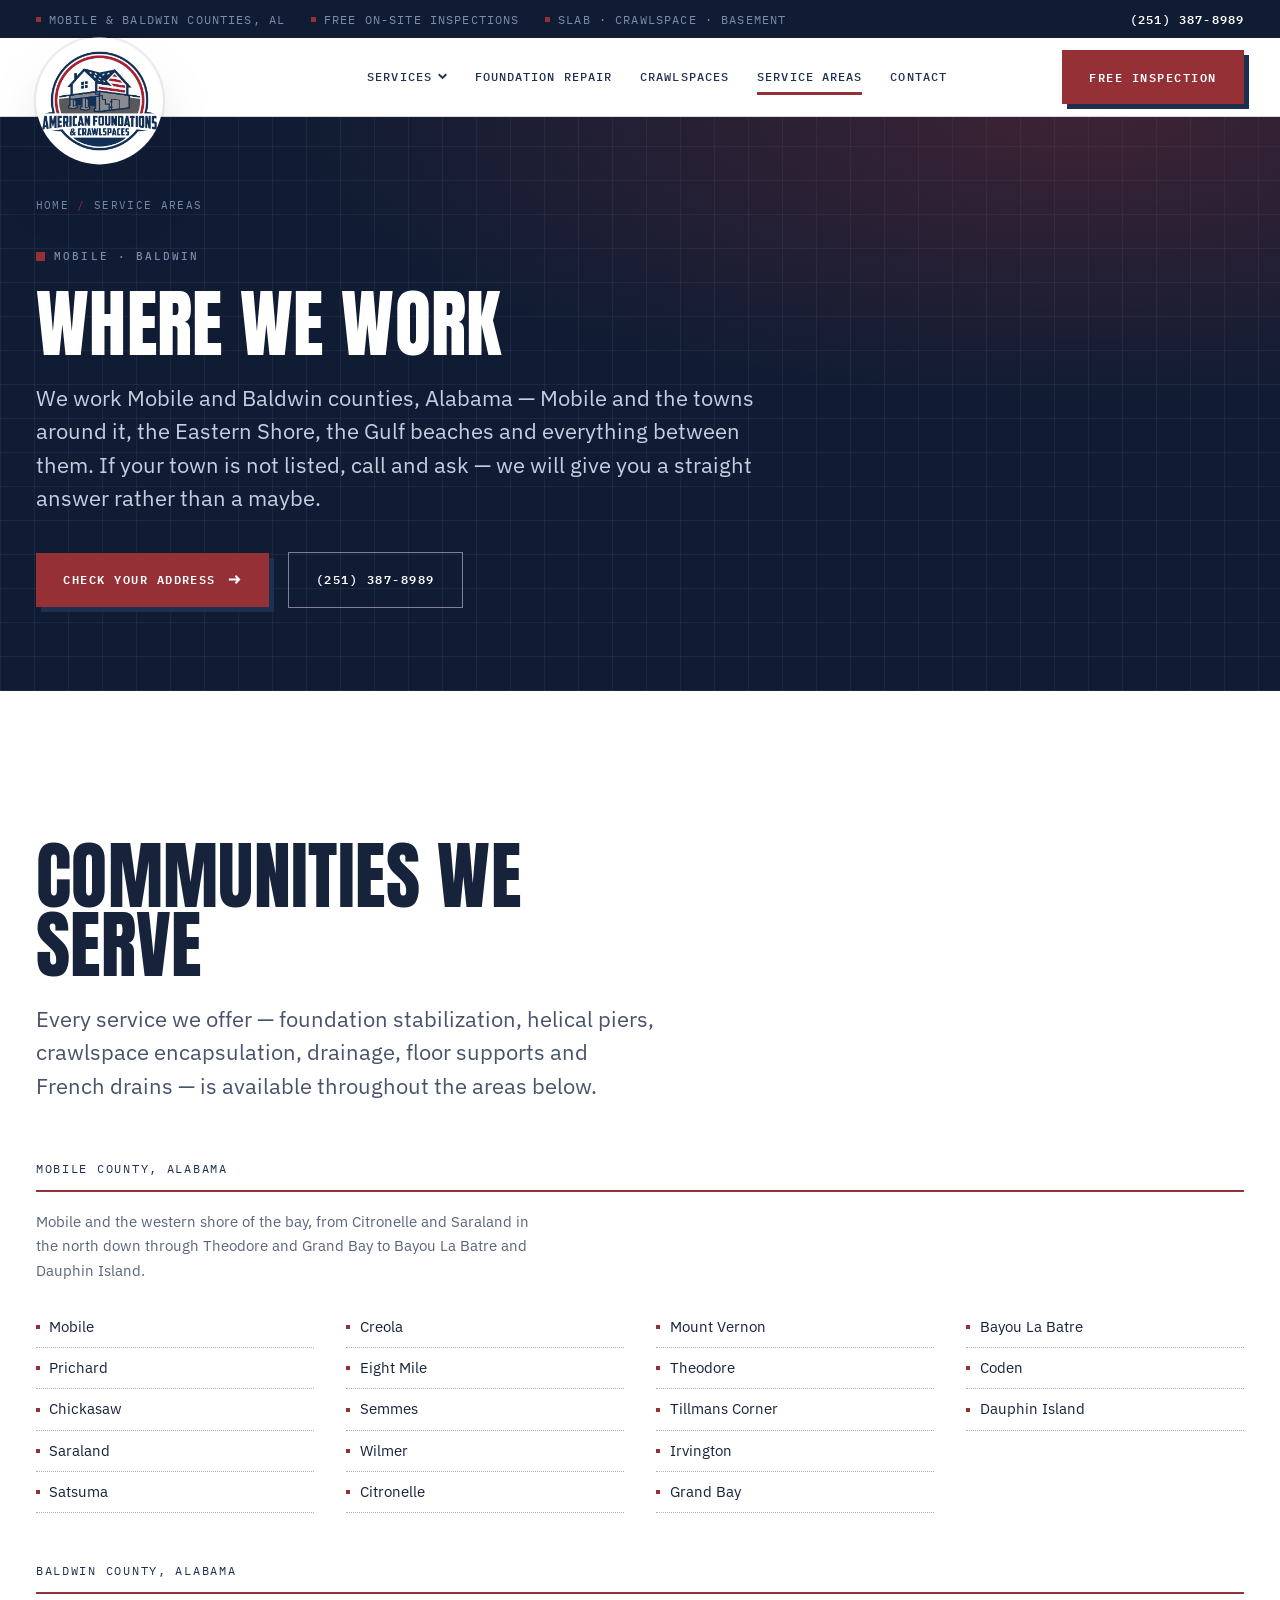
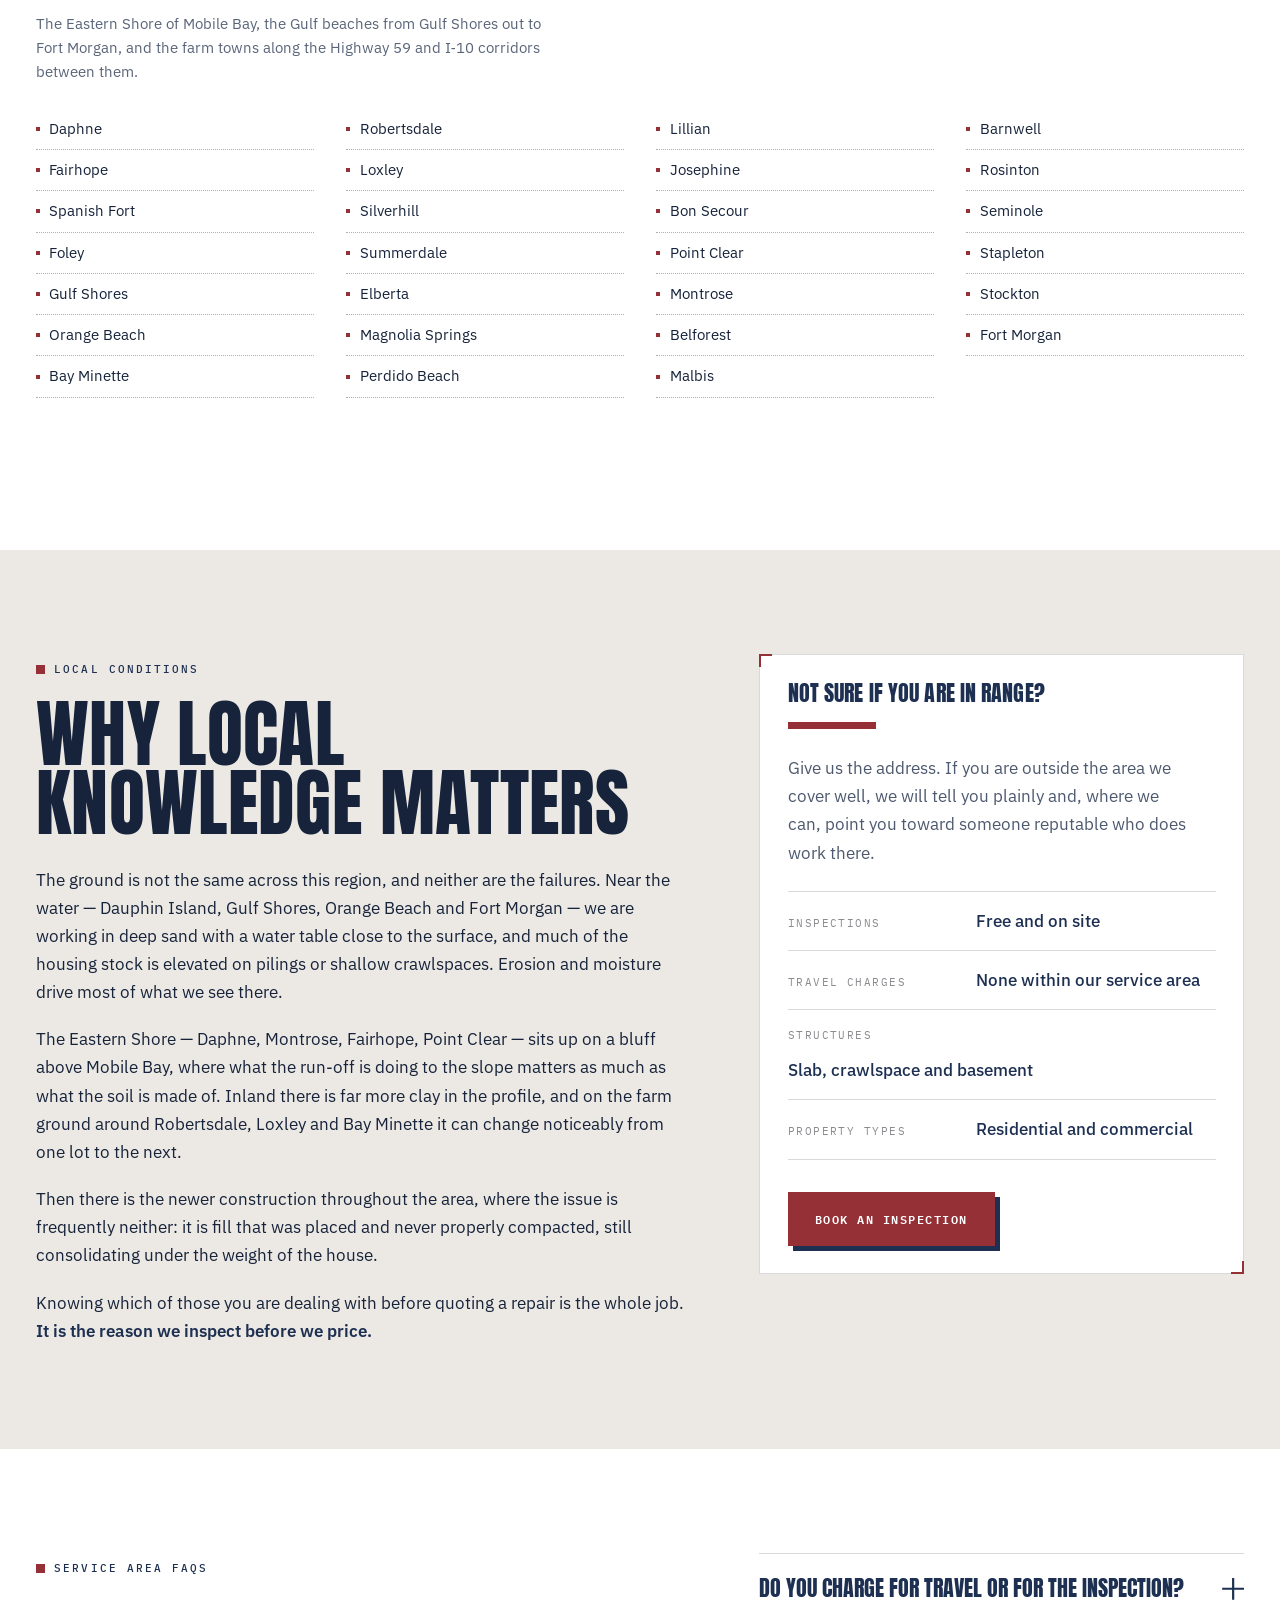
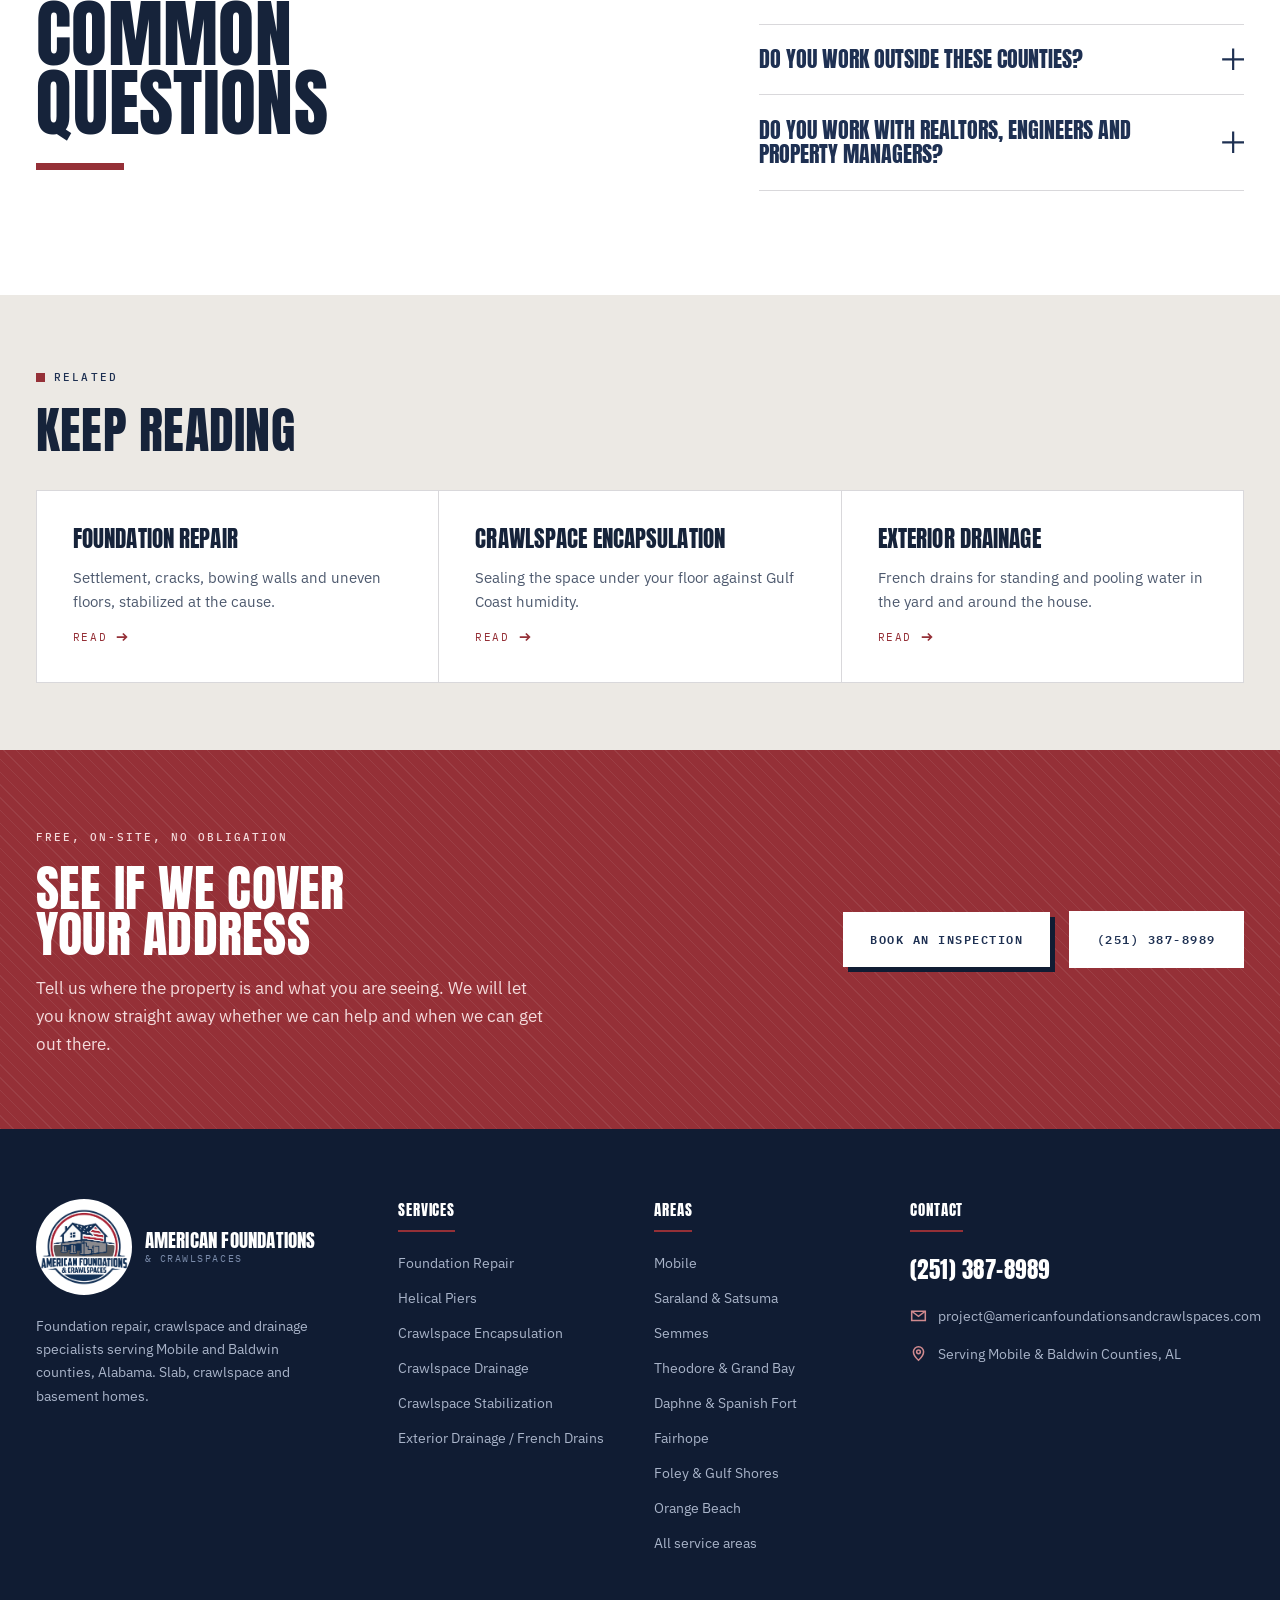
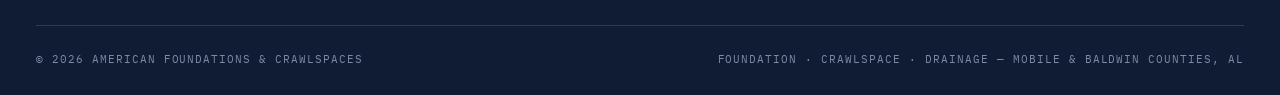
<file: service-areas.html>
<!DOCTYPE html>
<html lang="en">
<head>
<meta charset="utf-8">
<meta name="viewport" content="width=device-width, initial-scale=1">
<title>Service Areas | Mobile &amp; Baldwin Counties, Alabama</title>
<meta name="description" content="Foundation, crawlspace and drainage services across Mobile and Baldwin counties, Alabama &mdash; Mobile, Saraland, Theodore, Daphne, Fairhope, Foley, Gulf Shores and more.">
<link rel="canonical" href="https://www.americanfoundationsandcrawlspaces.com/service-areas">
<meta name="theme-color" content="#1e3052">
<meta property="og:type" content="article">
<meta property="og:title" content="Service Areas | American Foundations &amp; Crawlspaces">
<meta property="og:description" content="Foundation repair, crawlspace and drainage services across Mobile and Baldwin counties, Alabama.">
<link rel="icon" href="assets/img/favicon.svg" type="image/svg+xml">
<link rel="preload" href="assets/fonts/anton-400.woff2" as="font" type="font/woff2" crossorigin>
<link rel="preload" href="assets/fonts/ibm-plex-sans-400.woff2" as="font" type="font/woff2" crossorigin>
<link rel="stylesheet" href="assets/css/fonts.css">
<link rel="stylesheet" href="assets/css/styles.css">
</head>
<body>
<a class="skip-link" href="#main">Skip to content</a>

<div class="topbar">
  <div class="wrap topbar__inner">
    <ul class="topbar__list">
      <li>Mobile &amp; Baldwin Counties, AL</li>
      <li>Free on-site inspections</li>
      <li>Slab &middot; Crawlspace &middot; Basement</li>
    </ul>
    <a class="topbar__phone" href="tel:+12513878989">(251) 387-8989</a>
  </div>
</div>

<header class="site-header">
  <nav class="wrap nav" aria-label="Main">
    <a class="brand" href="/">
      <span class="brand__disc">
        <img src="assets/img/amerfclogo.png" width="850" height="850" alt="American Foundations &amp; Crawlspaces" fetchpriority="high" decoding="async">
      </span>
      <span class="brand__text" aria-hidden="true">
        <span class="brand__name">American Foundations</span>
        <span class="brand__sub">&amp; Crawlspaces</span>
      </span>
    </a>
    <ul class="nav__links">
      <li class="nav__item">
        <a href="/#services">Services
          <svg class="nav__caret" viewBox="0 0 12 8" aria-hidden="true"><path d="M1 1l5 5 5-5"/></svg>
        </a>
        <ul class="nav__panel">
          <li><a href="/foundation-repair">Foundation Repair</a></li>
          <li><a href="/helical-piers">Helical Piers</a></li>
          <li><a href="/crawlspace-encapsulation">Crawlspace Encapsulation</a></li>
          <li><a href="/crawlspace-drainage">Crawlspace Drainage</a></li>
          <li><a href="/crawlspace-stabilization">Crawlspace Stabilization</a></li>
          <li><a href="/exterior-drainage">Exterior Drainage / French Drains</a></li>
        </ul>
      </li>
      <li><a href="/foundation-repair">Foundation Repair</a></li>
      <li><a href="/crawlspace-encapsulation">Crawlspaces</a></li>
      <li><a href="/service-areas" aria-current="page">Service Areas</a></li>
      <li><a href="/contact">Contact</a></li>
    </ul>
    <a class="btn nav__cta" href="/contact">Free Inspection</a>
    <button class="nav__toggle" data-nav-toggle aria-expanded="false" aria-controls="mobile-drawer">
      <span></span><span></span><span></span>
      <span class="visually-hidden">Menu</span>
    </button>
  </nav>
</header>

<div class="drawer" id="mobile-drawer">
  <div class="wrap">
    <ul>
      <li><a href="/foundation-repair">Foundation Repair</a></li>
      <li><a href="/helical-piers">Helical Piers</a></li>
      <li><a href="/crawlspace-encapsulation">Crawlspace Encapsulation</a></li>
      <li><a href="/crawlspace-drainage">Crawlspace Drainage</a></li>
      <li><a href="/crawlspace-stabilization">Crawlspace Stabilization</a></li>
      <li><a href="/exterior-drainage">Exterior Drainage / French Drains</a></li>
      <li><a href="/service-areas">Service Areas</a></li>
      <li><a href="/contact">Contact</a></li>
    </ul>
    <a class="btn" href="/contact">Get a Free Inspection</a>
  </div>
</div>

<main id="main">

  <section class="page-hero">
    <div class="wrap">
      <ol class="crumbs">
        <li><a href="/">Home</a></li>
        <li>Service Areas</li>
      </ol>
      <span class="tag tag--light">Mobile &middot; Baldwin</span>
      <h1>Where We Work</h1>
      <p class="lede">We work Mobile and Baldwin counties, Alabama &mdash; Mobile and the towns around it, the Eastern Shore, the Gulf beaches and everything between them. If your town is not listed, call and ask &mdash; we will give you a straight answer rather than a maybe.</p>
      <div class="btn-row">
        <a class="btn" href="/contact">Check Your Address <svg viewBox="0 0 16 16" fill="none" stroke="currentColor" stroke-width="2" aria-hidden="true"><path d="M2 8h11M9 4l4 4-4 4"/></svg></a>
        <a class="btn btn--ghost-light" href="tel:+12513878989">(251) 387-8989</a>
      </div>
    </div>
  </section>

  <section class="section section--white">
    <div class="wrap">
      <div class="section-head">
        <span class="tag" data-reveal>Coverage</span>
        <h2 data-reveal>Communities we<br>serve</h2>
        <p data-reveal>
          Every service we offer &mdash; foundation stabilization, helical piers,
          crawlspace encapsulation, drainage, floor supports and French drains
          &mdash; is available throughout the areas below.
        </p>
      </div>
      <div data-reveal style="margin-bottom:3rem">
        <span class="county">Mobile County, Alabama</span>
        <p style="color:#5a6579;font-size:0.92rem;max-width:60ch;margin-bottom:1.5rem">Mobile and the western shore of the bay, from Citronelle and Saraland in the north down through Theodore and Grand Bay to Bayou La Batre and Dauphin Island.</p>
        <ul class="areas">
          <li>Mobile</li>
          <li>Prichard</li>
          <li>Chickasaw</li>
          <li>Saraland</li>
          <li>Satsuma</li>
          <li>Creola</li>
          <li>Eight Mile</li>
          <li>Semmes</li>
          <li>Wilmer</li>
          <li>Citronelle</li>
          <li>Mount Vernon</li>
          <li>Theodore</li>
          <li>Tillmans Corner</li>
          <li>Irvington</li>
          <li>Grand Bay</li>
          <li>Bayou La Batre</li>
          <li>Coden</li>
          <li>Dauphin Island</li>
        </ul>
      </div>
      <div data-reveal style="margin-bottom:3rem">
        <span class="county">Baldwin County, Alabama</span>
        <p style="color:#5a6579;font-size:0.92rem;max-width:60ch;margin-bottom:1.5rem">The Eastern Shore of Mobile Bay, the Gulf beaches from Gulf Shores out to Fort Morgan, and the farm towns along the Highway 59 and I&#8209;10 corridors between them.</p>
        <ul class="areas">
          <li>Daphne</li>
          <li>Fairhope</li>
          <li>Spanish Fort</li>
          <li>Foley</li>
          <li>Gulf Shores</li>
          <li>Orange Beach</li>
          <li>Bay Minette</li>
          <li>Robertsdale</li>
          <li>Loxley</li>
          <li>Silverhill</li>
          <li>Summerdale</li>
          <li>Elberta</li>
          <li>Magnolia Springs</li>
          <li>Perdido Beach</li>
          <li>Lillian</li>
          <li>Josephine</li>
          <li>Bon Secour</li>
          <li>Point Clear</li>
          <li>Montrose</li>
          <li>Belforest</li>
          <li>Malbis</li>
          <li>Barnwell</li>
          <li>Rosinton</li>
          <li>Seminole</li>
          <li>Stapleton</li>
          <li>Stockton</li>
          <li>Fort Morgan</li>
        </ul>
      </div>
    </div>
  </section>

  <section class="section section--paper2">
    <div class="wrap split split--wide-left split--top">
      <div class="prose">
        <span class="tag" data-reveal>Local conditions</span>
        <h2 data-reveal style="margin-top:1.1rem;margin-bottom:1.75rem">Why local<br>knowledge matters</h2>
        <p data-reveal>
          The ground is not the same across this region, and neither are the failures.
          Near the water &mdash; Dauphin Island, Gulf Shores, Orange Beach and Fort
          Morgan &mdash; we are working in deep sand with a water table close to the
          surface, and much of the housing stock is elevated on pilings or shallow
          crawlspaces. Erosion and moisture drive most of what we see there.
        </p>
        <p data-reveal>
          The Eastern Shore &mdash; Daphne, Montrose, Fairhope, Point Clear &mdash; sits
          up on a bluff above Mobile Bay, where what the run-off is doing to the slope
          matters as much as what the soil is made of. Inland there is far more clay in
          the profile, and on the farm ground around Robertsdale, Loxley and Bay Minette
          it can change noticeably from one lot to the next.
        </p>
        <p data-reveal>
          Then there is the newer construction throughout the area, where the issue is
          frequently neither: it is fill that was placed and never properly compacted,
          still consolidating under the weight of the house.
        </p>
        <p data-reveal>
          Knowing which of those you are dealing with before quoting a repair is the
          whole job. <strong>It is the reason we inspect before we price.</strong>
        </p>
      </div>
      <div data-reveal>
        <div class="figure marks" style="background:var(--white)">
          <h3 style="color:var(--navy);font-size:1.35rem">Not sure if you are in range?</h3>
          <span class="slab" style="margin-top:1.1rem;margin-bottom:1.6rem"></span>
          <p style="color:#4d596e;margin-bottom:1.5rem">
            Give us the address. If you are outside the area we cover well, we will
            tell you plainly and, where we can, point you toward someone reputable
            who does work there.
          </p>
          <dl class="specs">
            <div class="specs__row"><dt>Inspections</dt><dd>Free and on site</dd></div>
            <div class="specs__row"><dt>Travel charges</dt><dd>None within our service area</dd></div>
            <div class="specs__row"><dt>Structures</dt><dd>Slab, crawlspace and basement</dd></div>
            <div class="specs__row"><dt>Property types</dt><dd>Residential and commercial</dd></div>
          </dl>
          <div class="btn-row" style="margin-top:2rem">
            <a class="btn" href="/contact">Book an Inspection</a>
          </div>
        </div>
      </div>
    </div>
  </section>

  <section class="section section--white">
    <div class="wrap split split--wide-left split--top">
      <div>
        <span class="tag" data-reveal>Service area FAQs</span>
        <h2 data-reveal style="margin-top:1.1rem">Common<br>questions</h2>
        <span class="slab" data-reveal></span>
      </div>
      <div class="faq" data-accordion data-reveal>
        <details>
          <summary>Do you charge for travel or for the inspection?</summary>
          <div class="faq__body">
            <p>No on both counts, anywhere in the service area listed above. The inspection is free, on site, and carries no obligation. If we quote a repair, travel is already in the price rather than added later.</p>
          </div>
        </details>
        <details>
          <summary>Do you work outside these counties?</summary>
          <div class="faq__body">
            <p>Sometimes, depending on the project. Larger commercial work and jobs adjacent to our boundary are worth a conversation. What we will not do is stretch so far that we cannot service the warranty properly, so if the answer is no, we will say no rather than take the job and be slow to come back.</p>
          </div>
        </details>
        <details>
          <summary>Do you work with realtors, engineers and property managers?</summary>
          <div class="faq__body">
            <p>Regularly. We handle pre-listing and pre-purchase inspections and work with property managers and HOAs on multi-building and common-area projects.</p>
          </div>
        </details>
      </div>
    </div>
  </section>

  <section class="section section--tight section--paper2">
    <div class="wrap">
      <span class="tag" data-reveal>Related</span>
      <h2 data-reveal style="margin-top:1.1rem;font-size:var(--step-3)">Keep reading</h2>
      <div class="tiles grid grid--3" data-reveal style="margin-top:2.25rem">
        <a class="tile" href="/foundation-repair">
          <h3>Foundation Repair</h3>
          <p>Settlement, cracks, bowing walls and uneven floors, stabilized at the cause.</p>
          <span class="tile__more">Read <svg viewBox="0 0 16 16" fill="none" stroke="currentColor" stroke-width="2" aria-hidden="true"><path d="M2 8h11M9 4l4 4-4 4"/></svg></span>
        </a>
        <a class="tile" href="/crawlspace-encapsulation">
          <h3>Crawlspace Encapsulation</h3>
          <p>Sealing the space under your floor against Gulf Coast humidity.</p>
          <span class="tile__more">Read <svg viewBox="0 0 16 16" fill="none" stroke="currentColor" stroke-width="2" aria-hidden="true"><path d="M2 8h11M9 4l4 4-4 4"/></svg></span>
        </a>
        <a class="tile" href="/exterior-drainage">
          <h3>Exterior Drainage</h3>
          <p>French drains for standing and pooling water in the yard and around the house.</p>
          <span class="tile__more">Read <svg viewBox="0 0 16 16" fill="none" stroke="currentColor" stroke-width="2" aria-hidden="true"><path d="M2 8h11M9 4l4 4-4 4"/></svg></span>
        </a>
      </div>
    </div>
  </section>

  <section class="band">
    <div class="wrap band__inner">
      <div>
        <span class="tag tag--plain" style="color:#f4dcdd">Free, on-site, no obligation</span>
        <h2 style="margin-top:1rem">See if we cover<br>your address</h2>
        <p>Tell us where the property is and what you are seeing. We will let you know straight away whether we can help and when we can get out there.</p>
      </div>
      <div class="btn-row">
        <a class="btn" href="/contact">Book an Inspection</a>
        <a class="btn btn--ghost-light" href="tel:+12513878989">(251) 387-8989</a>
      </div>
    </div>
  </section>

</main>

<footer class="site-footer">
  <div class="wrap footer">
    <div class="footer__top">
      <div class="footer__brand">
        <a class="brand brand--light" href="/">
          <span class="brand__disc">
            <img src="assets/img/amerfclogo.png" width="850" height="850" alt="" loading="lazy" decoding="async">
          </span>
          <span class="brand__text">
            <span class="brand__name">American Foundations</span>
            <span class="brand__sub">&amp; Crawlspaces</span>
          </span>
        </a>
        <p>
          Foundation repair, crawlspace and drainage specialists serving Mobile and
          Baldwin counties, Alabama. Slab, crawlspace and basement homes.
        </p>
      </div>
      <div>
        <h4>Services</h4>
        <ul>
          <li><a href="/foundation-repair">Foundation Repair</a></li>
          <li><a href="/helical-piers">Helical Piers</a></li>
          <li><a href="/crawlspace-encapsulation">Crawlspace Encapsulation</a></li>
          <li><a href="/crawlspace-drainage">Crawlspace Drainage</a></li>
          <li><a href="/crawlspace-stabilization">Crawlspace Stabilization</a></li>
          <li><a href="/exterior-drainage">Exterior Drainage / French Drains</a></li>
        </ul>
      </div>
      <div>
        <h4>Areas</h4>
        <ul>
          <li><a href="/service-areas">Mobile</a></li>
          <li><a href="/service-areas">Saraland &amp; Satsuma</a></li>
          <li><a href="/service-areas">Semmes</a></li>
          <li><a href="/service-areas">Theodore &amp; Grand Bay</a></li>
          <li><a href="/service-areas">Daphne &amp; Spanish Fort</a></li>
          <li><a href="/service-areas">Fairhope</a></li>
          <li><a href="/service-areas">Foley &amp; Gulf Shores</a></li>
          <li><a href="/service-areas">Orange Beach</a></li>
          <li><a href="/service-areas">All service areas</a></li>
        </ul>
      </div>
      <div>
        <h4>Contact</h4>
        <address class="footer__contact">
          <!-- PLACEHOLDER EMAIL — replace before launch. See README. -->
          <a class="footer__phone" href="tel:+12513878989">(251) 387-8989</a>
          <a href="mailto:project@americanfoundationsandcrawlspaces.com">
            <svg viewBox="0 0 20 20" fill="none" stroke="currentColor" stroke-width="1.8" aria-hidden="true"><path d="M2 5h16v11H2z"/><path d="M2 5l8 6 8-6"/></svg>
            project@americanfoundationsandcrawlspaces.com
          </a>
          <a href="/service-areas">
            <svg viewBox="0 0 20 20" fill="none" stroke="currentColor" stroke-width="1.8" aria-hidden="true"><path d="M10 18s6-5.4 6-10A6 6 0 0 0 4 8c0 4.6 6 10 6 10z"/><circle cx="10" cy="8" r="2.2"/></svg>
            Serving Mobile &amp; Baldwin Counties, AL
          </a>
        </address>
      </div>
    </div>
    <div class="footer__meta">
      <span>&copy; <span data-year>2026</span> American Foundations &amp; Crawlspaces</span>
      <span>Foundation &middot; Crawlspace &middot; Drainage &mdash; Mobile &amp; Baldwin Counties, AL</span>
    </div>
  </div>
</footer>

<div class="callbar">
  <a href="tel:+12513878989">Call Now</a>
  <a href="/contact">Free Inspection</a>
</div>

<script src="assets/js/main.js" defer></script>

<script type="application/ld+json">
{
  "@context": "https://schema.org",
  "@type": "FAQPage",
  "mainEntity": [
    {
      "@type": "Question",
      "name": "Do you charge for travel or for the inspection?",
      "acceptedAnswer": {
        "@type": "Answer",
        "text": "No on both counts, anywhere in the service area listed above. The inspection is free, on site, and carries no obligation. If we quote a repair, travel is already in the price rather than added later."
      }
    },
    {
      "@type": "Question",
      "name": "Do you work outside these counties?",
      "acceptedAnswer": {
        "@type": "Answer",
        "text": "Sometimes, depending on the project. Larger commercial work and jobs adjacent to our boundary are worth a conversation. What we will not do is stretch so far that we cannot service the warranty properly, so if the answer is no, we will say no rather than take the job and be slow to come back."
      }
    },
    {
      "@type": "Question",
      "name": "Do you work with realtors, engineers and property managers?",
      "acceptedAnswer": {
        "@type": "Answer",
        "text": "Regularly. We handle pre-listing and pre-purchase inspections and work with property managers and HOAs on multi-building and common-area projects."
      }
    }
  ]
}
</script>

</body>
</html>
</file>
<file: assets/css/fonts.css>
/* Self-hosted webfonts (latin subset) — Anton & IBM Plex, SIL Open Font License 1.1.
   Downloaded from Google Fonts so the site has no third-party font dependency. */

@font-face {
  font-family: 'Anton';
  font-style: normal;
  font-weight: 400;
  font-display: swap;
  src: url(../fonts/anton-400.woff2) format('woff2');
  unicode-range: U+0000-00FF, U+0131, U+0152-0153, U+02BB-02BC, U+02C6, U+02DA, U+02DC, U+0304, U+0308, U+0329, U+2000-206F, U+20AC, U+2122, U+2191, U+2193, U+2212, U+2215, U+FEFF, U+FFFD;
}

@font-face {
  font-family: 'IBM Plex Mono';
  font-style: normal;
  font-weight: 400;
  font-display: swap;
  src: url(../fonts/ibm-plex-mono-400.woff2) format('woff2');
  unicode-range: U+0000-00FF, U+0131, U+0152-0153, U+02BB-02BC, U+02C6, U+02DA, U+02DC, U+0304, U+0308, U+0329, U+2000-206F, U+20AC, U+2122, U+2191, U+2193, U+2212, U+2215, U+FEFF, U+FFFD;
}

@font-face {
  font-family: 'IBM Plex Mono';
  font-style: normal;
  font-weight: 500;
  font-display: swap;
  src: url(../fonts/ibm-plex-mono-500.woff2) format('woff2');
  unicode-range: U+0000-00FF, U+0131, U+0152-0153, U+02BB-02BC, U+02C6, U+02DA, U+02DC, U+0304, U+0308, U+0329, U+2000-206F, U+20AC, U+2122, U+2191, U+2193, U+2212, U+2215, U+FEFF, U+FFFD;
}

@font-face {
  font-family: 'IBM Plex Mono';
  font-style: normal;
  font-weight: 600;
  font-display: swap;
  src: url(../fonts/ibm-plex-mono-600.woff2) format('woff2');
  unicode-range: U+0000-00FF, U+0131, U+0152-0153, U+02BB-02BC, U+02C6, U+02DA, U+02DC, U+0304, U+0308, U+0329, U+2000-206F, U+20AC, U+2122, U+2191, U+2193, U+2212, U+2215, U+FEFF, U+FFFD;
}

@font-face {
  font-family: 'IBM Plex Sans';
  font-style: normal;
  font-weight: 400;
  font-stretch: 100%;
  font-display: swap;
  src: url(../fonts/ibm-plex-sans-400.woff2) format('woff2');
  unicode-range: U+0000-00FF, U+0131, U+0152-0153, U+02BB-02BC, U+02C6, U+02DA, U+02DC, U+0304, U+0308, U+0329, U+2000-206F, U+20AC, U+2122, U+2191, U+2193, U+2212, U+2215, U+FEFF, U+FFFD;
}

@font-face {
  font-family: 'IBM Plex Sans';
  font-style: normal;
  font-weight: 500;
  font-stretch: 100%;
  font-display: swap;
  src: url(../fonts/ibm-plex-sans-500.woff2) format('woff2');
  unicode-range: U+0000-00FF, U+0131, U+0152-0153, U+02BB-02BC, U+02C6, U+02DA, U+02DC, U+0304, U+0308, U+0329, U+2000-206F, U+20AC, U+2122, U+2191, U+2193, U+2212, U+2215, U+FEFF, U+FFFD;
}

@font-face {
  font-family: 'IBM Plex Sans';
  font-style: normal;
  font-weight: 600;
  font-stretch: 100%;
  font-display: swap;
  src: url(../fonts/ibm-plex-sans-600.woff2) format('woff2');
  unicode-range: U+0000-00FF, U+0131, U+0152-0153, U+02BB-02BC, U+02C6, U+02DA, U+02DC, U+0304, U+0308, U+0329, U+2000-206F, U+20AC, U+2122, U+2191, U+2193, U+2212, U+2215, U+FEFF, U+FFFD;
}
</file>
<file: assets/css/styles.css>
/* ==========================================================================
   American Foundations & Crawlspaces
   Design system — "structural section drawing"
   Navy #1e3052 / Red #953037 / Gray #8b8a8e / White
   ========================================================================== */

/* --------------------------------------------------------------------------
   1. Tokens
   -------------------------------------------------------------------------- */
:root {
  /* Brand */
  --navy: #1e3052;
  --navy-900: #101c33;
  --navy-800: #16253f;
  --navy-700: #2a3f66;
  --navy-500: #3d5680;
  --navy-300: #7b8cab;

  --red: #953037;
  --red-800: #75242a;
  --red-600: #ac3a42;
  --red-300: #d08a8f;

  --gray: #8b8a8e;
  --gray-400: #b0afb3;
  --gray-200: #d9d8db;
  --gray-100: #eae9ec;

  --paper: #f6f4f1;
  --paper-2: #ece9e4;
  --white: #ffffff;
  --ink: #16233a;

  /* Type */
  --font-display: "Anton", "Arial Narrow", "Helvetica Neue", sans-serif;
  --font-body: "IBM Plex Sans", -apple-system, BlinkMacSystemFont, "Segoe UI", sans-serif;
  --font-mono: "IBM Plex Mono", ui-monospace, "SFMono-Regular", Menlo, monospace;

  /* Scale */
  --step--1: clamp(0.8rem, 0.77rem + 0.15vw, 0.875rem);
  --step-0: clamp(1rem, 0.96rem + 0.2vw, 1.0625rem);
  --step-1: clamp(1.15rem, 1.08rem + 0.35vw, 1.35rem);
  --step-2: clamp(1.5rem, 1.32rem + 0.9vw, 2.05rem);
  --step-3: clamp(2rem, 1.6rem + 2vw, 3.1rem);
  --step-4: clamp(2.6rem, 1.85rem + 3.7vw, 4.6rem);
  --step-5: clamp(2.85rem, 1.95rem + 4.4vw, 5.1rem);

  /* Space */
  --gutter: clamp(1.15rem, 0.8rem + 1.8vw, 2.5rem);
  --section-y: clamp(3.75rem, 2.5rem + 5vw, 7.5rem);
  --measure: 66ch;

  /* Motion */
  --ease: cubic-bezier(0.22, 0.61, 0.36, 1);
  --ease-out: cubic-bezier(0.16, 1, 0.3, 1);

  /* Texture */
  --hatch: repeating-linear-gradient(
    45deg,
    rgba(139, 138, 142, 0.42) 0 1px,
    transparent 1px 8px
  );
  --blueprint: repeating-linear-gradient(0deg, rgba(255, 255, 255, 0.05) 0 1px, transparent 1px 34px),
    repeating-linear-gradient(90deg, rgba(255, 255, 255, 0.05) 0 1px, transparent 1px 34px);
}

/* --------------------------------------------------------------------------
   2. Reset & base
   -------------------------------------------------------------------------- */
*,
*::before,
*::after {
  box-sizing: border-box;
}

* {
  margin: 0;
}

html {
  -webkit-text-size-adjust: 100%;
  scroll-behavior: smooth;
  scroll-padding-top: 6rem;
}

body {
  font-family: var(--font-body);
  font-size: var(--step-0);
  line-height: 1.65;
  color: var(--ink);
  background: var(--paper);
  -webkit-font-smoothing: antialiased;
  text-rendering: optimizeLegibility;
  overflow-x: hidden;
}

img,
svg {
  display: block;
  max-width: 100%;
}

a {
  color: inherit;
  text-decoration-color: var(--red-300);
  text-underline-offset: 0.22em;
}

button,
input,
select,
textarea {
  font: inherit;
  color: inherit;
}

:focus-visible {
  outline: 3px solid var(--red);
  outline-offset: 3px;
}

::selection {
  background: var(--navy);
  color: var(--white);
}

.skip-link {
  position: absolute;
  left: -9999px;
  top: 0;
  z-index: 999;
  background: var(--red);
  color: #fff;
  padding: 0.9rem 1.4rem;
  font-family: var(--font-mono);
  font-size: 0.8rem;
  letter-spacing: 0.08em;
  text-transform: uppercase;
}
.skip-link:focus {
  left: 0;
}

.visually-hidden {
  position: absolute !important;
  width: 1px;
  height: 1px;
  padding: 0;
  overflow: hidden;
  clip: rect(0 0 0 0);
  white-space: nowrap;
  border: 0;
}

/* --------------------------------------------------------------------------
   3. Typography primitives
   -------------------------------------------------------------------------- */
h1,
h2,
h3,
h4 {
  font-family: var(--font-display);
  font-weight: 400;
  line-height: 0.94;
  letter-spacing: 0.005em;
  text-transform: uppercase;
  text-wrap: balance;
}

h1 {
  font-size: var(--step-5);
}
h2 {
  font-size: var(--step-4);
}
h3 {
  font-size: var(--step-2);
  line-height: 1.02;
}
h4 {
  font-size: var(--step-1);
  line-height: 1.1;
}

p {
  text-wrap: pretty;
}

.lede {
  font-size: var(--step-1);
  line-height: 1.55;
  color: #3a465c;
  max-width: 58ch;
}

.prose > * + * {
  margin-top: 1.15em;
}
.prose {
  max-width: var(--measure);
}
.prose strong {
  font-weight: 600;
  color: var(--navy);
}

/* Mono label — the recurring "drawing annotation" */
.tag {
  display: inline-flex;
  align-items: center;
  gap: 0.6rem;
  font-family: var(--font-mono);
  font-size: 0.7rem;
  font-weight: 500;
  letter-spacing: 0.18em;
  text-transform: uppercase;
  color: var(--navy);
}
.tag::before {
  content: "";
  width: 9px;
  height: 9px;
  background: var(--red);
  flex: none;
}
.tag--light {
  color: var(--navy-300);
}
.tag--plain::before {
  display: none;
}

/* Red slab under a heading */
.slab {
  display: block;
  width: 88px;
  height: 7px;
  background: var(--red);
  margin-top: 1.6rem;
}

.accent {
  color: var(--red);
}
.accent-light {
  color: var(--red-300);
}

/* --------------------------------------------------------------------------
   4. Layout
   -------------------------------------------------------------------------- */
.wrap {
  width: min(100% - (var(--gutter) * 2), 1240px);
  margin-inline: auto;
}
.wrap--narrow {
  width: min(100% - (var(--gutter) * 2), 940px);
  margin-inline: auto;
}

.section {
  padding-block: var(--section-y);
  position: relative;
}
.section--tight {
  padding-block: clamp(2.5rem, 1.8rem + 3vw, 4.5rem);
}
.section--paper2 {
  background: var(--paper-2);
}
.section--white {
  background: var(--white);
}

.section-head {
  max-width: 62ch;
  margin-bottom: clamp(2.25rem, 1.5rem + 2.5vw, 3.75rem);
}
.section-head h2 {
  margin-top: 1.1rem;
}
.section-head p {
  margin-top: 1.5rem;
  color: #46536b;
  font-size: var(--step-1);
  line-height: 1.55;
}

.split {
  display: grid;
  gap: clamp(2rem, 1rem + 4vw, 4.5rem);
}
@media (min-width: 62rem) {
  .split {
    grid-template-columns: 1fr 1fr;
    align-items: center;
  }
  .split--wide-left {
    grid-template-columns: 1.15fr 0.85fr;
  }
  .split--wide-right {
    grid-template-columns: 0.85fr 1.15fr;
  }
  .split--top {
    align-items: start;
  }
}

.grid {
  display: grid;
  gap: 1px;
}
@media (min-width: 40rem) {
  .grid--2 {
    grid-template-columns: repeat(2, 1fr);
  }
  .grid--3 {
    grid-template-columns: repeat(2, 1fr);
  }
  .grid--4 {
    grid-template-columns: repeat(2, 1fr);
  }
}
@media (min-width: 62rem) {
  .grid--3 {
    grid-template-columns: repeat(3, 1fr);
  }
  .grid--4 {
    grid-template-columns: repeat(4, 1fr);
  }
}

/* --------------------------------------------------------------------------
   5. Grade rule — hairline + survey ticks
   -------------------------------------------------------------------------- */
.grade-rule {
  position: relative;
  height: 1px;
  background: var(--navy);
  opacity: 0.9;
}
.grade-rule::before {
  content: "";
  position: absolute;
  inset: 0 0 auto 0;
  height: 7px;
  background-image: repeating-linear-gradient(90deg, var(--navy) 0 1px, transparent 1px 26px);
}
.grade-rule--light {
  background: rgba(255, 255, 255, 0.28);
}
.grade-rule--light::before {
  background-image: repeating-linear-gradient(
    90deg,
    rgba(255, 255, 255, 0.4) 0 1px,
    transparent 1px 26px
  );
}

/* --------------------------------------------------------------------------
   6. Buttons
   -------------------------------------------------------------------------- */
.btn {
  --btn-bg: var(--red);
  --btn-fg: #fff;
  --btn-shadow: var(--navy);
  display: inline-flex;
  align-items: center;
  justify-content: center;
  gap: 0.7rem;
  background: var(--btn-bg);
  color: var(--btn-fg);
  font-family: var(--font-mono);
  font-size: 0.78rem;
  font-weight: 600;
  letter-spacing: 0.12em;
  text-transform: uppercase;
  text-decoration: none;
  padding: 1.05rem 1.7rem;
  border: 0;
  cursor: pointer;
  box-shadow: 5px 5px 0 var(--btn-shadow);
  transition: transform 0.18s var(--ease), box-shadow 0.18s var(--ease),
    background-color 0.18s var(--ease);
}
.btn:hover,
.btn:focus-visible {
  transform: translate(-2px, -2px);
  box-shadow: 8px 8px 0 var(--btn-shadow);
}
.btn:active {
  transform: translate(2px, 2px);
  box-shadow: 2px 2px 0 var(--btn-shadow);
}
.btn svg {
  width: 15px;
  height: 15px;
  flex: none;
}

.btn--navy {
  --btn-bg: var(--navy);
  --btn-shadow: var(--red);
}
.btn--ghost {
  --btn-bg: transparent;
  --btn-fg: var(--navy);
  --btn-shadow: transparent;
  border: 1.5px solid var(--navy);
  box-shadow: none;
}
.btn--ghost:hover,
.btn--ghost:focus-visible {
  background: var(--navy);
  color: #fff;
  box-shadow: none;
  transform: translateY(-2px);
}
.btn--ghost-light {
  --btn-bg: transparent;
  --btn-fg: #fff;
  border: 1.5px solid rgba(255, 255, 255, 0.45);
  box-shadow: none;
}
.btn--ghost-light:hover,
.btn--ghost-light:focus-visible {
  background: #fff;
  color: var(--navy);
  box-shadow: none;
  transform: translateY(-2px);
}

.btn-row {
  display: flex;
  flex-wrap: wrap;
  gap: 1rem 1.15rem;
  align-items: center;
}

/* --------------------------------------------------------------------------
   7. Header / nav
   -------------------------------------------------------------------------- */
.topbar {
  background: var(--navy-900);
  color: var(--navy-300);
  font-family: var(--font-mono);
  font-size: 0.72rem;
  letter-spacing: 0.1em;
  text-transform: uppercase;
}
.topbar__inner {
  display: flex;
  align-items: center;
  justify-content: space-between;
  gap: 1rem;
  min-height: 38px;
  padding-block: 0.5rem;
}
.topbar__list {
  display: flex;
  gap: 1.6rem;
  list-style: none;
  padding: 0;
  flex-wrap: wrap;
}
.topbar__list li {
  display: flex;
  align-items: center;
  gap: 0.5rem;
}
.topbar__list li::before {
  content: "";
  width: 5px;
  height: 5px;
  background: var(--red);
  flex: none;
}
.topbar__phone {
  color: #fff;
  text-decoration: none;
  font-weight: 600;
  white-space: nowrap;
}
.topbar__phone:hover {
  color: var(--red-300);
}
@media (max-width: 52rem) {
  .topbar__list li:nth-child(n + 2) {
    display: none;
  }
  .topbar__list li {
    white-space: nowrap;
  }
}
@media (max-width: 34rem) {
  .topbar__list {
    display: none;
  }
  .topbar__inner {
    justify-content: flex-end;
  }
}

.site-header {
  position: sticky;
  top: 0;
  z-index: 100;
  background: var(--white);
  border-bottom: 1px solid var(--gray-200);
  transition: box-shadow 0.25s var(--ease);
}
.site-header.is-stuck {
  box-shadow: 0 10px 30px -18px rgba(16, 28, 51, 0.55);
}
.nav {
  display: flex;
  align-items: center;
  justify-content: space-between;
  gap: 1.5rem;
  min-height: 78px;
  padding-block: 0.7rem;
}
.brand {
  display: flex;
  align-items: center;
  gap: 0.8rem;
  text-decoration: none;
  flex: none;
}
/* The mark always rides on a white disc, so the navy artwork keeps its contrast
   whichever band the lockup sits on. */
.brand__disc {
  --disc-size: 52px;
  flex: none;
  display: grid;
  place-items: center;
  width: var(--disc-size);
  height: var(--disc-size);
  border-radius: 50%;
  background: #fff;
  box-shadow: 0 0 0 1px rgba(30, 48, 82, 0.1);
}
.brand__disc img {
  width: 92%;
  height: auto;
}
.brand__text {
  display: none;
  line-height: 1;
}
@media (min-width: 30rem) {
  .brand__text {
    display: block;
  }
}
.brand__name {
  font-family: var(--font-display);
  font-size: 1.02rem;
  letter-spacing: 0.01em;
  color: var(--navy);
  text-transform: uppercase;
  display: block;
}
.brand__sub {
  font-family: var(--font-mono);
  font-size: 0.6rem;
  letter-spacing: 0.16em;
  color: var(--gray);
  text-transform: uppercase;
  margin-top: 0.28rem;
  display: block;
}
.brand--light .brand__text {
  display: block;
}
.brand--light .brand__name {
  color: #fff;
  font-size: 1.2rem;
}
.brand--light .brand__sub {
  color: var(--navy-300);
}

/* Header medallion.
   At the top of the page the disc is full size and hangs below the bar, sitting
   on the hero. Once the page moves, it shrinks into the sticky menu and the
   text lockup fades in beside it — the full-size disc already carries the
   wordmark, so only one of the two is ever doing that job.
   The disc's layout footprint is always the small size and only transform and
   opacity animate, so the nav row never reflows and the header keeps one fixed
   height: shrinking the mark cannot jolt the page below the sticky bar. */
.site-header .brand__disc {
  --disc-size: 46px;
  --disc-scale: 2;
  --disc-drop: 15px;
  transform-origin: left center;
  transform: translateY(var(--disc-drop)) scale(var(--disc-scale));
  box-shadow: 0 0 0 1px rgba(30, 48, 82, 0.08), 0 16px 30px -14px rgba(16, 28, 51, 0.6);
  transition: transform 0.5s var(--ease-out), box-shadow 0.5s var(--ease);
}
.site-header.is-shrunk .brand__disc {
  transform: none;
  box-shadow: 0 0 0 1px rgba(30, 48, 82, 0.1);
}
.site-header .brand__text {
  opacity: 0;
  transform: translateX(-8px);
  transition: opacity 0.28s var(--ease), transform 0.45s var(--ease-out);
}
.site-header.is-shrunk .brand__text {
  opacity: 1;
  transform: none;
}
@media (min-width: 40rem) {
  .site-header .brand__disc {
    --disc-size: 50px;
    --disc-scale: 2.2;
    --disc-drop: 20px;
  }
}
@media (min-width: 68rem) {
  .site-header .brand__disc {
    --disc-size: 54px;
    --disc-scale: 2.35;
    --disc-drop: 24px;
  }
}

.nav__links {
  display: none;
  list-style: none;
  padding: 0;
  gap: 1.75rem;
  align-items: center;
}
.nav__links a {
  display: inline-flex;
  align-items: center;
  font-family: var(--font-mono);
  font-size: 0.76rem;
  font-weight: 500;
  letter-spacing: 0.09em;
  text-transform: uppercase;
  text-decoration: none;
  color: var(--navy);
  padding-block: 0.5rem;
  position: relative;
  white-space: nowrap;
}
.nav__links a::after {
  content: "";
  position: absolute;
  left: 0;
  bottom: 0;
  height: 3px;
  width: 0;
  background: var(--red);
  transition: width 0.22s var(--ease);
}
.nav__links a:hover::after,
.nav__links a:focus-visible::after,
.nav__links a[aria-current="page"]::after {
  width: 100%;
}
.nav__cta {
  display: none;
}
@media (min-width: 68rem) {
  .nav__links,
  .nav__cta {
    display: flex;
  }
}

/* Dropdown */
.nav__item {
  position: relative;
}
.nav__panel {
  position: absolute;
  top: calc(100% + 0.7rem);
  left: -1rem;
  min-width: 274px;
  background: var(--white);
  border: 1px solid var(--gray-200);
  border-top: 3px solid var(--red);
  padding: 0.5rem;
  list-style: none;
  margin: 0;
  opacity: 0;
  visibility: hidden;
  transform: translateY(-6px);
  transition: all 0.2s var(--ease);
  box-shadow: 0 24px 44px -26px rgba(16, 28, 51, 0.6);
}
.nav__item:hover .nav__panel,
.nav__item:focus-within .nav__panel {
  opacity: 1;
  visibility: visible;
  transform: translateY(0);
}
.nav__panel a {
  display: block;
  padding: 0.65rem 0.85rem;
  font-size: 0.74rem;
  letter-spacing: 0.06em;
}
.nav__panel a::after {
  display: none;
}
.nav__panel a:hover {
  background: var(--paper-2);
  color: var(--red);
}
.nav__caret {
  width: 9px;
  height: 9px;
  margin-left: 0.35rem;
  fill: none;
  stroke: currentColor;
  stroke-width: 2.5;
  vertical-align: middle;
}

/* Mobile toggle + drawer */
.nav__toggle {
  display: inline-flex;
  flex-direction: column;
  justify-content: center;
  gap: 5px;
  width: 48px;
  height: 44px;
  padding: 0 10px;
  background: var(--navy);
  border: 0;
  cursor: pointer;
}
.nav__toggle span {
  display: block;
  height: 2px;
  background: #fff;
  transition: transform 0.25s var(--ease), opacity 0.2s var(--ease);
}
.nav__toggle[aria-expanded="true"] span:nth-child(1) {
  transform: translateY(7px) rotate(45deg);
}
.nav__toggle[aria-expanded="true"] span:nth-child(2) {
  opacity: 0;
}
.nav__toggle[aria-expanded="true"] span:nth-child(3) {
  transform: translateY(-7px) rotate(-45deg);
}
@media (min-width: 68rem) {
  .nav__toggle {
    display: none;
  }
}

.drawer {
  display: none;
  background: var(--navy-900);
  color: #fff;
  border-top: 3px solid var(--red);
}
.drawer.is-open {
  display: block;
  animation: drawer-in 0.28s var(--ease-out);
}
@media (min-width: 68rem) {
  .drawer {
    display: none !important;
  }
}
@keyframes drawer-in {
  from {
    opacity: 0;
    transform: translateY(-10px);
  }
}
.drawer ul {
  list-style: none;
  padding: 0.75rem 0 1.5rem;
  margin: 0;
}
.drawer a {
  display: block;
  padding: 0.9rem 0;
  font-family: var(--font-mono);
  font-size: 0.85rem;
  letter-spacing: 0.09em;
  text-transform: uppercase;
  text-decoration: none;
  color: #fff;
  border-bottom: 1px solid rgba(255, 255, 255, 0.11);
}
.drawer a:hover {
  color: var(--red-300);
  padding-left: 0.5rem;
}
.drawer .btn {
  width: 100%;
  margin-top: 1.5rem;
}
.drawer__sub a {
  padding-left: 1.25rem;
  font-size: 0.76rem;
  color: var(--navy-300);
}

/* --------------------------------------------------------------------------
   8. Hero
   -------------------------------------------------------------------------- */
.hero {
  position: relative;
  background: var(--navy-900);
  background-image: var(--blueprint);
  color: #fff;
  overflow: hidden;
  isolation: isolate;
}
.hero::before {
  content: "";
  position: absolute;
  inset: 0;
  background: radial-gradient(
    120% 90% at 78% 12%,
    rgba(61, 86, 128, 0.55) 0%,
    rgba(16, 28, 51, 0) 60%
  );
  z-index: -1;
}
.hero::after {
  content: "";
  position: absolute;
  inset: 0;
  z-index: -1;
  opacity: 0.55;
  background-image: url("data:image/svg+xml,%3Csvg xmlns='http://www.w3.org/2000/svg' width='140' height='140'%3E%3Cfilter id='n'%3E%3CfeTurbulence type='fractalNoise' baseFrequency='0.9' numOctaves='3'/%3E%3C/filter%3E%3Crect width='140' height='140' filter='url(%23n)' opacity='0.28'/%3E%3C/svg%3E");
}
.hero__inner {
  display: grid;
  gap: clamp(2.5rem, 1rem + 5vw, 4rem);
  padding-block: clamp(3.25rem, 2rem + 6vw, 6.5rem) clamp(3rem, 2rem + 4vw, 5rem);
}
@media (min-width: 64rem) {
  .hero__inner {
    grid-template-columns: 1.02fr 0.98fr;
    align-items: center;
  }
}
.hero h1 {
  margin-top: 1.5rem;
  color: #fff;
}
.hero .lede {
  color: #c6cee0;
  margin-top: 1.75rem;
}
.hero .btn-row {
  margin-top: 2.5rem;
}

.hero__stats {
  display: grid;
  grid-template-columns: repeat(auto-fit, minmax(140px, 1fr));
  margin-top: 3rem;
  border-top: 1px solid rgba(255, 255, 255, 0.16);
}
.hero__stat {
  padding: 1.25rem 1.25rem 0 0;
}
.hero__stat dt {
  font-family: var(--font-mono);
  font-size: 0.66rem;
  letter-spacing: 0.16em;
  text-transform: uppercase;
  color: var(--navy-300);
}
.hero__stat dd {
  font-family: var(--font-display);
  font-size: 1.42rem;
  margin: 0.45rem 0 0;
  color: #fff;
  text-transform: uppercase;
  line-height: 1.05;
}

/* Background photo slider. Without JS only the first slide shows. */
.hero__slides {
  position: absolute;
  inset: 0;
  z-index: -2;
}
.hero__slides::after {
  content: "";
  position: absolute;
  inset: 0;
  background: linear-gradient(
    90deg,
    rgba(16, 28, 51, 0.94) 0%,
    rgba(16, 28, 51, 0.84) 45%,
    rgba(16, 28, 51, 0.6) 100%
  );
}
@media (max-width: 63.99rem) {
  .hero__slides::after {
    background: rgba(16, 28, 51, 0.86);
  }
}
.hero__slide {
  position: absolute;
  inset: 0;
  margin: 0;
  opacity: 0;
  transition: opacity 1.4s ease;
}
.hero__slide.is-active {
  opacity: 1;
}
.hero__slide img {
  width: 100%;
  height: 100%;
  object-fit: cover;
  color: transparent; /* hide alt text if a photo fails to load */
  transform: scale(1.06);
  transition: transform 7s linear;
}
.hero__slide.is-active img {
  transform: scale(1);
}
.hero__slide figcaption {
  position: absolute;
  width: 1px;
  height: 1px;
  overflow: hidden;
  clip-path: inset(50%);
  white-space: nowrap;
}
.hero__controls {
  display: flex;
  align-items: center;
  gap: 1rem;
  padding-bottom: 1.75rem;
  margin-top: calc(-1 * clamp(1.5rem, 1rem + 2vw, 3rem));
}
.hero__controls[hidden] {
  display: none;
}
.hero__caption {
  margin: 0 auto 0 0;
  font-family: var(--font-mono);
  font-size: 0.68rem;
  letter-spacing: 0.14em;
  text-transform: uppercase;
  color: var(--navy-300);
}
.hero__dots {
  display: flex;
  gap: 0.35rem;
}
.hero__dots button,
.hero__pause {
  appearance: none;
  border: 0;
  background: none;
  padding: 0;
  cursor: pointer;
  color: #fff;
}
.hero__dots button {
  width: 28px;
  height: 24px;
  display: grid;
  place-items: center;
}
.hero__dots button::before {
  content: "";
  width: 100%;
  height: 3px;
  background: rgba(255, 255, 255, 0.3);
  transition: background 0.3s;
}
.hero__dots button[aria-current="true"]::before {
  background: #d08a8f;
}
.hero__dots button:hover::before {
  background: rgba(255, 255, 255, 0.7);
}
.hero__pause {
  width: 32px;
  height: 32px;
  display: grid;
  place-items: center;
  border: 1px solid rgba(255, 255, 255, 0.3);
}
.hero__pause svg {
  width: 12px;
  height: 12px;
  fill: currentColor;
}
.hero__pause .i-play,
.hero__pause[aria-pressed="true"] .i-pause {
  display: none;
}
.hero__pause[aria-pressed="true"] .i-play {
  display: block;
}
.hero__dots button:focus-visible,
.hero__pause:focus-visible {
  outline: 2px solid #fff;
  outline-offset: 2px;
}
@media (prefers-reduced-motion: reduce) {
  .hero__slide,
  .hero__slide img {
    transition: none;
    transform: none;
  }
}

/* Page hero (interior pages) */
.page-hero {
  position: relative;
  background: var(--navy-900);
  background-image: var(--blueprint);
  color: #fff;
  padding-block: clamp(2.75rem, 2rem + 4vw, 5rem) clamp(3rem, 2rem + 4vw, 5.5rem);
  overflow: hidden;
}
.page-hero::before {
  content: "";
  position: absolute;
  inset: 0;
  background: radial-gradient(100% 80% at 85% 0%, rgba(149, 48, 55, 0.34) 0%, transparent 62%);
}
.page-hero > * {
  position: relative;
}

/* Page hero with a background photo (Uploadcare). The overlay keeps the
   white text readable on any photo. */
.page-hero--photo {
  isolation: isolate;
}
.page-hero > .page-hero__photo {
  position: absolute;
  inset: 0;
  z-index: -1;
  margin: 0;
}
.page-hero__photo img {
  width: 100%;
  height: 100%;
  object-fit: cover;
}
.page-hero__photo::after {
  content: "";
  position: absolute;
  inset: 0;
  background: linear-gradient(
    90deg,
    rgba(16, 28, 51, 0.95) 0%,
    rgba(16, 28, 51, 0.82) 50%,
    rgba(16, 28, 51, 0.55) 100%
  );
}
@media (max-width: 63.99rem) {
  .page-hero__photo::after {
    background: rgba(16, 28, 51, 0.86);
  }
}
.page-hero h1 {
  margin-top: 1.25rem;
  font-size: var(--step-4);
  max-width: 20ch;
}
.page-hero .lede {
  color: #c6cee0;
  margin-top: 1.5rem;
}
.page-hero .btn-row {
  margin-top: 2.25rem;
}

.crumbs {
  display: flex;
  flex-wrap: wrap;
  gap: 0.5rem;
  list-style: none;
  padding: 0;
  margin: 0 0 1.6rem;
  font-family: var(--font-mono);
  font-size: 0.68rem;
  letter-spacing: 0.12em;
  text-transform: uppercase;
  color: var(--navy-300);
}
.crumbs a {
  color: var(--navy-300);
  text-decoration: none;
}
.crumbs a:hover {
  color: #fff;
}
.crumbs li + li::before {
  content: "/";
  margin-right: 0.55rem;
  color: var(--red);
}

/* --------------------------------------------------------------------------
   9. Figures (section drawings)
   -------------------------------------------------------------------------- */
.figure {
  position: relative;
  background: var(--white);
  border: 1px solid var(--gray-200);
  padding: clamp(1rem, 0.6rem + 1.4vw, 1.75rem);
}
.figure--dark {
  background: rgba(255, 255, 255, 0.035);
  border-color: rgba(255, 255, 255, 0.16);
}
.figure__caption {
  display: flex;
  align-items: baseline;
  justify-content: space-between;
  gap: 1rem;
  margin-top: 1rem;
  padding-top: 0.85rem;
  border-top: 1px solid var(--gray-200);
  font-family: var(--font-mono);
  font-size: 0.66rem;
  letter-spacing: 0.13em;
  text-transform: uppercase;
  color: var(--gray);
}
.figure--dark .figure__caption {
  border-color: rgba(255, 255, 255, 0.16);
  color: var(--navy-300);
}
.figure__caption b {
  color: var(--navy);
  font-weight: 600;
}
.figure--dark .figure__caption b {
  color: #fff;
}

/* Corner registration marks */
.marks {
  position: relative;
}
.marks::before,
.marks::after {
  content: "";
  position: absolute;
  width: 13px;
  height: 13px;
  border: 2px solid var(--red);
  pointer-events: none;
}
.marks::before {
  top: -1px;
  left: -1px;
  border-right: 0;
  border-bottom: 0;
}
.marks::after {
  bottom: -1px;
  right: -1px;
  border-left: 0;
  border-top: 0;
}

/* --------------------------------------------------------------------------
   10. Cards / tiles
   -------------------------------------------------------------------------- */
.tiles {
  border: 1px solid var(--gray-200);
  background: var(--gray-200);
}

.tile {
  background: var(--white);
  padding: clamp(1.5rem, 1rem + 1.6vw, 2.25rem);
  display: flex;
  flex-direction: column;
  gap: 0.9rem;
  position: relative;
  text-decoration: none;
  color: inherit;
  transition: background-color 0.22s var(--ease), transform 0.22s var(--ease);
}
a.tile::before {
  content: "";
  position: absolute;
  inset: 0 0 auto 0;
  height: 4px;
  background: var(--red);
  transform: scaleX(0);
  transform-origin: left;
  transition: transform 0.3s var(--ease);
}
a.tile:hover,
a.tile:focus-visible {
  background: var(--paper);
}
a.tile:hover::before,
a.tile:focus-visible::before {
  transform: scaleX(1);
}
.tile__num {
  font-family: var(--font-mono);
  font-size: 0.68rem;
  letter-spacing: 0.16em;
  color: var(--gray);
}
.tile__icon {
  width: 54px;
  height: 54px;
  color: var(--navy);
}
a.tile:hover .tile__icon {
  color: var(--red);
}
.tile h3 {
  font-size: 1.42rem;
}
.tile p {
  color: #4d596e;
  font-size: 0.95rem;
  line-height: 1.6;
  flex: 1;
}
.tile__more {
  font-family: var(--font-mono);
  font-size: 0.7rem;
  letter-spacing: 0.14em;
  text-transform: uppercase;
  color: var(--red);
  display: inline-flex;
  align-items: center;
  gap: 0.5rem;
}
a.tile:hover .tile__more {
  gap: 0.9rem;
}
.tile__more svg {
  width: 14px;
  height: 14px;
  transition: transform 0.22s var(--ease);
}

/* Symptom / checklist grid */
.signs {
  border-top: 1px solid var(--gray-200);
  border-left: 1px solid var(--gray-200);
  display: grid;
}
@media (min-width: 40rem) {
  .signs {
    grid-template-columns: repeat(2, 1fr);
  }
}
@media (min-width: 62rem) {
  .signs {
    grid-template-columns: repeat(4, 1fr);
  }
}
/* Five cards: the odd one spans both columns on tablets, one row of five on desktop */
@media (min-width: 40rem) {
  .signs--5 .sign:last-child {
    grid-column: span 2;
  }
}
@media (min-width: 62rem) {
  .signs--5 {
    grid-template-columns: repeat(5, 1fr);
  }
  .signs--5 .sign:last-child {
    grid-column: auto;
  }
}
.sign {
  border-right: 1px solid var(--gray-200);
  border-bottom: 1px solid var(--gray-200);
  padding: 1.6rem 1.5rem;
  background: var(--white);
  position: relative;
  transition: background-color 0.22s var(--ease);
}
.sign:hover {
  background: var(--navy);
  color: #fff;
}
.sign:hover .sign__n,
.sign:hover p {
  color: #b9c4d8;
}
.sign:hover h4 {
  color: #fff;
}
.sign__n {
  font-family: var(--font-mono);
  font-size: 0.68rem;
  letter-spacing: 0.14em;
  color: var(--red);
  display: block;
  margin-bottom: 0.9rem;
}
.sign h4 {
  color: var(--navy);
  margin-bottom: 0.6rem;
  font-size: 1.08rem;
}
.sign p {
  font-size: 0.88rem;
  line-height: 1.58;
  color: #5a6579;
  margin: 0;
}

/* Spec list — dt/dd rows with dotted leaders */
.specs {
  margin: 0;
  border-top: 1px solid var(--gray-200);
}
.specs__row {
  display: flex;
  flex-wrap: wrap;
  align-items: baseline;
  gap: 0.75rem;
  padding: 0.95rem 0;
  border-bottom: 1px solid var(--gray-200);
}
.specs dt {
  font-family: var(--font-mono);
  font-size: 0.7rem;
  letter-spacing: 0.13em;
  text-transform: uppercase;
  color: var(--gray);
  flex: none;
  min-width: 11rem;
}
.specs dd {
  margin: 0;
  font-weight: 500;
  color: var(--navy);
}

/* Checklist */
.check {
  list-style: none;
  padding: 0;
  margin: 0;
  display: grid;
  gap: 0.85rem;
}
.check li {
  display: grid;
  grid-template-columns: 22px 1fr;
  gap: 0.85rem;
  align-items: start;
  line-height: 1.55;
}
.check li::before {
  content: "";
  width: 22px;
  height: 22px;
  margin-top: 0.16em;
  background: var(--navy);
  clip-path: polygon(14% 46%, 0 60%, 39% 96%, 100% 26%, 86% 13%, 38% 68%);
}
.check--red li::before {
  background: var(--red);
}
.check--light li::before {
  background: var(--red-300);
}
.check--light li {
  color: #ccd4e3;
}
.check--cols {
  grid-template-columns: 1fr;
}
@media (min-width: 46rem) {
  .check--cols {
    grid-template-columns: 1fr 1fr;
    gap: 0.85rem 2rem;
  }
}

/* --------------------------------------------------------------------------
   11. Process steps
   -------------------------------------------------------------------------- */
.steps {
  display: grid;
  gap: 1px;
  background: rgba(255, 255, 255, 0.16);
  border: 1px solid rgba(255, 255, 255, 0.16);
}
@media (min-width: 46rem) {
  .steps {
    grid-template-columns: repeat(2, 1fr);
  }
}
@media (min-width: 68rem) {
  .steps {
    grid-template-columns: repeat(4, 1fr);
  }
}
.step {
  background: var(--navy-900);
  padding: clamp(1.5rem, 1rem + 1.5vw, 2.25rem);
  position: relative;
}
.step__n {
  font-family: var(--font-display);
  font-size: 3.1rem;
  line-height: 0.8;
  color: transparent;
  -webkit-text-stroke: 1.5px var(--navy-500);
  display: block;
  margin-bottom: 1.4rem;
}
.step h3 {
  color: #fff;
  font-size: 1.28rem;
  margin-bottom: 0.75rem;
}
.step p {
  color: #b3bed3;
  font-size: 0.92rem;
  line-height: 1.6;
}
.step:hover .step__n {
  color: var(--red);
  -webkit-text-stroke: 1.5px var(--red);
}

/* --------------------------------------------------------------------------
   12. Home-type cards (slab / crawlspace / basement)
   -------------------------------------------------------------------------- */
.types {
  display: grid;
  gap: 1.5rem;
}
@media (min-width: 52rem) {
  .types {
    grid-template-columns: repeat(3, 1fr);
  }
}
.type {
  background: var(--white);
  border: 1px solid var(--gray-200);
  padding: 1.5rem;
  transition: border-color 0.22s var(--ease), transform 0.22s var(--ease);
}
.type:hover {
  border-color: var(--navy);
  transform: translateY(-4px);
}
.type svg {
  width: 100%;
  height: auto;
}
.type h3 {
  font-size: 1.3rem;
  color: var(--navy);
  margin: 1.25rem 0 0.6rem;
}
.type p {
  font-size: 0.9rem;
  line-height: 1.58;
  color: #5a6579;
}

/* --------------------------------------------------------------------------
   13. CTA bands
   -------------------------------------------------------------------------- */
.band {
  background: var(--red);
  color: #fff;
  position: relative;
  overflow: hidden;
}
.band::before {
  content: "";
  position: absolute;
  inset: 0;
  background-image: repeating-linear-gradient(
    45deg,
    rgba(255, 255, 255, 0.07) 0 1px,
    transparent 1px 9px
  );
}
.band__inner {
  position: relative;
  display: grid;
  gap: 2rem;
  align-items: center;
  padding-block: clamp(2.75rem, 2rem + 3vw, 4.5rem);
}
@media (min-width: 58rem) {
  .band__inner {
    grid-template-columns: 1.4fr auto;
  }
}
.band h2 {
  font-size: var(--step-3);
  color: #fff;
}
.band p {
  margin-top: 1rem;
  color: #f4dcdd;
  max-width: 52ch;
}
.band .btn {
  --btn-bg: #fff;
  --btn-fg: var(--navy);
  --btn-shadow: var(--navy-900);
}

.band--navy {
  background: var(--navy-900);
  background-image: var(--blueprint);
}
.band--navy p {
  color: #b9c4d8;
}
.band--navy .btn {
  --btn-bg: var(--red);
  --btn-fg: #fff;
  --btn-shadow: #000;
}

/* --------------------------------------------------------------------------
   14. FAQ accordion
   -------------------------------------------------------------------------- */
.faq {
  border-top: 1px solid var(--gray-200);
}
.faq details {
  border-bottom: 1px solid var(--gray-200);
}
.faq summary {
  display: flex;
  align-items: center;
  justify-content: space-between;
  gap: 1.5rem;
  padding: 1.4rem 0;
  cursor: pointer;
  list-style: none;
  font-family: var(--font-display);
  font-size: clamp(1.05rem, 0.95rem + 0.5vw, 1.35rem);
  text-transform: uppercase;
  line-height: 1.15;
  color: var(--navy);
  transition: color 0.2s var(--ease);
}
.faq summary::-webkit-details-marker {
  display: none;
}
.faq summary:hover {
  color: var(--red);
}
.faq summary::after {
  content: "";
  flex: none;
  width: 22px;
  height: 22px;
  background: var(--navy);
  clip-path: polygon(45% 0, 55% 0, 55% 45%, 100% 45%, 100% 55%, 55% 55%, 55% 100%, 45% 100%, 45% 55%, 0 55%, 0 45%, 45% 45%);
  transition: transform 0.28s var(--ease), background-color 0.2s var(--ease);
}
.faq details[open] summary::after {
  transform: rotate(135deg);
  background: var(--red);
}
.faq__body {
  padding-bottom: 1.6rem;
  max-width: 72ch;
  color: #4d596e;
  animation: fade-up 0.32s var(--ease-out);
}
.faq__body > * + * {
  margin-top: 0.9rem;
}
@keyframes fade-up {
  from {
    opacity: 0;
    transform: translateY(-6px);
  }
}

/* --------------------------------------------------------------------------
   15. Service area
   -------------------------------------------------------------------------- */
.areas {
  columns: 2;
  column-gap: 2rem;
  list-style: none;
  padding: 0;
  margin: 0;
}
@media (min-width: 46rem) {
  .areas {
    columns: 3;
  }
}
@media (min-width: 68rem) {
  .areas {
    columns: 4;
  }
}
.areas li {
  break-inside: avoid;
  padding: 0.5rem 0;
  border-bottom: 1px dotted var(--gray-400);
  font-size: 0.92rem;
  display: flex;
  align-items: center;
  gap: 0.6rem;
}
.areas li::before {
  content: "";
  width: 4px;
  height: 4px;
  background: var(--red);
  flex: none;
}
.areas--light li {
  color: #ccd4e3;
  border-color: rgba(255, 255, 255, 0.2);
}

.county {
  font-family: var(--font-mono);
  font-size: 0.72rem;
  letter-spacing: 0.15em;
  text-transform: uppercase;
  color: var(--navy);
  padding-bottom: 0.75rem;
  margin-bottom: 1.1rem;
  border-bottom: 2px solid var(--red);
  display: block;
}

/* --------------------------------------------------------------------------
   16. Photo slots
   -------------------------------------------------------------------------- */
.shots {
  display: grid;
  gap: 1.25rem;
}
@media (min-width: 46rem) {
  .shots {
    grid-template-columns: repeat(3, 1fr);
  }
}
.shot {
  position: relative;
  aspect-ratio: 4 / 3;
  background: var(--paper-2);
  background-image: var(--hatch);
  border: 1px solid var(--gray-400);
  display: grid;
  place-content: center;
  text-align: center;
  padding: 1rem;
  overflow: hidden;
}
.shot img {
  position: absolute;
  inset: 0;
  width: 100%;
  height: 100%;
  object-fit: cover;
}
.shots--spaced {
  margin-top: 2.5rem;
}
.shot figcaption {
  position: absolute;
  left: 0;
  bottom: 0;
  font-family: var(--font-mono);
  font-size: 0.68rem;
  letter-spacing: 0.14em;
  text-transform: uppercase;
  color: var(--gray);
  background: var(--paper);
  padding: 0.5rem 0.75rem;
}
.shot span {
  font-family: var(--font-mono);
  font-size: 0.68rem;
  letter-spacing: 0.14em;
  text-transform: uppercase;
  color: var(--gray);
  background: var(--paper);
  padding: 0.5rem 0.75rem;
}

/* --------------------------------------------------------------------------
   17. Forms
   -------------------------------------------------------------------------- */
.form {
  display: grid;
  gap: 1.15rem;
}
@media (min-width: 40rem) {
  .form__row {
    display: grid;
    grid-template-columns: 1fr 1fr;
    gap: 1.15rem;
  }
}
.field {
  display: grid;
  gap: 0.45rem;
}
.field label {
  font-family: var(--font-mono);
  font-size: 0.68rem;
  letter-spacing: 0.14em;
  text-transform: uppercase;
  color: var(--navy);
}
.field label .req {
  color: var(--red);
}
.field input,
.field select,
.field textarea {
  width: 100%;
  padding: 0.85rem 1rem;
  background: var(--white);
  border: 1.5px solid var(--gray-200);
  border-radius: 0;
  font-size: 0.98rem;
  transition: border-color 0.18s var(--ease), box-shadow 0.18s var(--ease);
}
.field input:focus,
.field select:focus,
.field textarea:focus {
  outline: none;
  border-color: var(--navy);
  box-shadow: 4px 4px 0 var(--gray-200);
}
.field textarea {
  min-height: 132px;
  resize: vertical;
}
.field__error {
  font-family: var(--font-mono);
  font-size: 0.68rem;
  letter-spacing: 0.06em;
  color: var(--red);
  min-height: 1em;
}
.field input[aria-invalid="true"],
.field textarea[aria-invalid="true"],
.field select[aria-invalid="true"] {
  border-color: var(--red);
}
.checkbox {
  display: grid;
  grid-template-columns: auto 1fr;
  gap: 0.75rem;
  align-items: start;
  font-size: 0.85rem;
  line-height: 1.5;
  color: #5a6579;
}
.checkbox input {
  width: 20px;
  height: 20px;
  margin-top: 0.15em;
  accent-color: var(--red);
}
.form__note {
  font-size: 0.78rem;
  color: var(--gray);
  line-height: 1.55;
}
.form__status {
  font-family: var(--font-mono);
  font-size: 0.78rem;
  letter-spacing: 0.05em;
  padding: 0.9rem 1.1rem;
  border-left: 4px solid var(--navy);
  background: var(--paper-2);
}
.form__status[data-state="error"] {
  border-color: var(--red);
  color: var(--red-800);
}
.form__status[data-state="ok"] {
  border-color: #2f6b3f;
  color: #245231;
}

/* --------------------------------------------------------------------------
   18. Footer
   -------------------------------------------------------------------------- */
.site-footer {
  background: var(--navy-900);
  color: #a9b4c9;
  font-size: 0.9rem;
}
.site-footer a {
  color: #a9b4c9;
  text-decoration: none;
}
.site-footer a:hover {
  color: #fff;
}
.footer__top {
  display: grid;
  gap: 2.75rem;
  padding-block: clamp(3rem, 2rem + 3vw, 4.5rem);
}
@media (min-width: 58rem) {
  .footer__top {
    grid-template-columns: 1.5fr 1fr 1fr 1.2fr;
  }
}
.footer__brand .brand__disc {
  --disc-size: 96px;
}
.footer__brand p {
  margin-top: 1.25rem;
  max-width: 34ch;
  line-height: 1.65;
  font-size: 0.88rem;
}
.footer h4 {
  color: #fff;
  font-size: 0.95rem;
  letter-spacing: 0.06em;
  margin-bottom: 1.2rem;
  padding-bottom: 0.7rem;
  border-bottom: 2px solid var(--red);
  display: inline-block;
}
.footer ul {
  list-style: none;
  padding: 0;
  margin: 0;
  display: grid;
  gap: 0.7rem;
}
.footer__meta {
  border-top: 1px solid rgba(255, 255, 255, 0.13);
  padding-block: 1.6rem;
  display: flex;
  flex-wrap: wrap;
  gap: 0.75rem 1.75rem;
  align-items: center;
  justify-content: space-between;
  font-family: var(--font-mono);
  font-size: 0.68rem;
  letter-spacing: 0.09em;
  text-transform: uppercase;
  color: #7d8aa3;
}
.footer__contact {
  display: grid;
  gap: 0.9rem;
  font-style: normal;
}
.footer__contact a {
  display: flex;
  gap: 0.7rem;
  align-items: flex-start;
}
.footer__contact svg {
  width: 17px;
  height: 17px;
  flex: none;
  margin-top: 0.2em;
  color: var(--red-300);
}
.footer__phone {
  font-family: var(--font-display);
  font-size: 1.45rem;
  color: #fff !important;
  text-transform: uppercase;
  letter-spacing: 0.02em;
}

/* Sticky mobile call bar */
.callbar {
  position: fixed;
  left: 0;
  right: 0;
  bottom: 0;
  z-index: 90;
  display: grid;
  grid-template-columns: 1fr 1fr;
  border-top: 3px solid var(--navy-900);
}
.callbar a {
  padding: 0.95rem 0.5rem;
  text-align: center;
  font-family: var(--font-mono);
  font-size: 0.74rem;
  font-weight: 600;
  letter-spacing: 0.1em;
  text-transform: uppercase;
  text-decoration: none;
  color: #fff;
  background: var(--navy);
}
.callbar a + a {
  background: var(--red);
}
@media (min-width: 68rem) {
  .callbar {
    display: none;
  }
}
@media (max-width: 68rem) {
  body {
    padding-bottom: 52px;
  }
}

/* --------------------------------------------------------------------------
   19. SVG drawing helpers
   -------------------------------------------------------------------------- */
.dwg-soil {
  fill: var(--gray);
  opacity: 0.22;
}
.dwg-line {
  fill: none;
  stroke: var(--navy);
  stroke-width: 2;
  stroke-linejoin: round;
  stroke-linecap: round;
}
.dwg-line-light {
  fill: none;
  stroke: rgba(255, 255, 255, 0.75);
  stroke-width: 2;
  stroke-linejoin: round;
  stroke-linecap: round;
}
.dwg-red {
  fill: none;
  stroke: var(--red-600);
  stroke-width: 3;
  stroke-linecap: round;
  stroke-linejoin: round;
}
.dwg-fill-navy {
  fill: var(--navy);
}
.dwg-fill-white {
  fill: #fff;
}
.dwg-dim {
  fill: none;
  stroke: var(--red-300);
  stroke-width: 1;
  stroke-dasharray: 5 4;
}
.dwg-label {
  font-family: var(--font-mono);
  font-size: 11px;
  letter-spacing: 0.1em;
  text-transform: uppercase;
  fill: var(--navy-300);
}
.dwg-label--dark {
  fill: var(--gray);
}

/* --------------------------------------------------------------------------
   20. Motion
   -------------------------------------------------------------------------- */
[data-reveal] {
  opacity: 0;
  transform: translateY(22px);
  transition: opacity 0.7s var(--ease-out), transform 0.7s var(--ease-out);
  transition-delay: var(--delay, 0ms);
}
[data-reveal].is-in {
  opacity: 1;
  transform: none;
}

.hero [data-hero] {
  opacity: 0;
  animation: hero-in 0.85s var(--ease-out) forwards;
  animation-delay: var(--delay, 0ms);
}
@keyframes hero-in {
  from {
    opacity: 0;
    transform: translateY(26px);
  }
  to {
    opacity: 1;
    transform: none;
  }
}

/* Pier drive-down on the hero drawing */
.pier-group {
  transform: translateY(-160px);
  opacity: 0;
}
.is-in .pier-group,
.hero .pier-group {
  animation: pier-drive 1.5s var(--ease-out) 0.55s forwards;
}
@keyframes pier-drive {
  from {
    transform: translateY(-160px);
    opacity: 0;
  }
  60% {
    opacity: 1;
  }
  to {
    transform: translateY(0);
    opacity: 1;
  }
}
.load-arrow {
  opacity: 0;
  animation: load-pulse 2.6s ease-in-out 1.9s infinite;
}
@keyframes load-pulse {
  0%,
  100% {
    opacity: 0.25;
    transform: translateY(-4px);
  }
  50% {
    opacity: 1;
    transform: translateY(2px);
  }
}
.dwg-dash {
  stroke-dasharray: 6 5;
  animation: march 22s linear infinite;
}
@keyframes march {
  to {
    stroke-dashoffset: -220;
  }
}

@media (prefers-reduced-motion: reduce) {
  html {
    scroll-behavior: auto;
  }
  *,
  *::before,
  *::after {
    animation-duration: 0.01ms !important;
    animation-iteration-count: 1 !important;
    transition-duration: 0.01ms !important;
  }
  [data-reveal],
  .hero [data-hero] {
    opacity: 1;
    transform: none;
  }
  .pier-group {
    transform: none;
    opacity: 1;
  }
  .load-arrow {
    opacity: 0.8;
  }
}

/* --------------------------------------------------------------------------
   21. Print
   -------------------------------------------------------------------------- */
@media print {
  .site-header,
  .drawer,
  .callbar,
  .band,
  .topbar {
    display: none !important;
  }
  body {
    background: #fff;
    color: #000;
    padding-bottom: 0;
  }
  [data-reveal] {
    opacity: 1;
    transform: none;
  }
}
</file>
